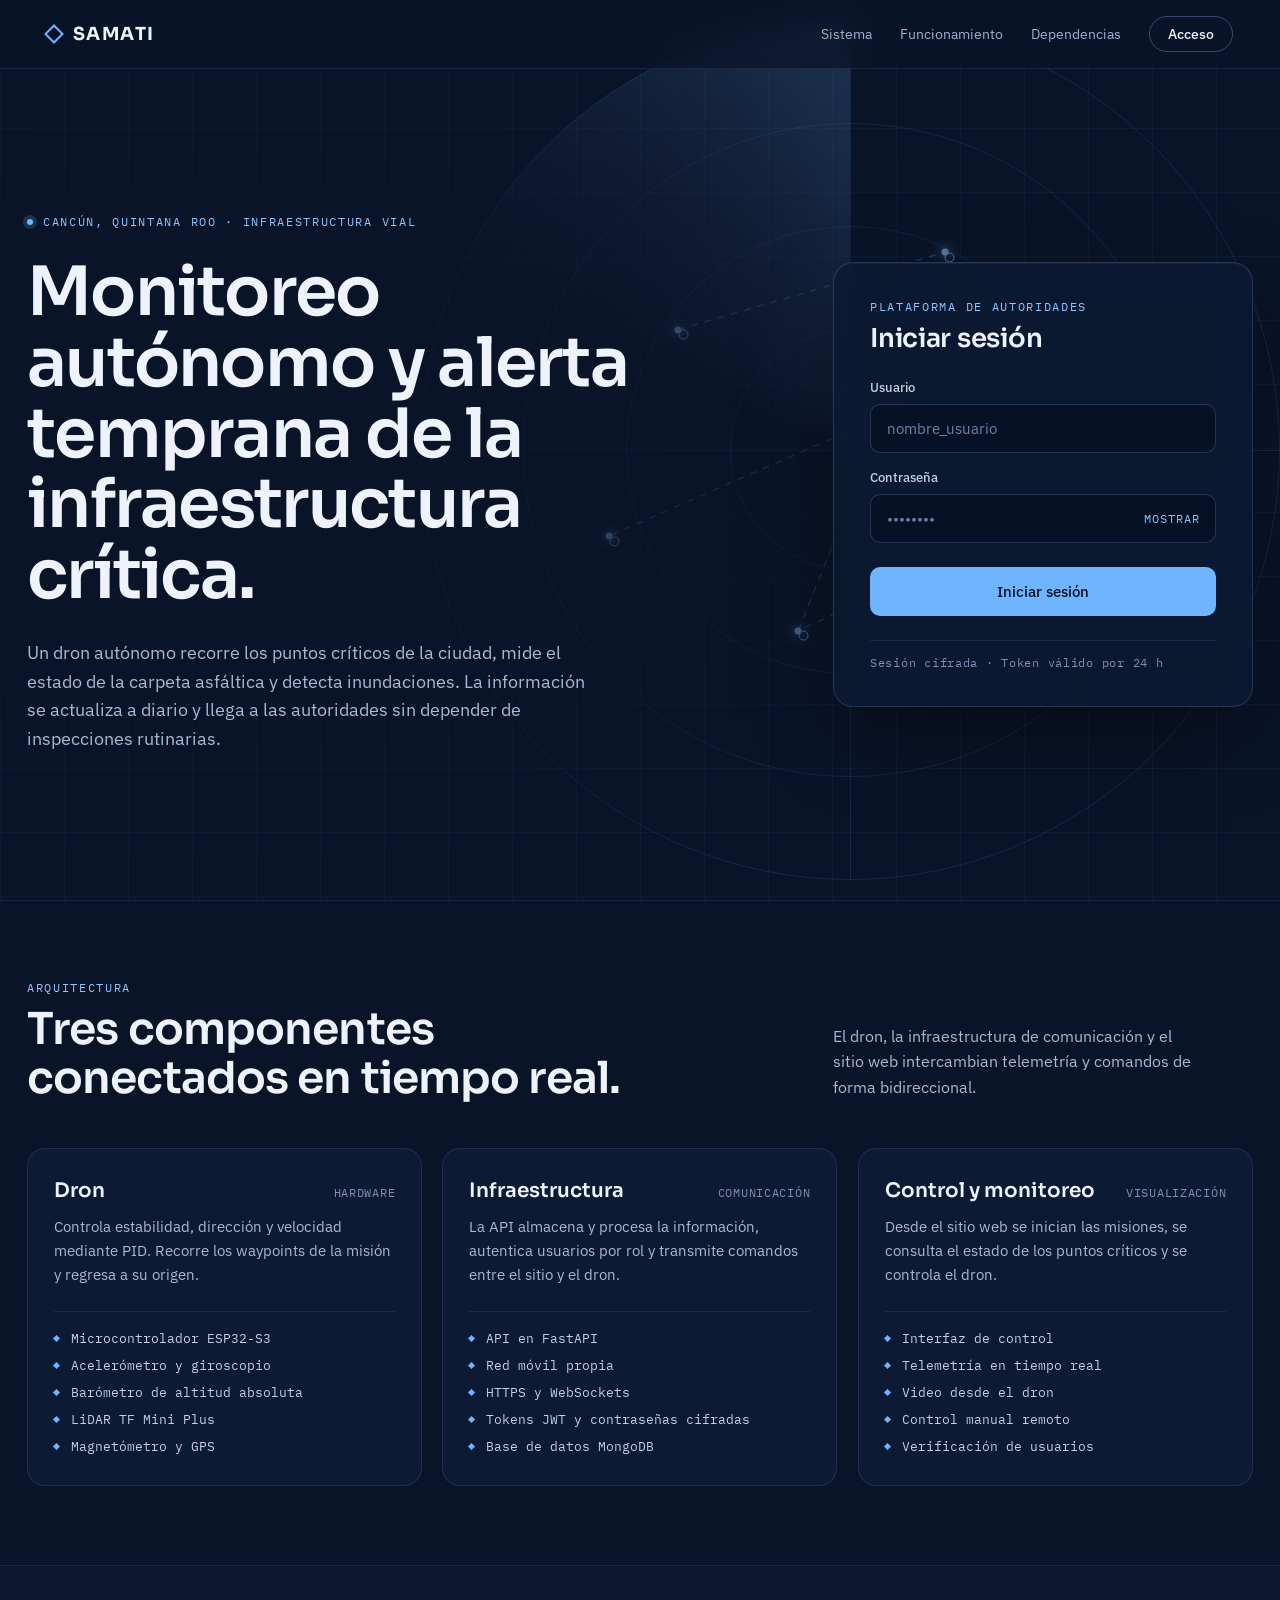
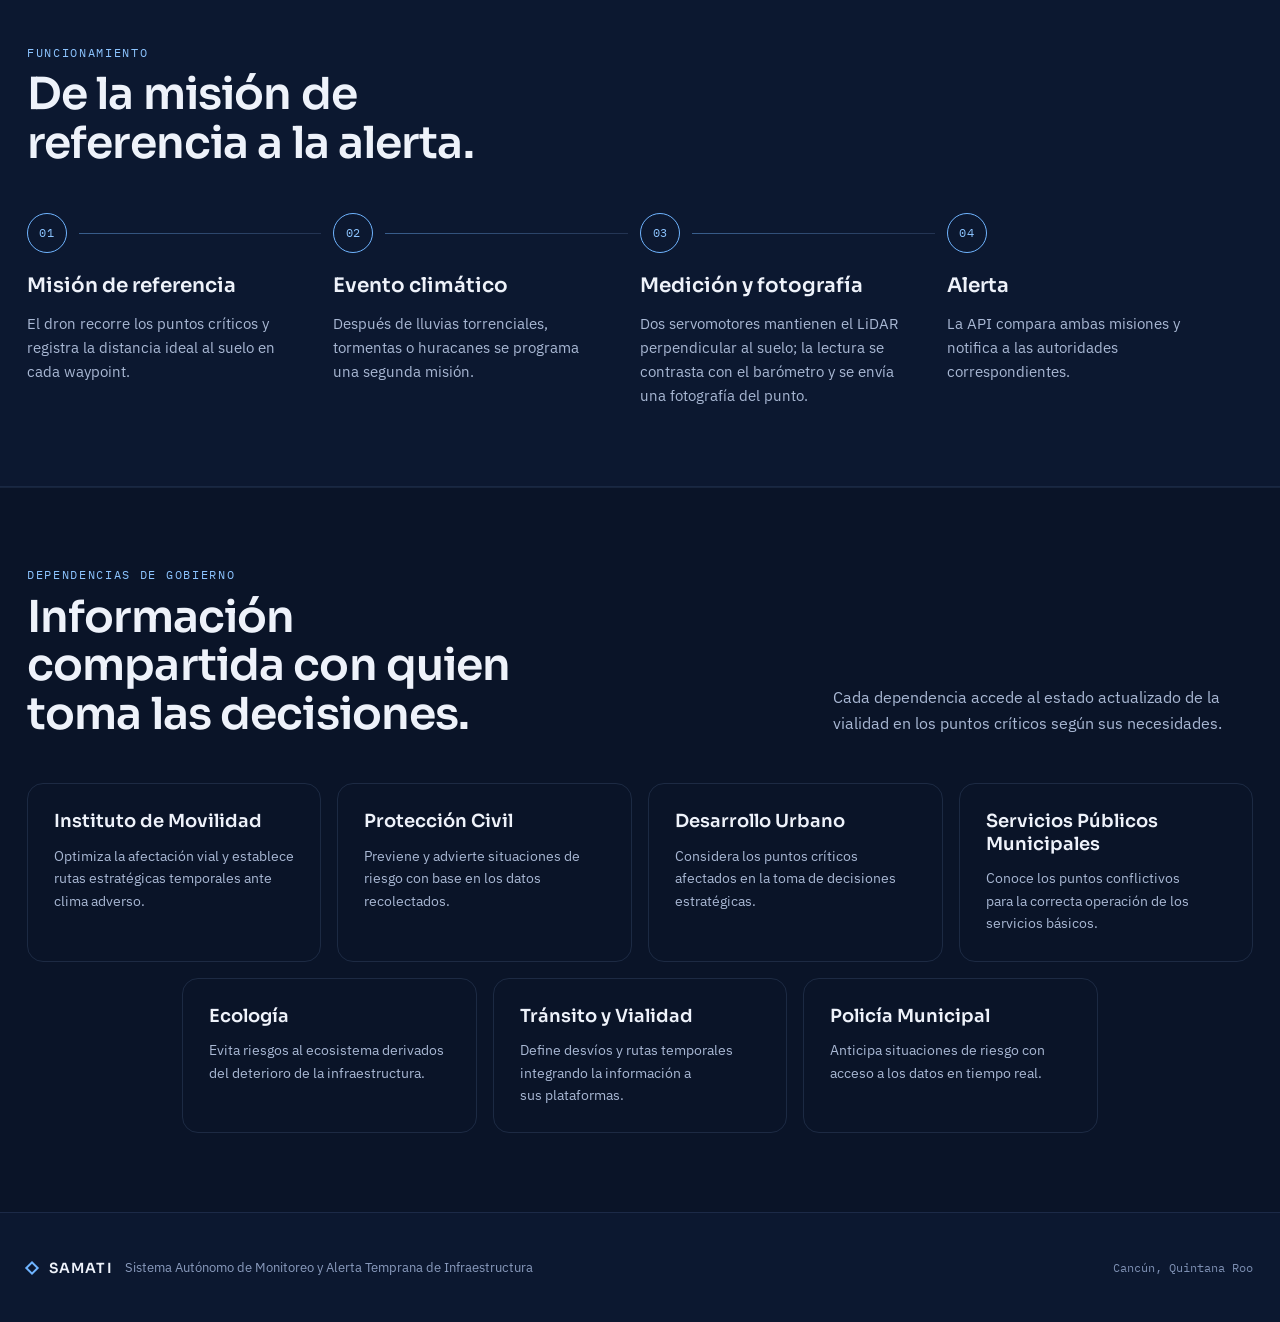
<file: sitio_web/index.html>
<!DOCTYPE html>
<html lang="es">
<head>
  <meta charset="UTF-8">
  <meta name="viewport" content="width=device-width, initial-scale=1.0">
  <title>SAMATI · Monitoreo y Alerta Temprana de Infraestructura</title>
  <link rel="preconnect" href="https://fonts.googleapis.com">
  <link href="https://fonts.googleapis.com/css2?family=Sora:wght@400;500;600;700&family=IBM+Plex+Sans:wght@400;500&family=IBM+Plex+Mono:wght@400;500&display=swap" rel="stylesheet">
  <link rel="stylesheet" href="styless.css?v=3">
</head>
<body>

  <header class="barra_navegacion">
    <div class="contenedor barra_navegacion_interior">
      <a href="#inicio" class="logo">
        <span class="logo_marca"></span>
        <span class="logo_texto">SAMATI</span>
      </a>
      <nav class="menu_navegacion">
        <a href="#sistema" class="enlace_menu">Sistema</a>
        <a href="#funcionamiento" class="enlace_menu">Funcionamiento</a>
        <a href="#dependencias" class="enlace_menu">Dependencias</a>
        <button type="button" class="boton_acceso" id="boton_acceso">Acceso</button>
      </nav>
    </div>
  </header>

  <main>
    <section id="inicio" class="seccion_inicio">
      <div class="radar" aria-hidden="true">
        <span class="radar_anillo radar_anillo_1"></span>
        <span class="radar_anillo radar_anillo_2"></span>
        <span class="radar_anillo radar_anillo_3"></span>
        <span class="radar_anillo radar_anillo_4"></span>
        <span class="radar_eje radar_eje_horizontal"></span>
        <span class="radar_eje radar_eje_vertical"></span>
        <span class="radar_barrido"></span>
        <svg class="radar_ruta" viewBox="0 0 100 100" preserveAspectRatio="none">
          <polyline points="30,36 61,27 72,58 44,71 54,46 22,60"></polyline>
        </svg>
        <span class="punto_ruta" style="--pos_x:30%;--pos_y:36%;--retraso:0s"></span>
        <span class="punto_ruta" style="--pos_x:61%;--pos_y:27%;--retraso:.45s"></span>
        <span class="punto_ruta" style="--pos_x:72%;--pos_y:58%;--retraso:.9s"></span>
        <span class="punto_ruta" style="--pos_x:44%;--pos_y:71%;--retraso:1.35s"></span>
        <span class="punto_ruta punto_ruta_alerta" style="--pos_x:54%;--pos_y:46%;--retraso:1.8s"></span>
        <span class="punto_ruta" style="--pos_x:22%;--pos_y:60%;--retraso:2.25s"></span>
      </div>
      <div class="inicio_degradado" aria-hidden="true"></div>

      <div class="contenedor inicio_contenido">
        <div class="inicio_texto">
          <div class="etiqueta_ubicacion revelar" style="--retraso:0ms">
            <span class="punto_estado"></span>
            <span class="etiqueta_ubicacion_texto"><span class="sin_corte">Cancún, Quintana Roo ·</span> <span class="sin_corte">Infraestructura vial</span></span>
          </div>
          <h1 class="titulo_principal revelar" style="--retraso:100ms">Monitoreo autónomo y alerta temprana de la infraestructura crítica.</h1>
          <p class="texto_principal revelar" style="--retraso:200ms">Un dron autónomo recorre los puntos críticos de la ciudad, mide el estado de la carpeta asfáltica y detecta inundaciones. La información se actualiza a diario y llega a las autoridades sin depender de inspecciones rutinarias.</p>
          <!-- TEMPORAL: recuadro de datos del dron oculto. Quitar este comentario para restaurarlo.
          <div class="cuadricula_datos revelar" style="--retraso:300ms">
            <div class="dato"><span class="dato_valor">55<span class="dato_unidad">min</span></span><span class="dato_nombre">Autonomía</span></div>
            <div class="dato"><span class="dato_valor">13<span class="dato_unidad">km</span></span><span class="dato_nombre">Radio de misión</span></div>
            <div class="dato"><span class="dato_valor">35<span class="dato_unidad">km/h</span></span><span class="dato_nombre">Crucero</span></div>
            <div class="dato"><span class="dato_valor">3.6<span class="dato_unidad">kg</span></span><span class="dato_nombre">Peso total</span></div>
          </div>
          -->
        </div>

        <div class="tarjeta_login revelar" style="--retraso:250ms">
          <form id="formulario_login" class="formulario_login" novalidate>
            <div class="encabezado_login">
              <span class="etiqueta_mono">Plataforma de autoridades</span>
              <h2 class="titulo_login">Iniciar sesión</h2>
            </div>
            <div class="grupo_campos">
              <label for="campo_usuario" class="campo">
                <span class="campo_etiqueta">Usuario</span>
                <input id="campo_usuario" name="username" type="text" class="campo_entrada" autocomplete="username" placeholder="nombre_usuario">
              </label>
              <label for="campo_contrasena" class="campo">
                <span class="campo_etiqueta">Contraseña</span>
                <span class="campo_contrasena_envoltura">
                  <input id="campo_contrasena" name="password" type="password" class="campo_entrada campo_entrada_contrasena" autocomplete="current-password" placeholder="••••••••">
                  <button type="button" id="boton_mostrar_contrasena" class="boton_mostrar_contrasena">Mostrar</button>
                </span>
              </label>
            </div>
            <div id="mensaje_error" class="mensaje_error" role="alert" hidden>
              <span class="mensaje_error_punto"></span>
              <span id="mensaje_error_texto"></span>
            </div>
            <button type="submit" id="boton_iniciar_sesion" class="boton_primario">
              <span class="indicador_carga"></span>
              <span id="texto_boton_login">Iniciar sesión</span>
            </button>
            <div class="nota_login">Sesión cifrada · Token válido por 24 h</div>
          </form>

          <div id="vista_acceso_exitoso" class="vista_acceso_exitoso" hidden>
            <div class="icono_exito"><span class="icono_exito_marca"></span></div>
            <div class="encabezado_login">
              <span class="etiqueta_mono">Acceso concedido</span>
              <h2 class="titulo_login">Bienvenido, <span id="nombre_usuario_exito"></span></h2>
              <p class="texto_secundario">Tu sesión está activa durante las próximas 24 horas.</p>
            </div>
            <a href="panel_control/index.html" class="boton_primario">Ir al panel de control</a>
            <button type="button" id="boton_cerrar_sesion" class="boton_texto">Cerrar sesión</button>
          </div>
        </div>
      </div>
    </section>

    <section id="sistema" class="seccion">
      <div class="contenedor seccion_interior">
        <div class="encabezado_seccion revelar">
          <div class="encabezado_seccion_titulos">
            <span class="etiqueta_mono">Arquitectura</span>
            <h2 class="titulo_seccion">Tres componentes conectados en tiempo real.</h2>
          </div>
          <p class="texto_secundario encabezado_seccion_texto">El dron, la infraestructura de comunicación y el sitio web intercambian telemetría y comandos de forma bidireccional.</p>
        </div>
        <div class="cuadricula_componentes">
          <article class="tarjeta_componente revelar" style="--retraso:0ms">
            <div class="tarjeta_componente_texto">
              <div class="tarjeta_componente_cabecera"><h3 class="titulo_tarjeta">Dron</h3><span class="etiqueta_pequena">Hardware</span></div>
              <p class="texto_secundario">Controla estabilidad, dirección y velocidad mediante PID. Recorre los waypoints de la misión y regresa a su origen.</p>
            </div>
            <ul class="lista_elementos">
              <li>Microcontrolador ESP32-S3</li>
              <li>Acelerómetro y giroscopio</li>
              <li>Barómetro de altitud absoluta</li>
              <li>LiDAR TF Mini Plus</li>
              <li>Magnetómetro y GPS</li>
            </ul>
          </article>
          <article class="tarjeta_componente revelar" style="--retraso:120ms">
            <div class="tarjeta_componente_texto">
              <div class="tarjeta_componente_cabecera"><h3 class="titulo_tarjeta">Infraestructura</h3><span class="etiqueta_pequena">Comunicación</span></div>
              <p class="texto_secundario">La API almacena y procesa la información, autentica usuarios por rol y transmite comandos entre el sitio y el dron.</p>
            </div>
            <ul class="lista_elementos">
              <li>API en FastAPI</li>
              <li>Red móvil propia</li>
              <li>HTTPS y WebSockets</li>
              <li>Tokens JWT y contraseñas cifradas</li>
              <li>Base de datos MongoDB</li>
            </ul>
          </article>
          <article class="tarjeta_componente revelar" style="--retraso:240ms">
            <div class="tarjeta_componente_texto">
              <div class="tarjeta_componente_cabecera"><h3 class="titulo_tarjeta">Control y monitoreo</h3><span class="etiqueta_pequena">Visualización</span></div>
              <p class="texto_secundario">Desde el sitio web se inician las misiones, se consulta el estado de los puntos críticos y se controla el dron.</p>
            </div>
            <ul class="lista_elementos">
              <li>Interfaz de control</li>
              <li>Telemetría en tiempo real</li>
              <li>Video desde el dron</li>
              <li>Control manual remoto</li>
              <li>Verificación de usuarios</li>
            </ul>
          </article>
        </div>
      </div>
    </section>

    <section id="funcionamiento" class="seccion seccion_alterna">
      <div class="contenedor seccion_interior">
        <div class="encabezado_seccion revelar">
          <div class="encabezado_seccion_titulos">
            <span class="etiqueta_mono">Funcionamiento</span>
            <h2 class="titulo_seccion">De la misión de referencia a la alerta.</h2>
          </div>
        </div>
        <ol class="linea_pasos">
          <li class="paso revelar" style="--retraso:0ms">
            <span class="numero_mono paso_nodo" aria-hidden="true">01</span>
            <h3 class="titulo_paso">Misión de referencia</h3>
            <p class="texto_secundario">El dron recorre los puntos críticos y registra la distancia ideal al suelo en cada waypoint.</p>
          </li>
          <li class="paso revelar" style="--retraso:120ms">
            <span class="numero_mono paso_nodo" aria-hidden="true">02</span>
            <h3 class="titulo_paso">Evento climático</h3>
            <p class="texto_secundario">Después de lluvias torrenciales, tormentas o huracanes se programa una segunda misión.</p>
          </li>
          <li class="paso revelar" style="--retraso:240ms">
            <span class="numero_mono paso_nodo" aria-hidden="true">03</span>
            <h3 class="titulo_paso">Medición y fotografía</h3>
            <p class="texto_secundario">Dos servomotores mantienen el LiDAR perpendicular al suelo; la lectura se contrasta con el barómetro y se envía una fotografía del punto.</p>
          </li>
          <li class="paso revelar" style="--retraso:360ms">
            <span class="numero_mono paso_nodo" aria-hidden="true">04</span>
            <h3 class="titulo_paso">Alerta</h3>
            <p class="texto_secundario">La API compara ambas misiones y notifica a las autoridades correspondientes.</p>
          </li>
        </ol>
      </div>
    </section>

    <section id="dependencias" class="seccion">
      <div class="contenedor seccion_interior">
        <div class="encabezado_seccion revelar">
          <div class="encabezado_seccion_titulos">
            <span class="etiqueta_mono">Dependencias de gobierno</span>
            <h2 class="titulo_seccion">Información compartida con quien toma las decisiones.</h2>
          </div>
          <p class="texto_secundario encabezado_seccion_texto">Cada dependencia accede al estado actualizado de la vialidad en los puntos críticos según sus necesidades.</p>
        </div>
        <div class="cuadricula_dependencias">
          <div class="tarjeta_dependencia revelar" style="--retraso:0ms"><h3 class="titulo_dependencia">Instituto de Movilidad</h3><p class="texto_secundario">Optimiza la afectación vial y establece rutas estratégicas temporales ante clima adverso.</p></div>
          <div class="tarjeta_dependencia revelar" style="--retraso:60ms"><h3 class="titulo_dependencia">Protección Civil</h3><p class="texto_secundario">Previene y advierte situaciones de riesgo con base en los datos recolectados.</p></div>
          <div class="tarjeta_dependencia revelar" style="--retraso:120ms"><h3 class="titulo_dependencia">Desarrollo Urbano</h3><p class="texto_secundario">Considera los puntos críticos afectados en la toma de decisiones estratégicas.</p></div>
          <div class="tarjeta_dependencia revelar" style="--retraso:180ms"><h3 class="titulo_dependencia">Servicios Públicos Municipales</h3><p class="texto_secundario">Conoce los puntos conflictivos para la correcta operación de los servicios básicos.</p></div>
          <div class="tarjeta_dependencia revelar" style="--retraso:0ms"><h3 class="titulo_dependencia">Ecología</h3><p class="texto_secundario">Evita riesgos al ecosistema derivados del deterioro de la infraestructura.</p></div>
          <div class="tarjeta_dependencia revelar" style="--retraso:60ms"><h3 class="titulo_dependencia">Tránsito y Vialidad</h3><p class="texto_secundario">Define desvíos y rutas temporales integrando la información a sus plataformas.</p></div>
          <div class="tarjeta_dependencia revelar" style="--retraso:120ms"><h3 class="titulo_dependencia">Policía Municipal</h3><p class="texto_secundario">Anticipa situaciones de riesgo con acceso a los datos en tiempo real.</p></div>
        </div>
      </div>
    </section>
  </main>

  <footer class="pie_pagina">
    <div class="contenedor pie_pagina_interior">
      <div class="pie_pagina_marca">
        <span class="logo_marca logo_marca_pequena"></span>
        <span class="logo_texto logo_texto_pequeno">SAMATI</span>
        <span class="pie_pagina_descripcion">Sistema Autónomo de Monitoreo y Alerta Temprana de Infraestructura</span>
      </div>
      <span class="numero_mono pie_pagina_ubicacion">Cancún, Quintana Roo</span>
    </div>
  </footer>

  <script src="main.js?v=7"></script>
</body>
</html>
</file>
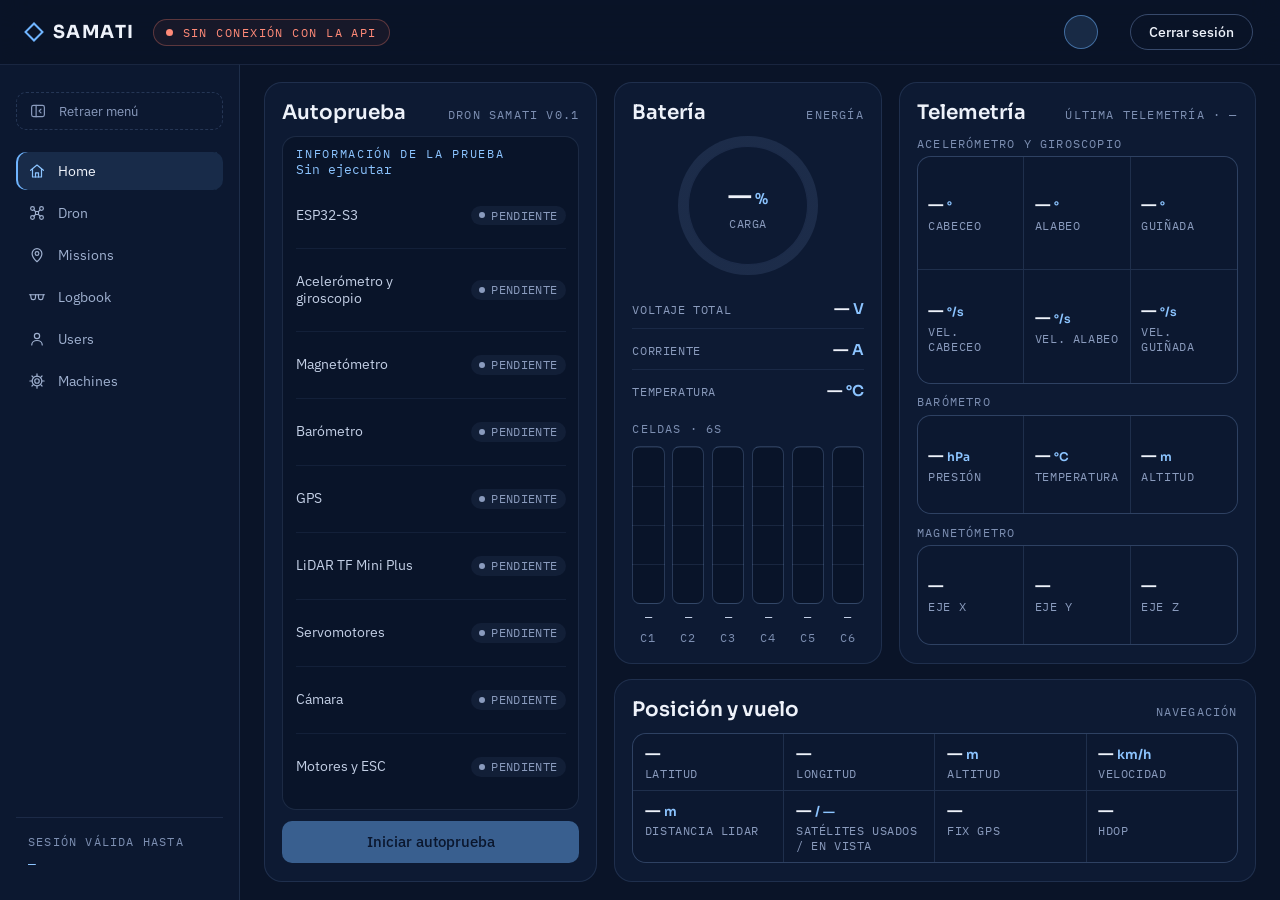
<file: sitio_web/panel_control/index.html>
<!DOCTYPE html>
<html lang="es">
<head>
  <meta charset="UTF-8">
  <meta name="viewport" content="width=device-width, initial-scale=1.0">
  <title>Panel de control · SAMATI</title>
  <link rel="preconnect" href="https://fonts.googleapis.com">
  <link href="https://fonts.googleapis.com/css2?family=Sora:wght@400;500;600;700&family=IBM+Plex+Sans:wght@400;500&family=IBM+Plex+Mono:wght@400;500&display=swap" rel="stylesheet">
  <link rel="stylesheet" href="../styless.css?v=3">
  <link rel="stylesheet" href="styless.css?v=8">
</head>
<body class="pagina_panel pagina_inicio">

  <header class="barra_navegacion barra_navegacion_panel">
    <div class="barra_navegacion_interior">
      <div class="marca_panel">
        <a href="index.html" class="logo">
          <span class="logo_marca"></span>
          <span class="logo_texto">SAMATI</span>
        </a>
        <div class="estado_enlace estado_enlace_desconectado" id="estado_enlace" role="status" aria-live="polite">
          <span class="estado_enlace_punto"></span>
          <span id="estado_enlace_texto">Sin conexión con la API</span>
        </div>
      </div>
      <div class="menu_navegacion">
        <div class="usuario_sesion">
          <span class="usuario_avatar" id="usuario_avatar" aria-hidden="true"></span>
          <span class="usuario_datos">
            <span class="usuario_nombre" id="usuario_nombre"></span>
            <span class="etiqueta_pequena" id="usuario_rol"></span>
          </span>
        </div>
        <button type="button" class="boton_acceso" id="boton_cerrar_sesion_panel">Cerrar sesión</button>
      </div>
    </div>
  </header>

  <div class="panel_estructura">
    <aside class="barra_lateral"><!-- El menú lo construye sesion_panel.js (construir_barra_lateral) --></aside>

    <main class="panel_contenido">
      <section id="vista_inicio" class="vista_panel vista_inicio" aria-label="Estado del dron">
        <div class="cuadricula_panel cuadricula_inicio">
          <article class="tarjeta_componente tarjeta_panel tarjeta_prueba revelar" style="--retraso:60ms">
            <!-- main.js reemplaza el nombre con la versión que reporta el dron -->
            <div class="tarjeta_componente_cabecera"><h2 class="titulo_tarjeta">Autoprueba</h2><span class="etiqueta_pequena" id="titulo_dron">Dron SAMATI V0.1</span></div>
            <div class="informacion_prueba">
              <div class="informacion_prueba_cabecera">
                <span class="etiqueta_mono">Información de la prueba</span>
                <span class="numero_mono" id="resumen_prueba">Sin ejecutar</span>
              </div>
              <ul class="lista_prueba" id="lista_prueba">
                <li class="lista_prueba_fila" data-componente="microcontroller"><span>ESP32-S3</span><span class="estado_prueba">Pendiente</span></li>
                <li class="lista_prueba_fila" data-componente="acelerometer_gyroscope"><span>Acelerómetro y giroscopio</span><span class="estado_prueba">Pendiente</span></li>
                <li class="lista_prueba_fila" data-componente="magnetometer"><span>Magnetómetro</span><span class="estado_prueba">Pendiente</span></li>
                <li class="lista_prueba_fila" data-componente="barometer"><span>Barómetro</span><span class="estado_prueba">Pendiente</span></li>
                <li class="lista_prueba_fila" data-componente="gps"><span>GPS</span><span class="estado_prueba">Pendiente</span></li>
                <li class="lista_prueba_fila" data-componente="lidar_distance"><span>LiDAR TF Mini Plus</span><span class="estado_prueba">Pendiente</span></li>
                <li class="lista_prueba_fila" data-componente="servo_motor"><span>Servomotores</span><span class="estado_prueba">Pendiente</span></li>
                <li class="lista_prueba_fila" data-componente="camera"><span>Cámara</span><span class="estado_prueba">Pendiente</span></li>
                <li class="lista_prueba_fila" data-componente="esc_motor"><span>Motores y ESC</span><span class="estado_prueba">Pendiente</span></li>
              </ul>
            </div>
            <button type="button" class="boton_primario" id="boton_autoprueba" disabled>
              <span class="indicador_carga"></span>
              <span id="texto_boton_autoprueba">Iniciar autoprueba</span>
            </button>
          </article>

          <article class="tarjeta_componente tarjeta_panel tarjeta_bateria revelar" style="--retraso:120ms">
            <div class="tarjeta_componente_cabecera"><h2 class="titulo_tarjeta">Batería</h2><span class="etiqueta_pequena">Energía</span></div>
            <div class="resumen_bateria">
              <!-- El anillo se llena con --carga (0 a 100), que pinta main.js junto con el porcentaje -->
              <div class="anillo_carga" id="anillo_carga" style="--carga: 0">
                <span class="anillo_carga_valor"><span id="bateria_porcentaje">—</span><span class="dato_unidad">%</span></span>
                <span class="dato_nombre">Carga</span>
              </div>
              <dl class="lista_bateria">
                <div class="fila_bateria"><dt class="dato_nombre">Voltaje total</dt><dd><span id="bateria_voltaje">—</span><span class="dato_unidad">V</span></dd></div>
                <div class="fila_bateria"><dt class="dato_nombre">Corriente</dt><dd><span id="bateria_corriente">—</span><span class="dato_unidad">A</span></dd></div>
                <div class="fila_bateria"><dt class="dato_nombre">Temperatura</dt><dd><span id="bateria_temperatura">—</span><span class="dato_unidad">°C</span></dd></div>
              </dl>
            </div>
            <span class="etiqueta_pequena etiqueta_celdas">Celdas · 6S</span>
            <div class="celdas_bateria" id="celdas_bateria">
              <div class="celda_bateria"><span class="celda_bateria_barra"><span class="celda_bateria_relleno"></span></span><span class="numero_mono celda_bateria_valor">—</span><span class="etiqueta_pequena">C1</span></div>
              <div class="celda_bateria"><span class="celda_bateria_barra"><span class="celda_bateria_relleno"></span></span><span class="numero_mono celda_bateria_valor">—</span><span class="etiqueta_pequena">C2</span></div>
              <div class="celda_bateria"><span class="celda_bateria_barra"><span class="celda_bateria_relleno"></span></span><span class="numero_mono celda_bateria_valor">—</span><span class="etiqueta_pequena">C3</span></div>
              <div class="celda_bateria"><span class="celda_bateria_barra"><span class="celda_bateria_relleno"></span></span><span class="numero_mono celda_bateria_valor">—</span><span class="etiqueta_pequena">C4</span></div>
              <div class="celda_bateria"><span class="celda_bateria_barra"><span class="celda_bateria_relleno"></span></span><span class="numero_mono celda_bateria_valor">—</span><span class="etiqueta_pequena">C5</span></div>
              <div class="celda_bateria"><span class="celda_bateria_barra"><span class="celda_bateria_relleno"></span></span><span class="numero_mono celda_bateria_valor">—</span><span class="etiqueta_pequena">C6</span></div>
            </div>
          </article>

          <article class="tarjeta_componente tarjeta_panel tarjeta_telemetria revelar" style="--retraso:150ms">
            <div class="tarjeta_componente_cabecera"><h2 class="titulo_tarjeta">Telemetría</h2><span class="etiqueta_pequena">Última telemetría · <span id="ultima_telemetria">—</span></span></div>
            <div class="bloque_telemetria">
              <div class="grupo_telemetria">
                <span class="etiqueta_pequena">Acelerómetro y giroscopio</span>
                <div class="cuadricula_datos cuadricula_datos_compacta cuadricula_datos_tres">
                  <div class="dato"><span class="dato_valor"><span id="imu_cabeceo">—</span><span class="dato_unidad">°</span></span><span class="dato_nombre">Cabeceo</span></div>
                  <div class="dato"><span class="dato_valor"><span id="imu_alabeo">—</span><span class="dato_unidad">°</span></span><span class="dato_nombre">Alabeo</span></div>
                  <div class="dato"><span class="dato_valor"><span id="imu_guinada">—</span><span class="dato_unidad">°</span></span><span class="dato_nombre">Guiñada</span></div>
                  <div class="dato"><span class="dato_valor"><span id="imu_vel_cabeceo">—</span><span class="dato_unidad">°/s</span></span><span class="dato_nombre">Vel. cabeceo</span></div>
                  <div class="dato"><span class="dato_valor"><span id="imu_vel_alabeo">—</span><span class="dato_unidad">°/s</span></span><span class="dato_nombre">Vel. alabeo</span></div>
                  <div class="dato"><span class="dato_valor"><span id="imu_vel_guinada">—</span><span class="dato_unidad">°/s</span></span><span class="dato_nombre">Vel. guiñada</span></div>
                </div>
              </div>
              <div class="grupo_telemetria">
                <span class="etiqueta_pequena">Barómetro</span>
                <div class="cuadricula_datos cuadricula_datos_compacta cuadricula_datos_tres">
                  <div class="dato"><span class="dato_valor"><span id="barometro_presion">—</span><span class="dato_unidad">hPa</span></span><span class="dato_nombre">Presión</span></div>
                  <div class="dato"><span class="dato_valor"><span id="barometro_temperatura">—</span><span class="dato_unidad">°C</span></span><span class="dato_nombre">Temperatura</span></div>
                  <div class="dato"><span class="dato_valor"><span id="barometro_altitud">—</span><span class="dato_unidad">m</span></span><span class="dato_nombre">Altitud</span></div>
                </div>
              </div>
              <div class="grupo_telemetria">
                <span class="etiqueta_pequena">Magnetómetro</span>
                <div class="cuadricula_datos cuadricula_datos_compacta cuadricula_datos_tres">
                  <div class="dato"><span class="dato_valor"><span id="magnetometro_x">—</span></span><span class="dato_nombre">Eje X</span></div>
                  <div class="dato"><span class="dato_valor"><span id="magnetometro_y">—</span></span><span class="dato_nombre">Eje Y</span></div>
                  <div class="dato"><span class="dato_valor"><span id="magnetometro_z">—</span></span><span class="dato_nombre">Eje Z</span></div>
                </div>
              </div>
            </div>
          </article>

          <article class="tarjeta_componente tarjeta_panel tarjeta_panel_ancha tarjeta_posicion revelar" style="--retraso:180ms">
            <div class="tarjeta_componente_cabecera"><h2 class="titulo_tarjeta">Posición y vuelo</h2><span class="etiqueta_pequena">Navegación</span></div>
            <div class="cuadricula_datos cuadricula_datos_compacta">
              <div class="dato"><span class="dato_valor" id="telemetria_latitud">—</span><span class="dato_nombre">Latitud</span></div>
              <div class="dato"><span class="dato_valor" id="telemetria_longitud">—</span><span class="dato_nombre">Longitud</span></div>
              <div class="dato"><span class="dato_valor"><span id="telemetria_altitud">—</span><span class="dato_unidad">m</span></span><span class="dato_nombre">Altitud</span></div>
              <div class="dato"><span class="dato_valor"><span id="telemetria_velocidad">—</span><span class="dato_unidad">km/h</span></span><span class="dato_nombre">Velocidad</span></div>
              <div class="dato"><span class="dato_valor"><span id="lidar_distancia">—</span><span class="dato_unidad">m</span></span><span class="dato_nombre">Distancia LiDAR</span></div>
              <div class="dato"><span class="dato_valor"><span id="gps_satelites">—</span><span class="dato_unidad">/ <span id="gps_satelites_vista">—</span></span></span><span class="dato_nombre">Satélites usados / en vista</span></div>
              <div class="dato"><span class="dato_valor" id="gps_fix">—</span><span class="dato_nombre">Fix GPS</span></div>
              <div class="dato"><span class="dato_valor" id="gps_hdop">—</span><span class="dato_nombre">HDOP</span></div>
            </div>
          </article>
        </div>
      </section>
    </main>
  </div>

  <script src="../main.js?v=7"></script>
  <script src="sesion_panel.js?v=9"></script>
  <script src="enlace_ws.js?v=1"></script>
  <script src="main.js?v=3"></script>
</body>
</html>
</file>
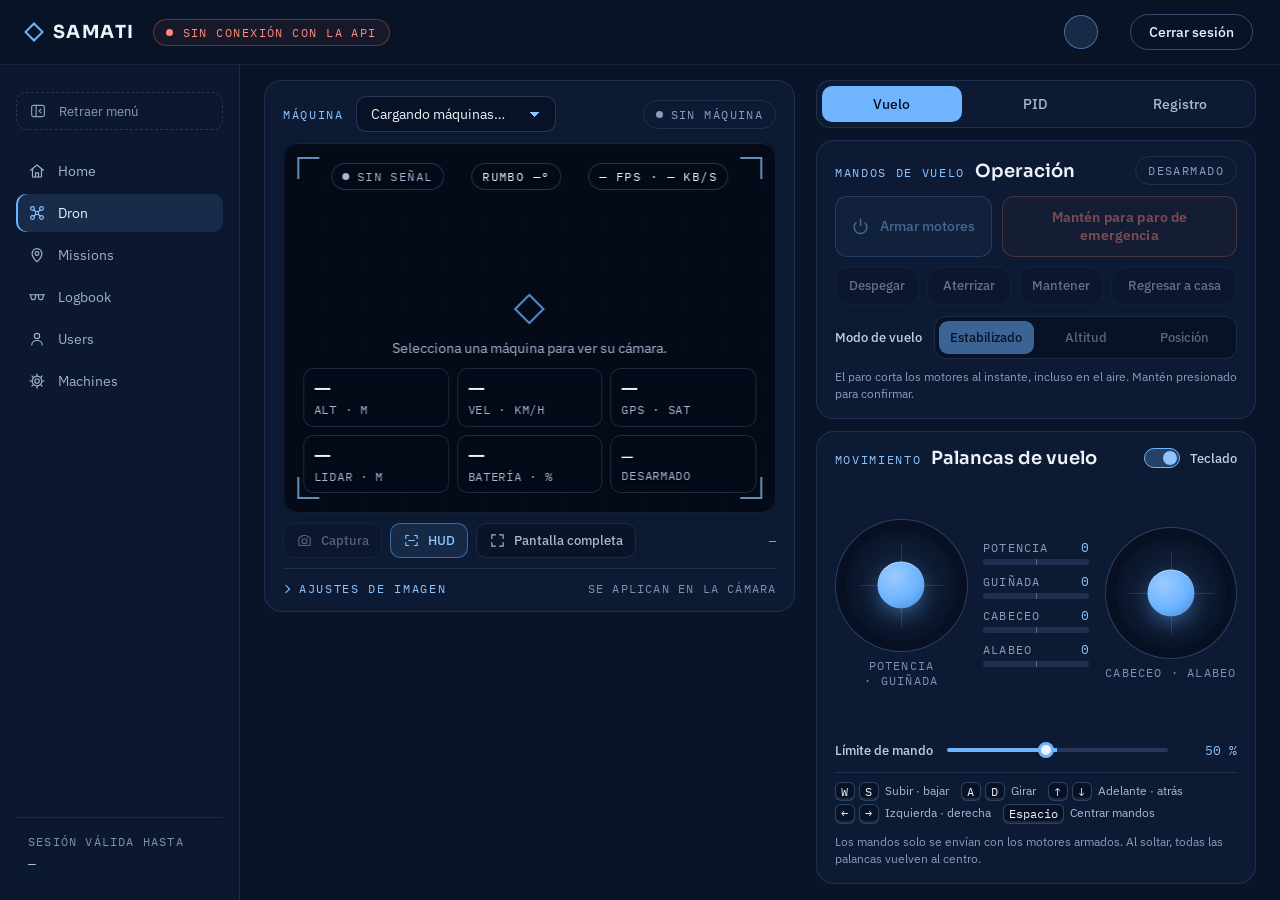
<file: sitio_web/panel_control/Control_dron/index.html>
<!DOCTYPE html>
<html lang="es">
<head>
  <meta charset="UTF-8">
  <meta name="viewport" content="width=device-width, initial-scale=1.0">
  <title>Control del dron · SAMATI</title>
  <link rel="preconnect" href="https://fonts.googleapis.com">
  <link href="https://fonts.googleapis.com/css2?family=Sora:wght@400;500;600;700&family=IBM+Plex+Sans:wght@400;500&family=IBM+Plex+Mono:wght@400;500&display=swap" rel="stylesheet">
  <link rel="stylesheet" href="../../styless.css?v=3">
  <link rel="stylesheet" href="../styless.css?v=8">
  <link rel="stylesheet" href="styless.css?v=7">
</head>
<body class="pagina_panel">

  <header class="barra_navegacion barra_navegacion_panel">
    <div class="barra_navegacion_interior">
      <div class="marca_panel">
        <a href="../index.html" class="logo">
          <span class="logo_marca"></span>
          <span class="logo_texto">SAMATI</span>
        </a>
        <div class="estado_enlace estado_enlace_desconectado" id="estado_enlace" role="status" aria-live="polite">
          <span class="estado_enlace_punto"></span>
          <span id="estado_enlace_texto">Sin conexión con la API</span>
        </div>
      </div>
      <div class="menu_navegacion">
        <div class="usuario_sesion">
          <span class="usuario_avatar" id="usuario_avatar" aria-hidden="true"></span>
          <span class="usuario_datos">
            <span class="usuario_nombre" id="usuario_nombre"></span>
            <span class="etiqueta_pequena" id="usuario_rol"></span>
          </span>
        </div>
        <button type="button" class="boton_acceso" id="boton_cerrar_sesion_panel">Cerrar sesión</button>
      </div>
    </div>
  </header>

  <div class="panel_estructura">
    <aside class="barra_lateral"><!-- El menú lo construye sesion_panel.js (construir_barra_lateral) --></aside>

    <main class="panel_contenido">
      <section class="vista_panel vista_control" aria-label="Control del dron">
        <!-- camera_rt.py y el /ws del panel solo aceptan roles 4 y O5-1 -->
        <article class="tarjeta_componente tarjeta_panel" id="aviso_permisos" hidden>
          <span class="etiqueta_mono">Acceso restringido</span>
          <h2 class="titulo_tarjeta">Tu rol no permite controlar el dron.</h2>
        </article>

        <div class="cuadricula_control" id="cuadricula_control">
          <div class="columna_control columna_video revelar" style="--retraso:60ms">
            <!-- ===== Vídeo ===== -->
            <article class="tarjeta_componente tarjeta_panel tarjeta_video">
              <div class="tarjeta_componente_cabecera">
                <label for="selector_maquina" class="selector_maquina">
                  <span class="etiqueta_mono">Máquina</span>
                  <select id="selector_maquina" class="campo_entrada campo_selector" autocomplete="off">
                    <option value="">Cargando máquinas…</option>
                  </select>
                </label>
                <span class="estado_camara estado_camara_sin_maquina" id="estado_camara" role="status" aria-live="polite">
                  <span class="estado_camara_punto"></span>
                  <span id="estado_camara_texto">Sin máquina</span>
                </span>
              </div>

              <div class="marco_video" id="marco_video">
                <img class="imagen_video" id="imagen_video" alt="Vídeo en vivo de la cámara del dron" hidden>
                <div class="video_espera" id="video_espera">
                  <span class="logo_marca video_espera_marca"></span>
                  <p id="video_espera_texto">Selecciona una máquina para ver su cámara.</p>
                </div>

                <div class="hud" id="hud" aria-hidden="true">
                  <span class="hud_esquina hud_esquina_superior_izquierda"></span>
                  <span class="hud_esquina hud_esquina_superior_derecha"></span>
                  <span class="hud_esquina hud_esquina_inferior_izquierda"></span>
                  <span class="hud_esquina hud_esquina_inferior_derecha"></span>

                  <div class="hud_superior">
                    <span class="hud_etiqueta hud_en_vivo" id="hud_en_vivo">Sin señal</span>
                    <span class="hud_etiqueta hud_rumbo">RUMBO <span id="hud_rumbo">—</span>°</span>
                    <span class="hud_etiqueta" id="hud_estadisticas">— fps · — kB/s</span>
                  </div>

                  <div class="hud_horizonte" id="hud_horizonte">
                    <span class="hud_horizonte_linea"></span>
                    <span class="hud_horizonte_marca hud_horizonte_marca_arriba"></span>
                    <span class="hud_horizonte_marca hud_horizonte_marca_abajo"></span>
                  </div>
                  <span class="hud_reticula"></span>

                  <div class="hud_inferior">
                    <div class="hud_dato"><span class="hud_dato_valor" id="hud_altitud">—</span><span class="hud_dato_nombre">Alt · m</span></div>
                    <div class="hud_dato"><span class="hud_dato_valor" id="hud_velocidad">—</span><span class="hud_dato_nombre">Vel · km/h</span></div>
                    <div class="hud_dato"><span class="hud_dato_valor" id="hud_satelites">—</span><span class="hud_dato_nombre" id="hud_fix">GPS · sat</span></div>
                    <div class="hud_dato"><span class="hud_dato_valor" id="hud_lidar">—</span><span class="hud_dato_nombre">LiDAR · m</span></div>
                    <div class="hud_dato"><span class="hud_dato_valor" id="hud_bateria">—</span><span class="hud_dato_nombre">Batería · %</span></div>
                    <div class="hud_dato hud_dato_modo"><span class="hud_dato_valor" id="hud_modo">—</span><span class="hud_dato_nombre" id="hud_armado">Desarmado</span></div>
                  </div>
                </div>

                <!-- Solo visible en pantalla completa: la barra de botones queda fuera del marco -->
                <button type="button" class="boton_salir_pantalla" id="boton_salir_pantalla">
                  <svg viewBox="0 0 24 24" aria-hidden="true"><path d="M4 9h5V4M20 9h-5V4M4 15h5v5M20 15h-5v5"></path></svg>
                  <span>Salir</span>
                  <kbd>Esc</kbd>
                </button>
              </div>

              <div class="barra_video">
                <div class="barra_video_botones">
                  <button type="button" class="boton_icono" id="boton_captura" disabled>
                    <svg viewBox="0 0 24 24" aria-hidden="true"><path d="M4 8.5A1.5 1.5 0 0 1 5.5 7h2l1.5-2h6l1.5 2h2A1.5 1.5 0 0 1 20 8.5v9a1.5 1.5 0 0 1-1.5 1.5h-13A1.5 1.5 0 0 1 4 17.5z"></path><circle cx="12" cy="13" r="3.5"></circle></svg>
                    <span>Captura</span>
                  </button>
                  <button type="button" class="boton_icono" id="boton_hud" aria-pressed="true">
                    <svg viewBox="0 0 24 24" aria-hidden="true"><path d="M4 9V5h4M20 9V5h-4M4 15v4h4M20 15v4h-4"></path><path d="M8 12h8"></path></svg>
                    <span>HUD</span>
                  </button>
                  <button type="button" class="boton_icono" id="boton_pantalla_completa" aria-pressed="false">
                    <svg viewBox="0 0 24 24" aria-hidden="true"><path d="M9 4H4v5M15 4h5v5M9 20H4v-5M15 20h5v-5"></path></svg>
                    <span id="texto_pantalla_completa">Pantalla completa</span>
                  </button>
                </div>
                <span class="numero_mono barra_video_resolucion" id="texto_resolucion">—</span>
              </div>

              <details class="ajustes_camara">
                <summary class="ajustes_camara_titulo">
                  <span class="etiqueta_mono">Ajustes de imagen</span>
                  <span class="etiqueta_pequena">Se aplican en la cámara</span>
                </summary>
                <div class="ajustes_camara_cuerpo">
                  <label for="control_flash" class="control_rango">
                    <span class="control_rango_cabecera"><span class="campo_etiqueta">Flash</span><output class="numero_mono" id="valor_flash" for="control_flash">0</output></span>
                    <input type="range" id="control_flash" class="deslizador" min="0" max="255" step="1" value="0">
                  </label>
                  <label for="control_brillo" class="control_rango">
                    <span class="control_rango_cabecera"><span class="campo_etiqueta">Brillo</span><output class="numero_mono" id="valor_brillo" for="control_brillo">0</output></span>
                    <input type="range" id="control_brillo" class="deslizador" min="-2" max="2" step="1" value="0" data-ajuste="brightness">
                  </label>
                  <label for="control_contraste" class="control_rango">
                    <span class="control_rango_cabecera"><span class="campo_etiqueta">Contraste</span><output class="numero_mono" id="valor_contraste" for="control_contraste">0</output></span>
                    <input type="range" id="control_contraste" class="deslizador" min="-2" max="2" step="1" value="0" data-ajuste="contrast">
                  </label>
                  <label for="control_calidad" class="campo">
                    <span class="campo_etiqueta">Calidad JPEG</span>
                    <!-- OV3660: un número menor es mejor calidad y frames más pesados. 25 es CONFIG_CAM_JPEG_QUALITY del firmware;
                         por debajo de 12 un frame UXGA puede pasar de max_frame_bytes (256 KB) y la API lo descarta -->
                    <select id="control_calidad" class="campo_entrada campo_selector" data-ajuste="quality">
                      <option value="12">Alta (12)</option>
                      <option value="18">Media (18)</option>
                      <option value="25" selected>Normal (25)</option>
                      <option value="35">Ligera (35)</option>
                    </select>
                  </label>
                  <label for="control_resolucion" class="campo">
                    <span class="campo_etiqueta">Resolución</span>
                    <!-- value = índice de framesize_t en la versión de esp32-camera del firmware (incluye 128X128 y 320X320);
                         data-nombre = el que manda esp32cam_status_json() para sincronizar el selector -->
                    <select id="control_resolucion" class="campo_entrada campo_selector" data-ajuste="framesize">
                      <option value="6" data-nombre="QVGA">QVGA · 320×240</option>
                      <option value="10" data-nombre="VGA">VGA · 640×480</option>
                      <option value="11" data-nombre="SVGA">SVGA · 800×600</option>
                      <option value="12" data-nombre="XGA">XGA · 1024×768</option>
                      <option value="13" data-nombre="HD">HD · 1280×720</option>
                      <option value="14" data-nombre="SXGA">SXGA · 1280×1024</option>
                      <option value="15" data-nombre="UXGA" selected>UXGA · 1600×1200</option>
                    </select>
                  </label>
                  <div class="ajustes_camara_interruptores">
                    <label for="control_espejo" class="interruptor">
                      <input type="checkbox" id="control_espejo" data-ajuste="hmirror">
                      <span class="interruptor_pista" aria-hidden="true"></span>
                      <span class="campo_etiqueta">Espejo</span>
                    </label>
                    <label for="control_invertir" class="interruptor">
                      <input type="checkbox" id="control_invertir" data-ajuste="vflip">
                      <span class="interruptor_pista" aria-hidden="true"></span>
                      <span class="campo_etiqueta">Invertir</span>
                    </label>
                  </div>
                </div>
              </details>
            </article>
          </div>

          <div class="columna_control columna_panel revelar" style="--retraso:120ms">
            <!-- Pestañas: Vuelo (mandos y palancas), PID y Registro. Las maneja iniciar_pestanas_control() en main.js -->
            <div class="pestanas_control" role="tablist" aria-label="Secciones del control">
              <button type="button" class="pestana_control" role="tab" id="pestana_vuelo" aria-selected="true" aria-controls="panel_vuelo">Vuelo</button>
              <button type="button" class="pestana_control" role="tab" id="pestana_ajuste_pid" aria-selected="false" aria-controls="panel_ajuste_pid" tabindex="-1">PID</button>
              <button type="button" class="pestana_control" role="tab" id="pestana_registro" aria-selected="false" aria-controls="panel_registro" tabindex="-1">
                Registro<span class="pestana_control_aviso" id="aviso_registro" hidden></span>
              </button>
            </div>

            <div class="panel_pestana" id="panel_vuelo" role="tabpanel" aria-labelledby="pestana_vuelo">
              <!-- ===== Mandos ===== -->
              <article class="tarjeta_componente tarjeta_panel tarjeta_operacion">
                <div class="tarjeta_componente_cabecera">
                  <div class="cabecera_titulo">
                    <span class="etiqueta_mono">Mandos de vuelo</span>
                    <h2 class="titulo_tarjeta">Operación</h2>
                  </div>
                  <span class="insignia_armado" id="insignia_armado">Desarmado</span>
                </div>

                <button type="button" class="boton_armar" id="boton_armar" aria-pressed="false" disabled>
                  <svg viewBox="0 0 24 24" aria-hidden="true"><path d="M12 3v8"></path><path d="M6.3 7.2a8 8 0 1 0 11.4 0"></path></svg>
                  <span id="texto_boton_armar">Armar motores</span>
                </button>

                <div class="cuadricula_mandos">
                  <button type="button" class="boton_mando" data-accion="despegar" data-requiere_armado disabled>
                    <svg viewBox="0 0 24 24" aria-hidden="true"><path d="M12 19V6M6.5 11.5 12 6l5.5 5.5"></path><path d="M5 21h14"></path></svg>
                    <span>Despegar</span>
                  </button>
                  <button type="button" class="boton_mando" data-accion="aterrizar" data-requiere_armado disabled>
                    <svg viewBox="0 0 24 24" aria-hidden="true"><path d="M12 4v13M6.5 11.5 12 17l5.5-5.5"></path><path d="M5 21h14"></path></svg>
                    <span>Aterrizar</span>
                  </button>
                  <button type="button" class="boton_mando" data-accion="mantener_posicion" data-requiere_armado disabled>
                    <svg viewBox="0 0 24 24" aria-hidden="true"><circle cx="12" cy="12" r="7.5"></circle><circle cx="12" cy="12" r="2"></circle></svg>
                    <span>Mantener</span>
                  </button>
                  <button type="button" class="boton_mando" data-accion="regresar_casa" data-requiere_armado disabled>
                    <svg viewBox="0 0 24 24" aria-hidden="true"><path d="M4 11.5 12 5l8 6.5"></path><path d="M6.5 10v9h11v-9"></path></svg>
                    <span>Regresar a casa</span>
                  </button>
                </div>

                <fieldset class="selector_segmentos" id="selector_modo" disabled>
                  <legend class="campo_etiqueta">Modo de vuelo</legend>
                  <div class="selector_segmentos_opciones">
                    <label class="segmento"><input type="radio" name="modo_vuelo" value="estabilizado" checked><span>Estabilizado</span></label>
                    <label class="segmento"><input type="radio" name="modo_vuelo" value="altitud"><span>Altitud</span></label>
                    <label class="segmento"><input type="radio" name="modo_vuelo" value="posicion"><span>Posición</span></label>
                  </div>
                </fieldset>

                <button type="button" class="boton_paro" id="boton_paro" title="El paro corta los motores al instante, incluso en el aire. Mantén presionado para confirmar." disabled>
                  <span class="boton_paro_progreso" aria-hidden="true"></span>
                  <span class="boton_paro_texto">Mantén para paro de emergencia</span>
                </button>
                <p class="nota_control">El paro corta los motores al instante, incluso en el aire. Mantén presionado para confirmar.</p>
              </article>

              <!-- ===== Movimiento ===== -->
              <article class="tarjeta_componente tarjeta_panel tarjeta_movimiento">
                <div class="tarjeta_componente_cabecera">
                  <div class="cabecera_titulo">
                    <span class="etiqueta_mono">Movimiento</span>
                    <h2 class="titulo_tarjeta">Palancas de vuelo</h2>
                  </div>
                  <label for="control_teclado" class="interruptor">
                    <input type="checkbox" id="control_teclado" checked>
                    <span class="interruptor_pista" aria-hidden="true"></span>
                    <span class="campo_etiqueta">Teclado</span>
                  </label>
                </div>

                <div class="zona_palancas">
                  <div class="palanca_envoltura">
                    <div class="palanca" id="palanca_izquierda" data-eje_x="guinada" data-eje_y="potencia" role="application" aria-label="Palanca izquierda: potencia y guiñada">
                      <span class="palanca_cruz"></span>
                      <span class="palanca_perilla"></span>
                    </div>
                    <span class="etiqueta_pequena">Potencia · Guiñada</span>
                  </div>

                  <dl class="lecturas_ejes">
                    <div class="lectura_eje"><dt>Potencia</dt><dd><span class="barra_eje"><span class="barra_eje_relleno" id="barra_potencia"></span></span><span class="numero_mono" id="valor_potencia">0</span></dd></div>
                    <div class="lectura_eje"><dt>Guiñada</dt><dd><span class="barra_eje"><span class="barra_eje_relleno" id="barra_guinada"></span></span><span class="numero_mono" id="valor_guinada">0</span></dd></div>
                    <div class="lectura_eje"><dt>Cabeceo</dt><dd><span class="barra_eje"><span class="barra_eje_relleno" id="barra_cabeceo"></span></span><span class="numero_mono" id="valor_cabeceo">0</span></dd></div>
                    <div class="lectura_eje"><dt>Alabeo</dt><dd><span class="barra_eje"><span class="barra_eje_relleno" id="barra_alabeo"></span></span><span class="numero_mono" id="valor_alabeo">0</span></dd></div>
                  </dl>

                  <div class="palanca_envoltura">
                    <div class="palanca" id="palanca_derecha" data-eje_x="alabeo" data-eje_y="cabeceo" role="application" aria-label="Palanca derecha: cabeceo y alabeo">
                      <span class="palanca_cruz"></span>
                      <span class="palanca_perilla"></span>
                    </div>
                    <span class="etiqueta_pequena">Cabeceo · Alabeo</span>
                  </div>
                </div>

                <label for="control_limite" class="control_rango">
                  <span class="control_rango_cabecera"><span class="campo_etiqueta">Límite de mando</span><output class="numero_mono" id="valor_limite" for="control_limite">50 %</output></span>
                  <input type="range" id="control_limite" class="deslizador" min="10" max="100" step="5" value="50">
                </label>

                <ul class="guia_teclas" aria-label="Atajos de teclado">
                  <li><kbd>W</kbd><kbd>S</kbd><span>Subir · bajar</span></li>
                  <li><kbd>A</kbd><kbd>D</kbd><span>Girar</span></li>
                  <li><kbd>↑</kbd><kbd>↓</kbd><span>Adelante · atrás</span></li>
                  <li><kbd>←</kbd><kbd>→</kbd><span>Izquierda · derecha</span></li>
                  <li><kbd>Espacio</kbd><span>Centrar mandos</span></li>
                </ul>
                <p class="nota_control" id="nota_movimiento">Los mandos solo se envían con los motores armados. Al soltar, todas las palancas vuelven al centro.</p>
              </article>
            </div>

            <div class="panel_pestana" id="panel_ajuste_pid" role="tabpanel" aria-labelledby="pestana_ajuste_pid" hidden>
              <!-- ===== PID ===== -->
              <article class="tarjeta_componente tarjeta_panel tarjeta_pid">
                <div class="tarjeta_componente_cabecera">
                  <div class="cabecera_titulo">
                    <span class="etiqueta_mono">Controlador</span>
                    <h2 class="titulo_tarjeta">Ajuste PID</h2>
                  </div>
                  <span class="estado_pid" id="estado_pid">Sin enviar</span>
                </div>

                <div class="pestanas_pid" role="tablist" aria-label="Eje del controlador">
                  <button type="button" class="pestana_pid pestana_pid_activa" role="tab" aria-selected="true" aria-controls="panel_pid" data-eje="alabeo">Alabeo</button>
                  <button type="button" class="pestana_pid" role="tab" aria-selected="false" aria-controls="panel_pid" data-eje="cabeceo">Cabeceo</button>
                  <button type="button" class="pestana_pid" role="tab" aria-selected="false" aria-controls="panel_pid" data-eje="guinada">Guiñada</button>
                  <button type="button" class="pestana_pid" role="tab" aria-selected="false" aria-controls="panel_pid" data-eje="altitud">Altitud</button>
                </div>

                <div class="cuerpo_pid">
                  <div class="panel_pid" id="panel_pid" role="tabpanel">
                    <div class="fila_pid" data-ganancia="kp">
                      <div class="fila_pid_textos">
                        <label for="rango_kp" class="campo_etiqueta" title="Fuerza de la corrección ante el error actual.">Kp · Proporcional</label>
                        <span class="texto_ayuda">Fuerza de la corrección ante el error actual.</span>
                      </div>
                      <input type="range" id="rango_kp" class="deslizador" min="0" max="5" step="0.01">
                      <input type="number" id="numero_kp" class="campo_entrada campo_numero" min="0" max="5" step="0.01" aria-label="Valor de Kp" autocomplete="off">
                    </div>
                    <div class="fila_pid" data-ganancia="ki">
                      <div class="fila_pid_textos">
                        <label for="rango_ki" class="campo_etiqueta" title="Elimina el error que se acumula con el tiempo.">Ki · Integral</label>
                        <span class="texto_ayuda">Elimina el error que se acumula con el tiempo.</span>
                      </div>
                      <input type="range" id="rango_ki" class="deslizador" min="0" max="2" step="0.005">
                      <input type="number" id="numero_ki" class="campo_entrada campo_numero" min="0" max="2" step="0.005" aria-label="Valor de Ki" autocomplete="off">
                    </div>
                    <div class="fila_pid" data-ganancia="kd">
                      <div class="fila_pid_textos">
                        <label for="rango_kd" class="campo_etiqueta" title="Amortigua la oscilación y el sobrepaso.">Kd · Derivativo</label>
                        <span class="texto_ayuda">Amortigua la oscilación y el sobrepaso.</span>
                      </div>
                      <input type="range" id="rango_kd" class="deslizador" min="0" max="2" step="0.01">
                      <input type="number" id="numero_kd" class="campo_entrada campo_numero" min="0" max="2" step="0.01" aria-label="Valor de Kd" autocomplete="off">
                    </div>

                    <div class="acciones_pid">
                      <button type="button" class="boton_primario" id="boton_enviar_pid" disabled>
                        <span class="indicador_carga"></span>
                        <span>Enviar al dron</span>
                      </button>
                      <button type="button" class="boton_acceso" id="boton_leer_pid" disabled>Leer del dron</button>
                      <button type="button" class="boton_texto" id="boton_restablecer_pid">Restablecer eje</button>
                    </div>
                  </div>

                  <div class="resumen_pid">
                    <span class="etiqueta_pequena">Resumen de ganancias</span>
                    <table class="tabla_pid">
                      <thead>
                        <tr><th scope="col">Eje</th><th scope="col">Kp</th><th scope="col">Ki</th><th scope="col">Kd</th></tr>
                      </thead>
                      <tbody id="tabla_pid_cuerpo"></tbody>
                    </table>
                    <p class="nota_control">Los valores iniciales son de referencia. Ajusta un eje a la vez, en pasos pequeños y con el dron sujeto.</p>
                  </div>
                </div>
              </article>
            </div>

            <div class="panel_pestana" id="panel_registro" role="tabpanel" aria-labelledby="pestana_registro" hidden>
              <!-- ===== Registro ===== -->
              <article class="tarjeta_componente tarjeta_panel tarjeta_registro">
                <div class="tarjeta_componente_cabecera">
                  <span class="etiqueta_mono">Registro de enlace</span>
                  <button type="button" class="boton_texto" id="boton_limpiar_registro">Limpiar</button>
                </div>
                <ol class="lista_registro" id="lista_registro" aria-live="polite"></ol>
              </article>
            </div>
          </div>
        </div>
      </section>
    </main>
  </div>

  <script src="../../main.js?v=7"></script>
  <script src="../sesion_panel.js?v=8"></script>
  <script src="../enlace_ws.js?v=1"></script>
  <script src="main.js?v=4"></script>
</body>
</html>
</file>
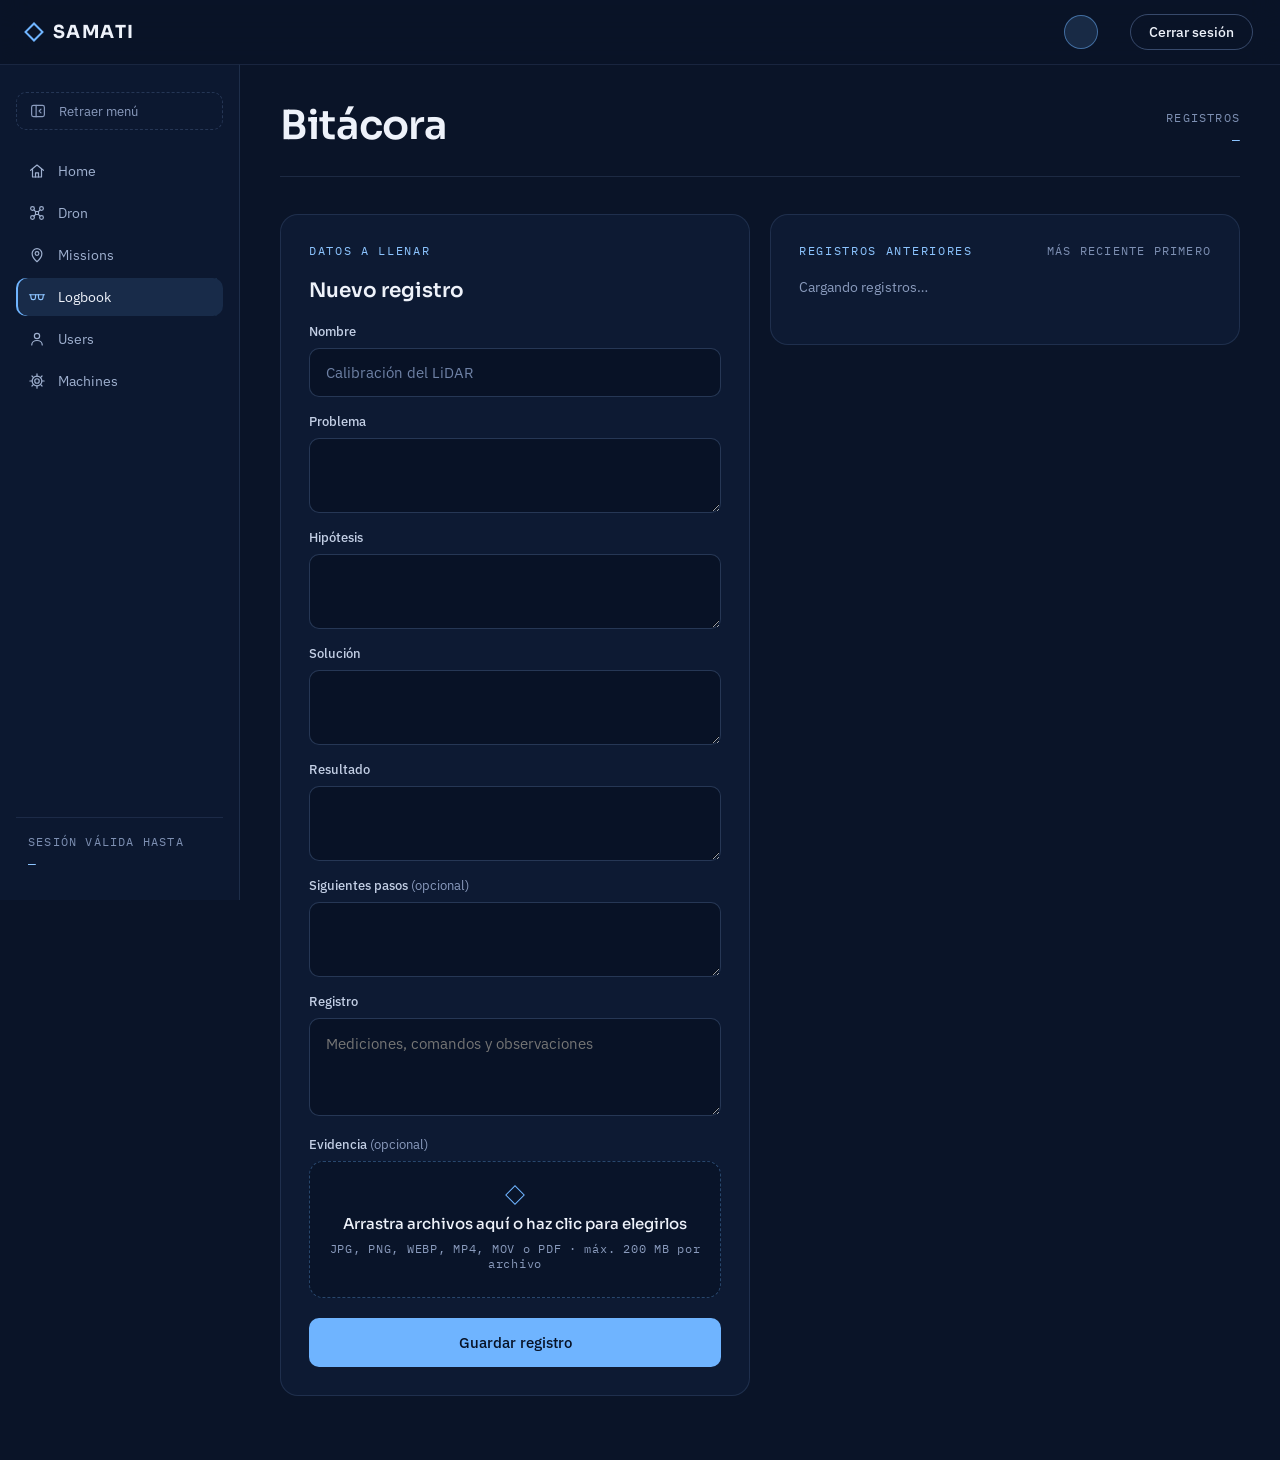
<file: sitio_web/panel_control/ingineer_log/index.html>
<!DOCTYPE html>
<html lang="es">
<head>
  <meta charset="UTF-8">
  <meta name="viewport" content="width=device-width, initial-scale=1.0">
  <title>Bitácora de ingeniería · SAMATI</title>
  <link rel="preconnect" href="https://fonts.googleapis.com">
  <link href="https://fonts.googleapis.com/css2?family=Sora:wght@400;500;600;700&family=IBM+Plex+Sans:wght@400;500&family=IBM+Plex+Mono:wght@400;500&display=swap" rel="stylesheet">
  <link rel="stylesheet" href="../../styless.css?v=3">
  <link rel="stylesheet" href="../styless.css?v=8">
  <link rel="stylesheet" href="styless.css?v=3">
</head>
<body class="pagina_panel">

  <header class="barra_navegacion barra_navegacion_panel">
    <div class="barra_navegacion_interior">
      <a href="../index.html" class="logo">
        <span class="logo_marca"></span>
        <span class="logo_texto">SAMATI</span>
      </a>
      <div class="menu_navegacion">
        <div class="usuario_sesion">
          <span class="usuario_avatar" id="usuario_avatar" aria-hidden="true"></span>
          <span class="usuario_datos">
            <span class="usuario_nombre" id="usuario_nombre"></span>
            <span class="etiqueta_pequena" id="usuario_rol"></span>
          </span>
        </div>
        <button type="button" class="boton_acceso" id="boton_cerrar_sesion_panel">Cerrar sesión</button>
      </div>
    </div>
  </header>

  <div class="panel_estructura">
    <aside class="barra_lateral"><!-- El menú lo construye sesion_panel.js (construir_barra_lateral) --></aside>

    <main class="panel_contenido">
      <section class="vista_panel">
        <div class="encabezado_panel revelar" style="--retraso:0ms">
          <div class="encabezado_panel_titulos">
            <h1 class="titulo_panel">Bitácora</h1>
          </div>
          <div class="encabezado_panel_meta">
            <span class="etiqueta_pequena">Registros</span>
            <span class="numero_mono" id="total_registros">—</span>
          </div>
        </div>

        <div class="cuadricula_gestion">
          <article class="tarjeta_componente tarjeta_panel revelar" style="--retraso:60ms">
            <!-- Modo formulario: nuevo registro -->
            <form id="formulario_registro" class="formulario_registro" novalidate>
              <div class="tarjeta_componente_cabecera"><span class="etiqueta_mono">Datos a llenar</span></div>
              <h2 class="titulo_tarjeta">Nuevo registro</h2>
              <div class="grupo_campos">
                <label for="campo_nombre" class="campo">
                  <span class="campo_etiqueta">Nombre</span>
                  <input id="campo_nombre" name="name" type="text" class="campo_entrada" autocomplete="off" placeholder="Calibración del LiDAR" required>
                </label>
                <label for="campo_problema" class="campo">
                  <span class="campo_etiqueta">Problema</span>
                  <textarea id="campo_problema" name="problem" class="campo_entrada campo_area" rows="2" required></textarea>
                </label>
                <label for="campo_hipotesis" class="campo">
                  <span class="campo_etiqueta">Hipótesis</span>
                  <textarea id="campo_hipotesis" name="hipothesis" class="campo_entrada campo_area" rows="2" required></textarea>
                </label>
                <label for="campo_solucion" class="campo">
                  <span class="campo_etiqueta">Solución</span>
                  <textarea id="campo_solucion" name="solution" class="campo_entrada campo_area" rows="2" required></textarea>
                </label>
                <label for="campo_resultado" class="campo">
                  <span class="campo_etiqueta">Resultado</span>
                  <textarea id="campo_resultado" name="result" class="campo_entrada campo_area" rows="2" required></textarea>
                </label>
                <label for="campo_siguientes_pasos" class="campo">
                  <span class="campo_etiqueta">Siguientes pasos <span class="campo_opcional">(opcional)</span></span>
                  <textarea id="campo_siguientes_pasos" name="next_steps" class="campo_entrada campo_area" rows="2"></textarea>
                </label>
                <label for="campo_registro" class="campo">
                  <span class="campo_etiqueta">Registro</span>
                  <textarea id="campo_registro" name="log" class="campo_entrada campo_area" rows="3" placeholder="Mediciones, comandos y observaciones" required></textarea>
                </label>
              </div>
              <!-- Evidencia: en el teléfono abre la galería (image/*, video/*); en PC además se pueden arrastrar archivos.
                   Sin name: no viaja en el JSON del registro, se sube aparte a POST /engineer_log/evidence -->
              <div class="campo">
                <span class="campo_etiqueta">Evidencia <span class="campo_opcional">(opcional)</span></span>
                <label for="campo_evidencia" class="zona_evidencia" id="zona_evidencia">
                  <input id="campo_evidencia" type="file" class="entrada_oculta" accept="image/*,video/*" multiple>
                  <span class="zona_evidencia_marca" aria-hidden="true"></span>
                  <span class="zona_evidencia_titulo">
                    <span class="texto_puntero">Arrastra archivos aquí o haz clic para elegirlos</span>
                    <span class="texto_tactil">Toca para elegir fotos o videos de la galería</span>
                  </span>
                  <span class="zona_evidencia_texto">JPG, PNG, WEBP, MP4, MOV o PDF · máx. 200 MB por archivo</span>
                </label>
                <ul class="lista_adjuntos" id="lista_adjuntos"></ul>
              </div>
              <div id="mensaje_error_registro" class="mensaje_error" role="alert" hidden>
                <span class="mensaje_error_punto"></span>
                <span id="mensaje_error_registro_texto"></span>
              </div>
              <button type="submit" id="boton_guardar_registro" class="boton_primario">
                <span class="indicador_carga"></span>
                <span id="texto_boton_guardar">Guardar registro</span>
              </button>
            </form>

            <!-- Modo detalle: registro seleccionado en la lista -->
            <div id="vista_registro" class="vista_registro" hidden>
              <div class="tarjeta_componente_cabecera">
                <span class="numero_mono" id="detalle_numero"></span>
                <button type="button" class="boton_acceso" id="boton_volver">Volver</button>
              </div>
              <div class="vista_registro_titulos">
                <h2 class="titulo_tarjeta" id="detalle_nombre"></h2>
                <span class="etiqueta_pequena" id="detalle_meta"></span>
              </div>
              <dl class="detalle_registro" id="detalle_campos"></dl>
              <div id="detalle_evidencia"></div>
              <button type="button" class="boton_texto boton_eliminar" id="boton_eliminar_registro" hidden>Eliminar registro</button>
            </div>
          </article>

          <article class="tarjeta_componente tarjeta_panel revelar" style="--retraso:120ms">
            <div class="tarjeta_componente_cabecera">
              <span class="etiqueta_mono">Registros anteriores</span>
              <span class="etiqueta_pequena">Más reciente primero</span>
            </div>
            <p class="estado_lista" id="estado_lista">Cargando registros…</p>
            <ul class="lista_registros" id="lista_registros"></ul>
          </article>
        </div>
      </section>
    </main>
  </div>

  <!-- Visor de evidencia: la imagen o el video a pantalla completa. Esc o clic fuera lo cierran -->
  <dialog class="visor_evidencia" id="visor_evidencia" aria-labelledby="visor_nombre">
    <div class="visor_evidencia_barra">
      <span class="numero_mono" id="visor_contador"></span>
      <span class="visor_evidencia_nombre" id="visor_nombre"></span>
      <button type="button" class="boton_acceso" id="visor_cerrar">Cerrar</button>
    </div>
    <div class="visor_evidencia_marco" id="visor_marco"></div>
    <button type="button" class="visor_evidencia_flecha visor_evidencia_flecha_anterior" id="visor_anterior" aria-label="Archivo anterior"></button>
    <button type="button" class="visor_evidencia_flecha visor_evidencia_flecha_siguiente" id="visor_siguiente" aria-label="Archivo siguiente"></button>
  </dialog>

  <template id="plantilla_registro">
    <li class="tarjeta_registro">
      <div class="tarjeta_registro_cabecera">
        <div class="tarjeta_registro_titulo">
          <span class="numero_mono tarjeta_registro_numero"></span>
          <h3 class="titulo_registro"></h3>
        </div>
        <button type="button" class="boton_acceso tarjeta_registro_boton">Ver</button>
      </div>
      <p class="tarjeta_registro_resumen"></p>
      <span class="etiqueta_pequena tarjeta_registro_meta"></span>
    </li>
  </template>

  <template id="plantilla_adjunto">
    <li class="adjunto">
      <span class="adjunto_vista"></span>
      <span class="adjunto_datos">
        <span class="adjunto_nombre"></span>
        <span class="adjunto_meta"></span>
      </span>
      <button type="button" class="boton_texto adjunto_quitar">Quitar</button>
    </li>
  </template>

  <script src="../../main.js?v=7"></script>
  <script src="../sesion_panel.js?v=8"></script>
  <script src="main.js?v=7"></script>
</body>
</html>
</file>
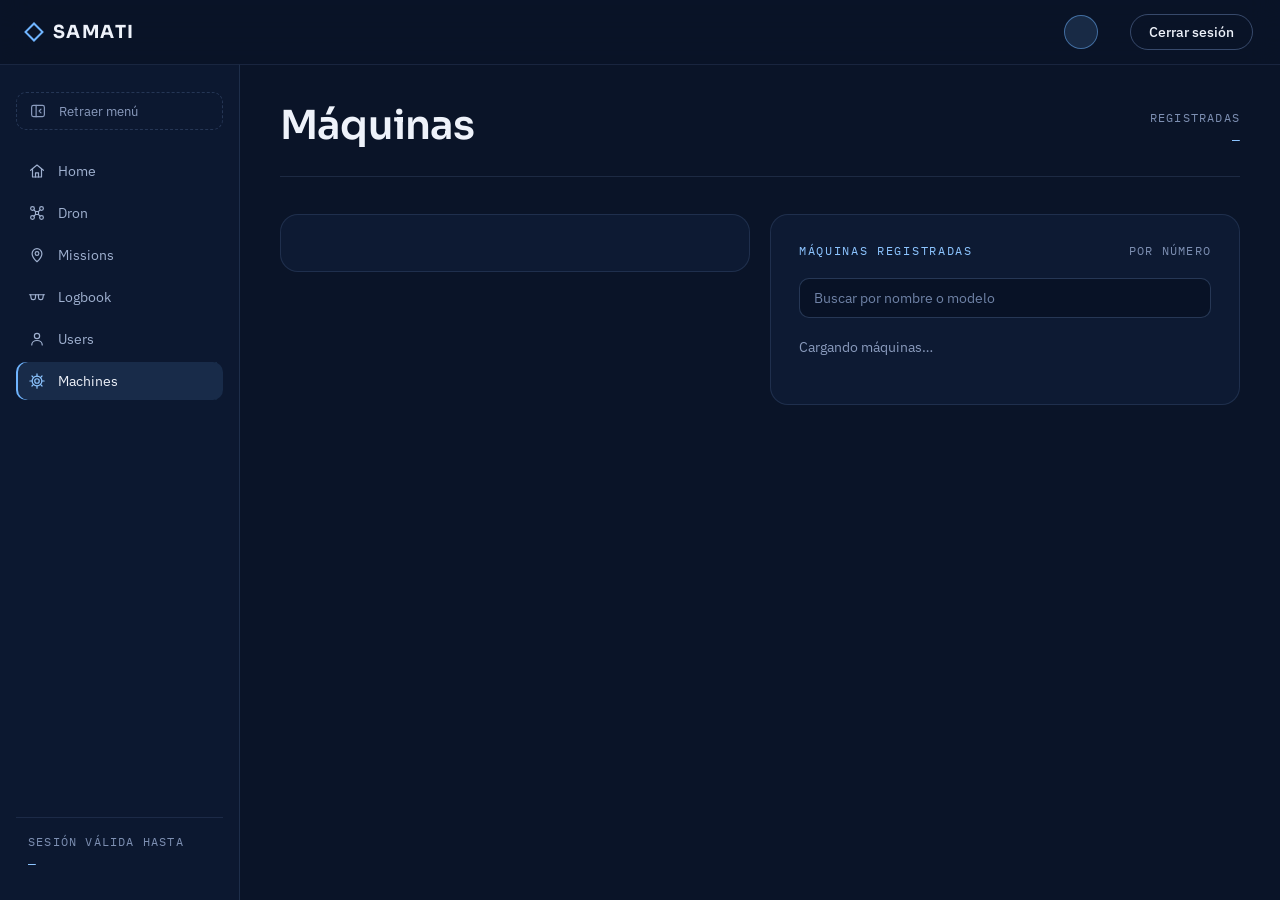
<file: sitio_web/panel_control/machine_shetings/index.html>
<!DOCTYPE html>
<html lang="es">
<head>
  <meta charset="UTF-8">
  <meta name="viewport" content="width=device-width, initial-scale=1.0">
  <title>Máquinas · SAMATI</title>
  <link rel="preconnect" href="https://fonts.googleapis.com">
  <link href="https://fonts.googleapis.com/css2?family=Sora:wght@400;500;600;700&family=IBM+Plex+Sans:wght@400;500&family=IBM+Plex+Mono:wght@400;500&display=swap" rel="stylesheet">
  <link rel="stylesheet" href="../../styless.css?v=3">
  <link rel="stylesheet" href="../styless.css?v=8">
  <link rel="stylesheet" href="styless.css?v=3">
</head>
<body class="pagina_panel">

  <header class="barra_navegacion barra_navegacion_panel">
    <div class="barra_navegacion_interior">
      <a href="../index.html" class="logo">
        <span class="logo_marca"></span>
        <span class="logo_texto">SAMATI</span>
      </a>
      <div class="menu_navegacion">
        <div class="usuario_sesion">
          <span class="usuario_avatar" id="usuario_avatar" aria-hidden="true"></span>
          <span class="usuario_datos">
            <span class="usuario_nombre" id="usuario_nombre"></span>
            <span class="etiqueta_pequena" id="usuario_rol"></span>
          </span>
        </div>
        <button type="button" class="boton_acceso" id="boton_cerrar_sesion_panel">Cerrar sesión</button>
      </div>
    </div>
  </header>

  <div class="panel_estructura">
    <aside class="barra_lateral"><!-- El menú lo construye sesion_panel.js (construir_barra_lateral) --></aside>

    <main class="panel_contenido">
      <section class="vista_panel">
        <div class="encabezado_panel revelar" style="--retraso:0ms">
          <div class="encabezado_panel_titulos">
            <h1 class="titulo_panel">Máquinas</h1>
          </div>
          <div class="encabezado_panel_meta">
            <span class="etiqueta_pequena">Registradas</span>
            <span class="numero_mono" id="total_maquinas">—</span>
          </div>
        </div>

        <!-- La API exige nivel 4 o superior para cualquier ruta de máquinas -->
        <article class="tarjeta_componente tarjeta_panel" id="aviso_permisos" hidden>
          <span class="etiqueta_mono">Acceso restringido</span>
          <h2 class="titulo_tarjeta">Tu rol no permite administrar máquinas.</h2>
        </article>

        <div class="cuadricula_gestion" id="gestion_maquinas">
          <article class="tarjeta_componente tarjeta_panel revelar" style="--retraso:60ms">
            <!-- Modo alta: solo O5-1 -->
            <form id="formulario_nueva_maquina" class="vista_maquina" novalidate hidden>
              <div class="tarjeta_componente_cabecera"><span class="etiqueta_mono">Alta de máquina</span></div>
              <h2 class="titulo_tarjeta">Nueva máquina</h2>
              <div class="grupo_campos">
                <div class="fila_campos">
                  <label for="campo_nombre_nueva" class="campo">
                    <span class="campo_etiqueta">Nombre</span>
                    <input id="campo_nombre_nueva" name="name" type="text" class="campo_entrada" autocomplete="off" spellcheck="false" placeholder="dron_v01">
                  </label>
                  <label for="campo_modelo_nueva" class="campo">
                    <span class="campo_etiqueta">Modelo</span>
                    <input id="campo_modelo_nueva" name="model" type="text" class="campo_entrada" autocomplete="off" list="modelos_conocidos" placeholder="ESP32-S3">
                  </label>
                </div>
                <label for="campo_contrasena_nueva" class="campo">
                  <span class="campo_etiqueta">Contraseña del dispositivo</span>
                  <span class="campo_contrasena_envoltura">
                    <!-- type="text" + máscara CSS: con type="password" el navegador guardaba "Modelo" como usuario y lo autocompletaba en el login -->
                    <input id="campo_contrasena_nueva" name="device_password" type="text" class="campo_entrada campo_entrada_contrasena campo_enmascarado" autocomplete="off" spellcheck="false" autocapitalize="off" placeholder="Mínimo 8 caracteres">
                    <button type="button" class="boton_mostrar_contrasena" data-mostrar="campo_contrasena_nueva">Mostrar</button>
                  </span>
                </label>
                <label for="campo_descripcion_nueva" class="campo">
                  <span class="campo_etiqueta">Descripción <span class="campo_opcional">(opcional)</span></span>
                  <textarea id="campo_descripcion_nueva" name="description" class="campo_entrada campo_area" rows="3"></textarea>
                </label>
              </div>
              <div id="mensaje_error_maquina" class="mensaje_error" role="alert" hidden>
                <span class="mensaje_error_punto"></span>
                <span id="mensaje_error_maquina_texto"></span>
              </div>
              <button type="submit" id="boton_crear_maquina" class="boton_primario">
                <span class="indicador_carga"></span>
                <span>Registrar máquina</span>
              </button>
            </form>

            <!-- Nivel 4 sin máquina seleccionada: no puede dar de alta -->
            <div id="vista_sin_seleccion" class="vista_maquina" hidden>
              <span class="etiqueta_mono">Ficha de máquina</span>
              <p class="estado_lista">Selecciona una máquina de la lista para ver y editar sus datos.</p>
            </div>

            <!-- Modo edición: máquina seleccionada en la lista -->
            <div id="vista_editar_maquina" class="vista_maquina" hidden>
              <div class="tarjeta_componente_cabecera">
                <span class="etiqueta_mono">Ficha de máquina</span>
                <button type="button" class="boton_acceso" id="boton_volver">Volver</button>
              </div>
              <div class="maquina_ficha">
                <span class="numero_maquina numero_maquina_grande" id="ficha_numero" aria-hidden="true"></span>
                <div class="maquina_ficha_textos">
                  <h2 class="titulo_tarjeta" id="ficha_nombre"></h2>
                  <span class="etiqueta_pequena" id="ficha_meta"></span>
                </div>
              </div>

              <dl class="datos_maquina">
                <div class="dato_maquina">
                  <dt>Alta</dt>
                  <dd class="numero_mono" id="dato_alta">—</dd>
                </div>
                <div class="dato_maquina">
                  <dt>Actualizada</dt>
                  <dd class="numero_mono" id="dato_actualizada">—</dd>
                </div>
                <div class="dato_maquina">
                  <dt>Último uso</dt>
                  <dd class="numero_mono" id="dato_ultimo_uso">—</dd>
                </div>
                <div class="dato_maquina">
                  <dt>Último usuario</dt>
                  <dd class="numero_mono" id="dato_ultimo_usuario">—</dd>
                </div>
              </dl>

              <form id="formulario_maquina" class="bloque_maquina" novalidate>
                <span class="etiqueta_pequena">Datos</span>
                <div class="fila_campos">
                  <label for="campo_nombre_editar" class="campo">
                    <span class="campo_etiqueta">Nombre</span>
                    <input id="campo_nombre_editar" type="text" class="campo_entrada" autocomplete="off" spellcheck="false">
                  </label>
                  <label for="campo_modelo_editar" class="campo">
                    <span class="campo_etiqueta">Modelo</span>
                    <input id="campo_modelo_editar" type="text" class="campo_entrada" autocomplete="off" list="modelos_conocidos">
                  </label>
                </div>
                <label for="campo_descripcion_editar" class="campo">
                  <span class="campo_etiqueta">Descripción</span>
                  <textarea id="campo_descripcion_editar" class="campo_entrada campo_area" rows="3"></textarea>
                </label>
                <button type="submit" id="boton_guardar_maquina" class="boton_primario">
                  <span class="indicador_carga"></span>
                  <span>Guardar cambios</span>
                </button>
                <p class="nota_resultado" id="nota_maquina" role="status"></p>
              </form>

              <div class="bloque_maquina" id="bloque_eliminar_maquina">
                <button type="button" class="boton_texto boton_eliminar" id="boton_eliminar_maquina">Eliminar máquina</button>
                <p class="nota_resultado" id="nota_eliminar" role="status"></p>
              </div>
            </div>
          </article>

          <article class="tarjeta_componente tarjeta_panel revelar" style="--retraso:120ms">
            <div class="tarjeta_componente_cabecera">
              <span class="etiqueta_mono">Máquinas registradas</span>
              <span class="etiqueta_pequena">Por número</span>
            </div>
            <input type="search" id="campo_busqueda" class="campo_entrada campo_busqueda" placeholder="Buscar por nombre o modelo" aria-label="Buscar máquinas" autocomplete="off">
            <p class="estado_lista" id="estado_lista">Cargando máquinas…</p>
            <ul class="lista_maquinas" id="lista_maquinas"></ul>
          </article>
        </div>
      </section>
    </main>
  </div>

  <datalist id="modelos_conocidos">
    <option value="ESP32-S3"></option>
    <option value="ESP32-S2"></option>
    <option value="ESP32"></option>
  </datalist>

  <template id="plantilla_maquina">
    <li class="tarjeta_maquina">
      <span class="numero_maquina tarjeta_maquina_numero" aria-hidden="true"></span>
      <div class="tarjeta_maquina_datos">
        <span class="tarjeta_maquina_nombre"></span>
        <span class="tarjeta_maquina_detalle"></span>
      </div>
      <span class="insignia_modelo"></span>
      <button type="button" class="boton_acceso tarjeta_maquina_boton">Editar</button>
    </li>
  </template>

  <script src="../../main.js?v=7"></script>
  <script src="../sesion_panel.js?v=9"></script>
  <script src="main.js?v=2"></script>
</body>
</html>
</file>
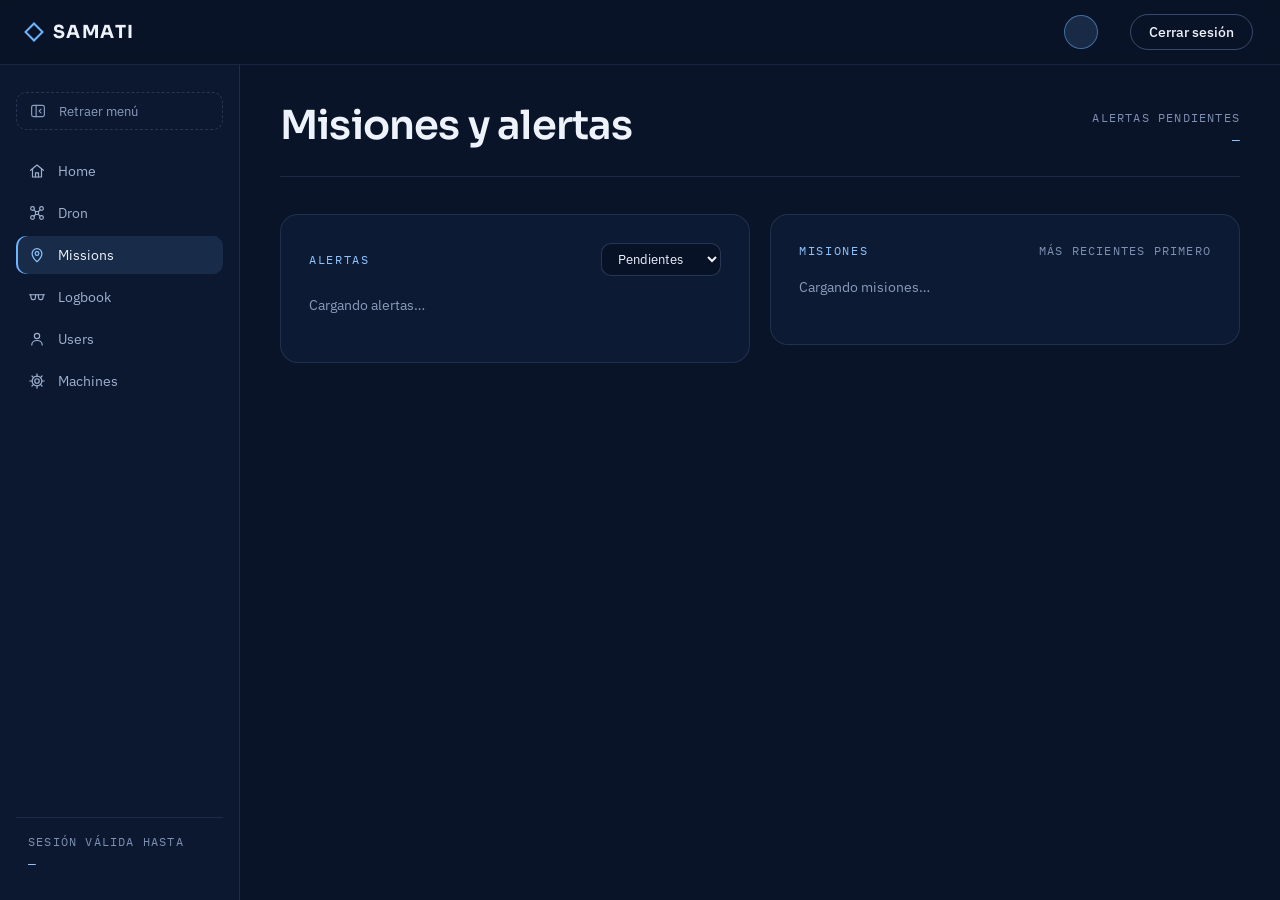
<file: sitio_web/panel_control/misiones/index.html>
<!DOCTYPE html>
<html lang="es">
<head>
  <meta charset="UTF-8">
  <meta name="viewport" content="width=device-width, initial-scale=1.0">
  <title>Misiones · SAMATI</title>
  <link rel="preconnect" href="https://fonts.googleapis.com">
  <link href="https://fonts.googleapis.com/css2?family=Sora:wght@400;500;600;700&family=IBM+Plex+Sans:wght@400;500&family=IBM+Plex+Mono:wght@400;500&display=swap" rel="stylesheet">
  <link rel="stylesheet" href="../../styless.css?v=3">
  <link rel="stylesheet" href="../styless.css?v=8">
  <link rel="stylesheet" href="styless.css?v=1">
</head>
<body class="pagina_panel">

  <header class="barra_navegacion barra_navegacion_panel">
    <div class="barra_navegacion_interior">
      <a href="../index.html" class="logo">
        <span class="logo_marca"></span>
        <span class="logo_texto">SAMATI</span>
      </a>
      <div class="menu_navegacion">
        <div class="usuario_sesion">
          <span class="usuario_avatar" id="usuario_avatar" aria-hidden="true"></span>
          <span class="usuario_datos">
            <span class="usuario_nombre" id="usuario_nombre"></span>
            <span class="etiqueta_pequena" id="usuario_rol"></span>
          </span>
        </div>
        <button type="button" class="boton_acceso" id="boton_cerrar_sesion_panel">Cerrar sesión</button>
      </div>
    </div>
  </header>

  <div class="panel_estructura">
    <aside class="barra_lateral"><!-- El menú lo construye sesion_panel.js (construir_barra_lateral) --></aside>

    <main class="panel_contenido">
      <section class="vista_panel">
        <div class="encabezado_panel revelar" style="--retraso:0ms">
          <div class="encabezado_panel_titulos">
            <h1 class="titulo_panel">Misiones y alertas</h1>
          </div>
          <div class="encabezado_panel_meta">
            <span class="etiqueta_pequena">Alertas pendientes</span>
            <span class="numero_mono" id="total_pendientes">—</span>
          </div>
        </div>

        <!-- La API (mission_rt.py) pide nivel 3 para consultar y nivel 4 para atender alertas -->
        <article class="tarjeta_componente tarjeta_panel" id="aviso_permisos" hidden>
          <span class="etiqueta_mono">Acceso restringido</span>
          <h2 class="titulo_tarjeta">Tu rol no permite ver misiones ni alertas.</h2>
        </article>

        <div class="cuadricula_gestion" id="contenido_misiones">
          <article class="tarjeta_componente tarjeta_panel revelar" style="--retraso:60ms">
            <div class="tarjeta_componente_cabecera">
              <span class="etiqueta_mono">Alertas</span>
              <select id="filtro_alertas" class="campo_entrada filtro_compacto" aria-label="Filtrar alertas">
                <option value="pendiente">Pendientes</option>
                <option value="">Todas</option>
                <option value="atendida">Atendidas</option>
                <option value="descartada">Descartadas</option>
              </select>
            </div>
            <p class="estado_lista" id="estado_alertas">Cargando alertas…</p>
            <ul class="lista_misiones" id="lista_alertas"></ul>
          </article>

          <article class="tarjeta_componente tarjeta_panel revelar" style="--retraso:120ms">
            <div class="tarjeta_componente_cabecera">
              <span class="etiqueta_mono">Misiones</span>
              <span class="etiqueta_pequena">Más recientes primero</span>
            </div>
            <p class="estado_lista" id="estado_misiones">Cargando misiones…</p>
            <ul class="lista_misiones" id="lista_misiones"></ul>
          </article>
        </div>

        <article class="tarjeta_componente tarjeta_panel" id="detalle_mision" hidden>
          <div class="tarjeta_componente_cabecera">
            <span class="etiqueta_mono" id="detalle_titulo">Misión</span>
            <button type="button" class="boton_acceso" id="boton_cerrar_detalle">Cerrar</button>
          </div>
          <p class="tarjeta_mision_detalle" id="detalle_meta"></p>
          <div class="tabla_envoltura">
            <table class="tabla_lecturas">
              <thead id="detalle_cabecera"></thead>
              <tbody id="detalle_cuerpo"></tbody>
            </table>
          </div>
          <p class="nota_resultado" id="detalle_nota"></p>
        </article>
      </section>
    </main>
  </div>

  <dialog id="dialogo_foto" class="dialogo_foto">
    <img id="imagen_alerta" alt="Foto de la ESP32-CAM al registrarse la alerta">
    <button type="button" class="boton_acceso" id="boton_cerrar_foto">Cerrar</button>
  </dialog>

  <script src="../../main.js?v=7"></script>
  <script src="../sesion_panel.js?v=9"></script>
  <script src="main.js?v=1"></script>
</body>
</html>
</file>
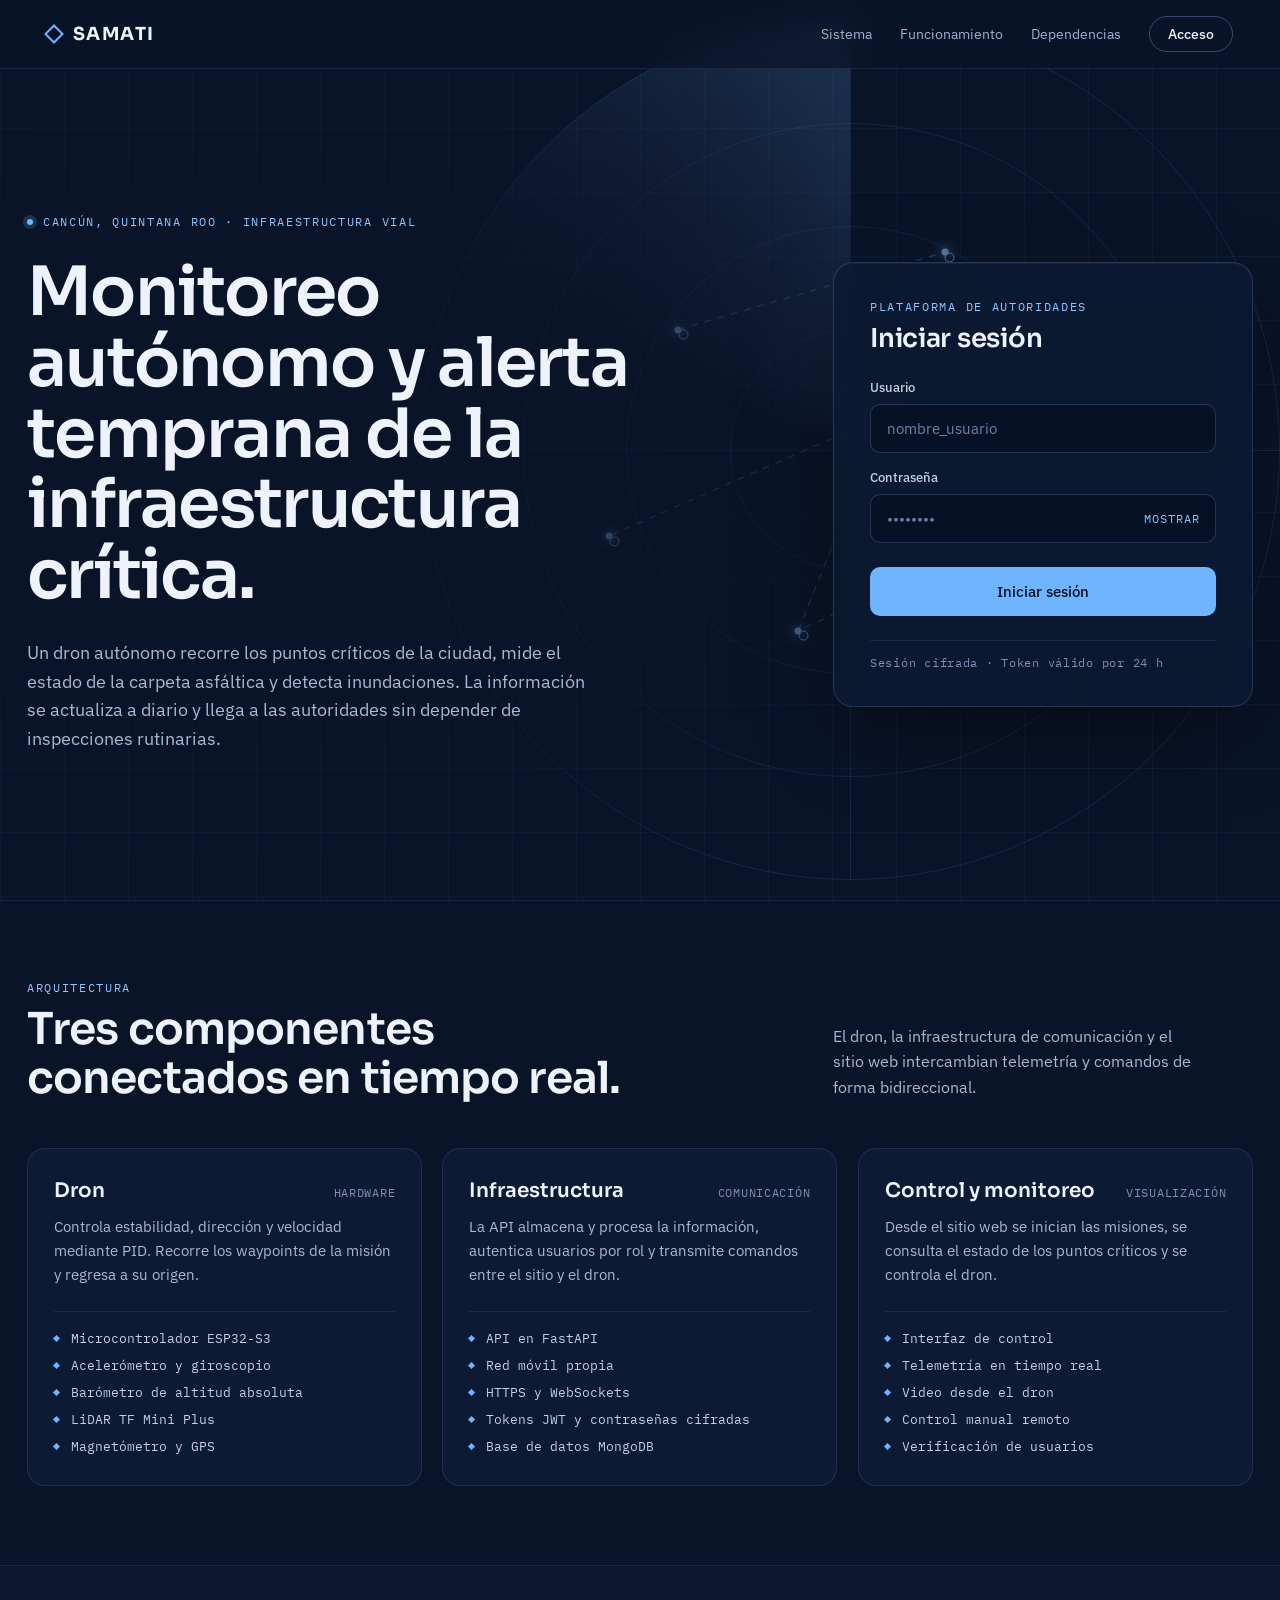
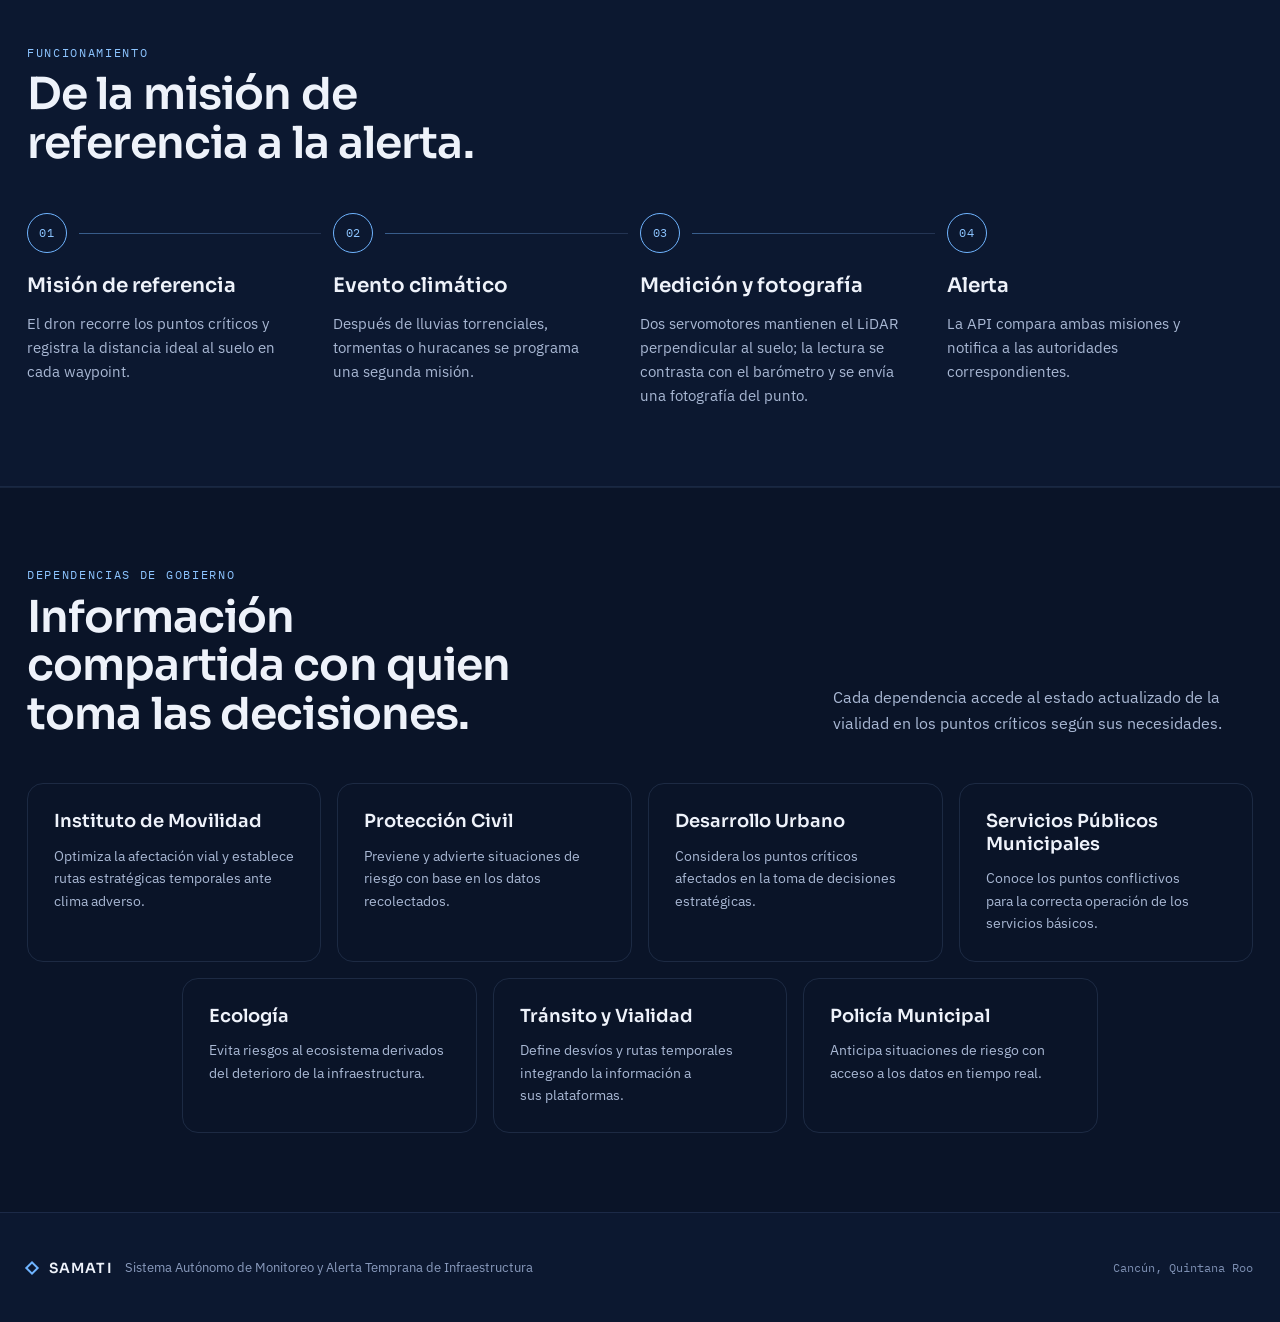
<file: sitio_web/panel_control/ota/index.html>
<!DOCTYPE html>
<html lang="es">
<head>
  <meta charset="UTF-8">
  <meta name="viewport" content="width=device-width, initial-scale=1.0">
  <title>Firmware OTA · SAMATI</title>
  <link rel="preconnect" href="https://fonts.googleapis.com">
  <link href="https://fonts.googleapis.com/css2?family=Sora:wght@400;500;600;700&family=IBM+Plex+Sans:wght@400;500&family=IBM+Plex+Mono:wght@400;500&display=swap" rel="stylesheet">
  <link rel="stylesheet" href="../../styless.css?v=3">
  <link rel="stylesheet" href="../styless.css?v=8">
  <link rel="stylesheet" href="styless.css?v=1">
</head>
<body class="pagina_panel">

  <header class="barra_navegacion barra_navegacion_panel">
    <div class="barra_navegacion_interior">
      <a href="../index.html" class="logo">
        <span class="logo_marca"></span>
        <span class="logo_texto">SAMATI</span>
      </a>
      <div class="menu_navegacion">
        <div class="usuario_sesion">
          <span class="usuario_avatar" id="usuario_avatar" aria-hidden="true"></span>
          <span class="usuario_datos">
            <span class="usuario_nombre" id="usuario_nombre"></span>
            <span class="etiqueta_pequena" id="usuario_rol"></span>
          </span>
        </div>
        <button type="button" class="boton_acceso" id="boton_cerrar_sesion_panel">Cerrar sesión</button>
      </div>
    </div>
  </header>

  <div class="panel_estructura">
    <aside class="barra_lateral"><!-- El menú lo construye sesion_panel.js (construir_barra_lateral) --></aside>

    <main class="panel_contenido">
      <section class="vista_panel">
        <div class="encabezado_panel revelar" style="--retraso:0ms">
          <div class="encabezado_panel_titulos">
            <h1 class="titulo_panel">Firmware OTA</h1>
          </div>
          <div class="encabezado_panel_meta">
            <span class="etiqueta_pequena">Drones con OTA</span>
            <span class="numero_mono" id="total_drones">—</span>
          </div>
        </div>

        <!-- Toda la API de OTA (ota_rt.py) es solo para O5-1 -->
        <article class="tarjeta_componente tarjeta_panel" id="aviso_permisos" hidden>
          <span class="etiqueta_mono">Acceso restringido</span>
          <h2 class="titulo_tarjeta">Solo el rol O5-1 puede actualizar el firmware.</h2>
        </article>

        <div class="cuadricula_gestion" id="gestion_ota" hidden>
          <div class="columna_ota">
            <!-- Subir un .bin nuevo -->
            <article class="tarjeta_componente tarjeta_panel revelar" style="--retraso:60ms">
              <form id="formulario_subir" class="bloque_ota" novalidate>
                <div class="tarjeta_componente_cabecera"><span class="etiqueta_mono">Subir firmware</span></div>
                <h2 class="titulo_tarjeta">Nuevo binario</h2>
                <div class="campo">
                  <span class="campo_etiqueta">Archivo .bin</span>
                  <label for="campo_archivo" class="zona_archivo" id="zona_archivo">
                    <input id="campo_archivo" type="file" class="entrada_oculta" accept=".bin,application/octet-stream">
                    <span class="zona_archivo_marca" aria-hidden="true"></span>
                    <span class="zona_archivo_titulo" id="zona_archivo_titulo">Arrastra el .bin aquí o haz clic para elegirlo</span>
                    <span class="zona_archivo_texto">build/Dron_telemetria_ws.bin · máx. 4 MB · la versión se lee del archivo</span>
                  </label>
                </div>
                <label for="campo_notas" class="campo">
                  <span class="campo_etiqueta">Notas <span class="campo_opcional">(opcional)</span></span>
                  <textarea id="campo_notas" class="campo_entrada campo_area" rows="2" maxlength="500" placeholder="Qué cambia en esta versión"></textarea>
                </label>
                <div id="mensaje_error_subir" class="mensaje_error" role="alert" hidden>
                  <span class="mensaje_error_punto"></span>
                  <span id="mensaje_error_subir_texto"></span>
                </div>
                <button type="submit" id="boton_subir" class="boton_primario">
                  <span class="indicador_carga"></span>
                  <span>Subir firmware</span>
                </button>
                <p class="nota_resultado" id="nota_subir" role="status"></p>
              </form>
            </article>

            <!-- Mandar un firmware a un dron conectado -->
            <article class="tarjeta_componente tarjeta_panel revelar" style="--retraso:120ms">
              <form id="formulario_desplegar" class="bloque_ota" novalidate>
                <div class="tarjeta_componente_cabecera"><span class="etiqueta_mono">Actualizar dron</span></div>
                <div class="fila_campos">
                  <label for="campo_firmware" class="campo">
                    <span class="campo_etiqueta">Firmware</span>
                    <select id="campo_firmware" class="campo_entrada campo_selector"></select>
                  </label>
                  <label for="campo_dron" class="campo">
                    <span class="campo_etiqueta">Dron conectado</span>
                    <select id="campo_dron" class="campo_entrada campo_selector"></select>
                  </label>
                </div>
                <p class="aviso_ota">El dron debe estar en tierra y con batería. Si la versión nueva no logra conectarse a la API en 2 minutos, vuelve sola a la anterior.</p>
                <button type="submit" id="boton_desplegar" class="boton_primario">
                  <span class="indicador_carga"></span>
                  <span>Enviar actualización</span>
                </button>
                <p class="nota_resultado" id="nota_desplegar" role="status"></p>

                <div class="progreso_ota" id="progreso_ota" hidden>
                  <div class="progreso_ota_cabecera">
                    <span class="etiqueta_pequena" id="progreso_ota_estado">—</span>
                    <span class="numero_mono" id="progreso_ota_porcentaje">0 %</span>
                  </div>
                  <div class="progreso_ota_barra" role="progressbar" aria-valuemin="0" aria-valuemax="100" aria-valuenow="0" id="progreso_ota_barra">
                    <span class="progreso_ota_relleno" id="progreso_ota_relleno"></span>
                  </div>
                </div>
                <ul class="registro_ota" id="registro_ota" aria-live="polite"></ul>
              </form>
            </article>
          </div>

          <article class="tarjeta_componente tarjeta_panel revelar" style="--retraso:180ms">
            <div class="tarjeta_componente_cabecera">
              <span class="etiqueta_mono">Firmwares subidos</span>
              <span class="etiqueta_pequena">Más reciente primero</span>
            </div>
            <p class="estado_lista" id="estado_lista">Cargando firmwares…</p>
            <ul class="lista_firmware" id="lista_firmware"></ul>
          </article>
        </div>
      </section>
    </main>
  </div>

  <template id="plantilla_firmware">
    <li class="tarjeta_firmware">
      <span class="insignia_version"></span>
      <div class="tarjeta_firmware_datos">
        <span class="tarjeta_firmware_nombre"></span>
        <span class="tarjeta_firmware_detalle"></span>
        <span class="tarjeta_firmware_notas"></span>
      </div>
      <button type="button" class="boton_texto boton_eliminar tarjeta_firmware_borrar">Eliminar</button>
    </li>
  </template>

  <script src="../../main.js?v=7"></script>
  <script src="../sesion_panel.js?v=8"></script>
  <script src="../enlace_ws.js?v=2"></script>
  <script src="main.js?v=2"></script>
</body>
</html>
</file>
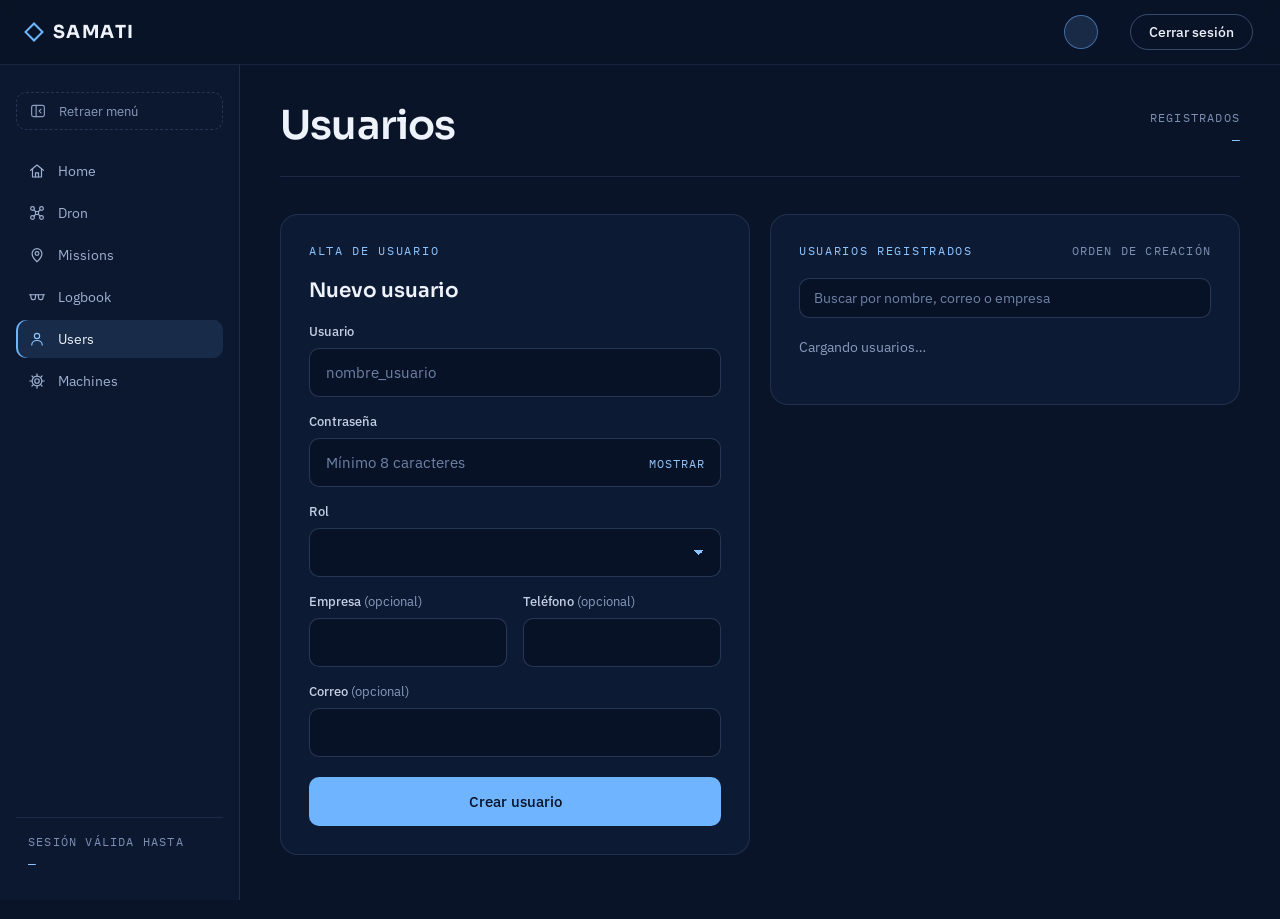
<file: sitio_web/panel_control/user_shetings/index.html>
<!DOCTYPE html>
<html lang="es">
<head>
  <meta charset="UTF-8">
  <meta name="viewport" content="width=device-width, initial-scale=1.0">
  <title>Usuarios · SAMATI</title>
  <link rel="preconnect" href="https://fonts.googleapis.com">
  <link href="https://fonts.googleapis.com/css2?family=Sora:wght@400;500;600;700&family=IBM+Plex+Sans:wght@400;500&family=IBM+Plex+Mono:wght@400;500&display=swap" rel="stylesheet">
  <link rel="stylesheet" href="../../styless.css?v=3">
  <link rel="stylesheet" href="../styless.css?v=8">
  <link rel="stylesheet" href="styless.css?v=3">
</head>
<body class="pagina_panel">

  <header class="barra_navegacion barra_navegacion_panel">
    <div class="barra_navegacion_interior">
      <a href="../index.html" class="logo">
        <span class="logo_marca"></span>
        <span class="logo_texto">SAMATI</span>
      </a>
      <div class="menu_navegacion">
        <div class="usuario_sesion">
          <span class="usuario_avatar" id="usuario_avatar" aria-hidden="true"></span>
          <span class="usuario_datos">
            <span class="usuario_nombre" id="usuario_nombre"></span>
            <span class="etiqueta_pequena" id="usuario_rol"></span>
          </span>
        </div>
        <button type="button" class="boton_acceso" id="boton_cerrar_sesion_panel">Cerrar sesión</button>
      </div>
    </div>
  </header>

  <div class="panel_estructura">
    <aside class="barra_lateral"><!-- El menú lo construye sesion_panel.js (construir_barra_lateral) --></aside>

    <main class="panel_contenido">
      <section class="vista_panel">
        <div class="encabezado_panel revelar" style="--retraso:0ms">
          <div class="encabezado_panel_titulos">
            <h1 class="titulo_panel">Usuarios</h1>
          </div>
          <div class="encabezado_panel_meta">
            <span class="etiqueta_pequena">Registrados</span>
            <span class="numero_mono" id="total_usuarios">—</span>
          </div>
        </div>

        <!-- Un rol sin roles inferiores que asignar (nivel 1) solo ve este aviso -->
        <article class="tarjeta_componente tarjeta_panel aviso_permisos" id="aviso_permisos" hidden>
          <span class="etiqueta_mono">Acceso restringido</span>
          <h2 class="titulo_tarjeta">Tu rol no permite administrar usuarios.</h2>
        </article>

        <div class="cuadricula_gestion" id="gestion_usuarios">
          <article class="tarjeta_componente tarjeta_panel revelar" style="--retraso:60ms">
            <!-- Modo alta: nuevo usuario -->
            <form id="formulario_nuevo_usuario" class="vista_usuario" novalidate>
              <div class="tarjeta_componente_cabecera"><span class="etiqueta_mono">Alta de usuario</span></div>
              <h2 class="titulo_tarjeta">Nuevo usuario</h2>
              <div class="grupo_campos">
                <label for="campo_usuario_nuevo" class="campo">
                  <span class="campo_etiqueta">Usuario</span>
                  <input id="campo_usuario_nuevo" name="name" type="text" class="campo_entrada" autocomplete="off" spellcheck="false" placeholder="nombre_usuario">
                </label>
                <label for="campo_contrasena_nuevo" class="campo">
                  <span class="campo_etiqueta">Contraseña</span>
                  <span class="campo_contrasena_envoltura">
                    <input id="campo_contrasena_nuevo" name="password" type="password" class="campo_entrada campo_entrada_contrasena" autocomplete="new-password" placeholder="Mínimo 8 caracteres">
                    <button type="button" class="boton_mostrar_contrasena" data-mostrar="campo_contrasena_nuevo">Mostrar</button>
                  </span>
                </label>
                <label for="campo_rol_nuevo" class="campo">
                  <span class="campo_etiqueta">Rol</span>
                  <select id="campo_rol_nuevo" name="role" class="campo_entrada campo_selector"></select>
                </label>
                <div class="fila_campos">
                  <label for="campo_empresa_nuevo" class="campo">
                    <span class="campo_etiqueta">Empresa <span class="campo_opcional">(opcional)</span></span>
                    <input id="campo_empresa_nuevo" name="company" type="text" class="campo_entrada" autocomplete="organization">
                  </label>
                  <label for="campo_telefono_nuevo" class="campo">
                    <span class="campo_etiqueta">Teléfono <span class="campo_opcional">(opcional)</span></span>
                    <input id="campo_telefono_nuevo" name="phone_number" type="tel" class="campo_entrada" autocomplete="tel" inputmode="numeric">
                  </label>
                </div>
                <label for="campo_correo_nuevo" class="campo">
                  <span class="campo_etiqueta">Correo <span class="campo_opcional">(opcional)</span></span>
                  <input id="campo_correo_nuevo" name="email" type="email" class="campo_entrada" autocomplete="email">
                </label>
              </div>
              <div id="mensaje_error_usuario" class="mensaje_error" role="alert" hidden>
                <span class="mensaje_error_punto"></span>
                <span id="mensaje_error_usuario_texto"></span>
              </div>
              <button type="submit" id="boton_crear_usuario" class="boton_primario">
                <span class="indicador_carga"></span>
                <span>Crear usuario</span>
              </button>
            </form>

            <!-- Modo edición: usuario seleccionado en la lista -->
            <div id="vista_editar_usuario" class="vista_usuario" hidden>
              <div class="tarjeta_componente_cabecera">
                <span class="etiqueta_mono">Editar usuario</span>
                <button type="button" class="boton_acceso" id="boton_volver">Volver</button>
              </div>
              <div class="usuario_ficha">
                <span class="usuario_avatar usuario_avatar_grande" id="ficha_avatar" aria-hidden="true"></span>
                <div class="usuario_ficha_textos">
                  <h2 class="titulo_tarjeta" id="ficha_nombre"></h2>
                  <span class="etiqueta_pequena" id="ficha_meta"></span>
                </div>
              </div>
              <p class="nota_cuenta_propia" id="nota_cuenta_propia" hidden>Es tu cuenta: puedes editar tu perfil y contraseña, pero no tu rol ni eliminarla.</p>
              <p class="nota_cuenta_propia" id="nota_solo_lectura" hidden>Tiene tu mismo nivel: solo puedes consultar sus datos.</p>

              <form id="formulario_perfil" class="bloque_usuario" novalidate>
                <span class="etiqueta_pequena">Perfil</span>
                <div class="fila_campos">
                  <label for="campo_empresa_editar" class="campo">
                    <span class="campo_etiqueta">Empresa</span>
                    <input id="campo_empresa_editar" type="text" class="campo_entrada" autocomplete="off">
                  </label>
                  <label for="campo_telefono_editar" class="campo">
                    <span class="campo_etiqueta">Teléfono</span>
                    <input id="campo_telefono_editar" type="tel" class="campo_entrada" autocomplete="off" inputmode="numeric">
                  </label>
                </div>
                <label for="campo_correo_editar" class="campo">
                  <span class="campo_etiqueta">Correo</span>
                  <input id="campo_correo_editar" type="email" class="campo_entrada" autocomplete="off">
                </label>
                <button type="submit" id="boton_guardar_perfil" class="boton_primario">
                  <span class="indicador_carga"></span>
                  <span>Guardar perfil</span>
                </button>
                <p class="nota_resultado" id="nota_perfil" role="status"></p>
              </form>

              <form id="formulario_rol" class="bloque_usuario" novalidate>
                <label for="campo_rol_editar" class="etiqueta_pequena">Rol</label>
                <div class="fila_accion">
                  <select id="campo_rol_editar" class="campo_entrada campo_selector"></select>
                  <button type="submit" id="boton_cambiar_rol" class="boton_acceso">Cambiar rol</button>
                </div>
                <p class="nota_resultado" id="nota_rol" role="status"></p>
              </form>

              <form id="formulario_contrasena" class="bloque_usuario" novalidate>
                <label for="campo_contrasena_editar" class="etiqueta_pequena">Nueva contraseña</label>
                <div class="fila_accion">
                  <span class="campo_contrasena_envoltura">
                    <input id="campo_contrasena_editar" type="password" class="campo_entrada campo_entrada_contrasena" autocomplete="new-password" placeholder="Mínimo 8 caracteres">
                    <button type="button" class="boton_mostrar_contrasena" data-mostrar="campo_contrasena_editar">Mostrar</button>
                  </span>
                  <button type="submit" id="boton_cambiar_contrasena" class="boton_acceso">Cambiar</button>
                </div>
                <p class="nota_resultado" id="nota_contrasena" role="status"></p>
              </form>

              <div class="bloque_usuario" id="bloque_eliminar_usuario">
                <button type="button" class="boton_texto boton_eliminar" id="boton_eliminar_usuario">Eliminar usuario</button>
                <p class="nota_resultado" id="nota_eliminar" role="status"></p>
              </div>
            </div>
          </article>

          <article class="tarjeta_componente tarjeta_panel revelar" style="--retraso:120ms">
            <div class="tarjeta_componente_cabecera">
              <span class="etiqueta_mono">Usuarios registrados</span>
              <span class="etiqueta_pequena">Orden de creación</span>
            </div>
            <input type="search" id="campo_busqueda" class="campo_entrada campo_busqueda" placeholder="Buscar por nombre, correo o empresa" aria-label="Buscar usuarios" autocomplete="off">
            <p class="estado_lista" id="estado_lista">Cargando usuarios…</p>
            <ul class="lista_usuarios" id="lista_usuarios"></ul>
          </article>
        </div>
      </section>
    </main>
  </div>

  <template id="plantilla_usuario">
    <li class="tarjeta_usuario">
      <span class="usuario_avatar tarjeta_usuario_avatar" aria-hidden="true"></span>
      <div class="tarjeta_usuario_datos">
        <div class="tarjeta_usuario_nombre">
          <span class="tarjeta_usuario_texto_nombre"></span>
          <span class="etiqueta_tu" hidden>Tú</span>
        </div>
        <span class="tarjeta_usuario_contacto"></span>
      </div>
      <span class="insignia_rol"></span>
      <button type="button" class="boton_acceso tarjeta_usuario_boton">Editar</button>
    </li>
  </template>

  <script src="../../main.js?v=7"></script>
  <script src="../sesion_panel.js?v=8"></script>
  <script src="main.js?v=2"></script>
</body>
</html>
</file>
<file: sitio_web/styless.css>
/* =====================================================================
   SAMATI · Hoja global (la cargan TODAS las páginas antes de la suya)

   Cortes estándar (usar estos números exactos en todos los archivos;
   las variables CSS no funcionan dentro de @media):
     480px  → teléfono grande   @media (max-width: 480px)
     768px  → tablet            @media (max-width: 768px)
     1024px → laptop chica      @media (max-width: 1024px)
     1440px → escritorio        @media (min-width: 1440px)
     1920px → monitor grande    @media (min-width: 1920px)
   Táctil: @media (pointer: coarse) → alto mínimo var(--tam_toque).

   Tokens fluidos (definidos en :root):
     · Texto (--texto_*, --titulo_*): igual que antes hasta 1600px y
       crecen con vw hasta 2560px. En teléfono nunca bajan de 12px.
     · Espacios (--espacio_1..6): crecen de forma lineal de 360 a 2560px.
     · --gutter_lateral: 16px en 360px → 28px en 1366px → 32px tope.
     · --ancho_max_contenido: tope del contenido en monitores grandes.
   ===================================================================== */

/* ===== Variables ===== */
:root {
  --color_fondo: #0a1428;
  --color_fondo_alterno: #0c1830;
  --color_superficie: #0d1a33;
  --color_superficie_hover: #102042;
  --color_texto: #eef2fa;
  --color_texto_secundario: #a9b8d4;
  --color_texto_tenue: #8a9bbd;
  --color_acento: #6fb4ff;
  --color_acento_claro: #8cc4ff;
  --color_acento_hover: #9bcbff;
  --color_alerta: #f2c46b;
  --color_error: #ff8a78;
  --color_linea: rgba(140, 175, 235, 0.14);
  --fuente_titulos: 'Sora', sans-serif;
  --fuente_texto: 'IBM Plex Sans', system-ui, sans-serif;
  --fuente_mono: 'IBM Plex Mono', monospace;
  --curva_suave: cubic-bezier(.2, .7, .2, 1);

  /* Escala tipográfica fluida: valor actual hasta 1600px, crece hasta 2560px */
  --texto_xs: clamp(12px, 8.667px + .2083vw, 14px);     /* 12 → 14 (antes 11-12) */
  --texto_sm: clamp(13px, 8.833px + .2604vw, 15.5px);   /* 13 → 15.5 */
  --texto_md: clamp(14px, 9.833px + .2604vw, 16.5px);   /* 14 → 16.5 */
  --texto_base: clamp(15px, 10px + .3125vw, 18px);      /* 15 → 18 */
  --texto_lg: clamp(16px, 11px + .3125vw, 19px);        /* 16 → 19 */
  --texto_xl: clamp(18px, 11.333px + .4167vw, 22px);    /* 18 → 22 */
  --titulo_xs: clamp(20px, 13.333px + .4167vw, 24px);   /* 20 → 24 */
  --titulo_sm: clamp(22px, 13.667px + .5208vw, 27px);   /* 22 → 27 */
  --titulo_md: clamp(26px, 16px + .625vw, 32px);        /* 26 → 32 */
  --titulo_lg: clamp(30px, 3.6vw, max(44px, 24px + 1.25vw));        /* 30 → 44 → 56 */
  --titulo_xl: clamp(38px, 5.4vw, max(68px, 41.333px + 1.6667vw));  /* 38 → 68 → 84 */

  /* Espaciados fluidos (360 → 2560px) */
  --espacio_1: clamp(4px, 3.345px + .1818vw, 8px);
  --espacio_2: clamp(8px, 7.018px + .2727vw, 14px);
  --espacio_3: clamp(12px, 10.036px + .5455vw, 24px);
  --espacio_4: clamp(16px, 12.727px + .9091vw, 36px);
  --espacio_5: clamp(24px, 18.764px + 1.4545vw, 56px);
  --espacio_6: clamp(40px, 30.836px + 2.5455vw, 96px);
  --gutter_lateral: clamp(16px, 11.706px + 1.1928vw, 32px);
  --ancho_max_contenido: 1760px;
  --tam_toque: 44px;
}

/* ===== Base ===== */
*, *::before, *::after { box-sizing: border-box; }
html { scroll-behavior: smooth; }
body {
  margin: 0;
  background: var(--color_fondo);
  color: var(--color_texto);
  font-family: var(--fuente_texto);
  -webkit-font-smoothing: antialiased;
  overflow-x: hidden;
}
a { color: var(--color_acento_claro); text-decoration: none; }
a:hover { color: #c7e2ff; }
::selection { background: var(--color_acento); color: #071226; }
input::placeholder { color: #6f82a6; }
[hidden] { display: none !important; }

.contenedor { max-width: clamp(1240px, 64vw, var(--ancho_max_contenido)); margin: 0 auto; width: 100%; }  /* 1240px hasta 1920px; crece en monitores grandes */

/* ===== Tipografía compartida ===== */
.etiqueta_mono {
  font-family: var(--fuente_mono);
  font-size: var(--texto_xs);
  letter-spacing: .14em;
  text-transform: uppercase;
  color: var(--color_acento_claro);
}
.etiqueta_pequena {
  font-family: var(--fuente_mono);
  font-size: var(--texto_xs);
  letter-spacing: .1em;
  text-transform: uppercase;
  color: #7d8fb2;
}
.numero_mono { font-family: var(--fuente_mono); font-size: var(--texto_sm); color: var(--color_acento_claro); }
.texto_secundario { margin: 0; font-size: var(--texto_base); line-height: 1.6; color: var(--color_texto_secundario); text-wrap: pretty; }

/* ===== Navegación ===== */
.barra_navegacion {
  position: fixed; top: 0; left: 0; right: 0; z-index: 20;
  background: rgba(10, 20, 40, .72);
  backdrop-filter: blur(14px);
  -webkit-backdrop-filter: blur(14px);
  border-bottom: 1px solid rgba(140, 175, 235, .12);
}
.barra_navegacion_interior {
  padding: 16px var(--gutter_lateral);
  display: flex; align-items: center; justify-content: space-between; gap: 24px;
}
.logo { display: flex; align-items: center; gap: 12px; color: var(--color_texto); }
.logo:hover { color: var(--color_texto); }
.logo_marca { width: 14px; height: 14px; border: 2px solid var(--color_acento); transform: rotate(45deg); display: block; }
.logo_marca_pequena { width: 10px; height: 10px; }
.logo_texto { font-family: var(--fuente_titulos); font-weight: 700; font-size: var(--texto_xl); letter-spacing: .08em; }
.logo_texto_pequeno { font-size: var(--texto_md); font-weight: 600; }
.menu_navegacion { display: flex; align-items: center; gap: 28px; flex-wrap: wrap; }
.enlace_menu { position: relative; color: #9fb0cf; font-size: var(--texto_md); padding-block: 8px; transition: color .2s; }
.enlace_menu::after {
  content: ''; position: absolute; left: 0; right: 0; bottom: 2px; height: 1px;
  background: var(--color_acento); transform: scaleX(0); transform-origin: left; transition: transform .25s var(--curva_suave);
}
.enlace_menu:hover, .enlace_menu:focus-visible { color: var(--color_texto); }
.enlace_menu:hover::after, .enlace_menu:focus-visible::after { transform: scaleX(1); }
.enlace_menu:focus-visible { outline: none; }
.boton_acceso {
  font-family: var(--fuente_texto); font-size: var(--texto_md); font-weight: 500;
  color: var(--color_texto); background: transparent;
  border: 1px solid rgba(140, 175, 235, .35); border-radius: 999px;
  padding: 8px 18px; cursor: pointer; transition: all .25s;
}
.boton_acceso:hover { background: var(--color_acento); color: #071226; border-color: var(--color_acento); }

/* ===== Inicio ===== */
.seccion_inicio {
  /* --alto_barra: alto de la barra fija; el relleno superior la compensa para centrar en el área visible */
  --alto_barra: 68px;
  position: relative; min-height: 100vh; min-height: 100svh;
  display: flex; align-items: center;
  padding: calc(var(--alto_barra) + var(--espacio_5)) var(--gutter_lateral) var(--espacio_5); overflow: hidden;
  background-image:
    linear-gradient(rgba(140, 175, 235, .05) 1px, transparent 1px),
    linear-gradient(90deg, rgba(140, 175, 235, .05) 1px, transparent 1px);
  background-size: 64px 64px;
}
.inicio_degradado {
  position: absolute; inset: 0; pointer-events: none;
  background: radial-gradient(ellipse at 20% 50%, rgba(10, 20, 40, .92) 0%, rgba(10, 20, 40, .55) 45%, rgba(10, 20, 40, 0) 75%);
}
.inicio_contenido {
  position: relative;
  display: flex; flex-wrap: wrap; align-items: center; justify-content: space-between; gap: 56px;
}
.inicio_texto { flex: 1 1 520px; max-width: clamp(640px, 32vw, 860px); display: flex; flex-direction: column; gap: 28px; }
.etiqueta_ubicacion {
  display: flex; align-items: center; gap: 10px;
  font-family: var(--fuente_mono); font-size: var(--texto_xs); letter-spacing: .14em;
  text-transform: uppercase; color: var(--color_acento_claro);
}
.etiqueta_ubicacion_texto { min-width: 0; }
.sin_corte { white-space: nowrap; }
.punto_estado { flex: none; width: 6px; height: 6px; border-radius: 50%; background: var(--color_acento); box-shadow: 0 0 0 4px rgba(111, 180, 255, .18); }
.titulo_principal {
  margin: 0; font-family: var(--fuente_titulos); font-weight: 600;
  font-size: var(--titulo_xl); line-height: 1.04; letter-spacing: -.025em; text-wrap: balance;
}
.texto_principal { margin: 0; font-size: var(--texto_xl); line-height: 1.6; color: var(--color_texto_secundario); max-width: clamp(560px, 28vw, 720px); text-wrap: pretty; }
.cuadricula_datos {
  display: grid; grid-template-columns: repeat(auto-fit, minmax(120px, 1fr)); gap: 1px;
  background: var(--color_linea); border: 1px solid var(--color_linea);
  border-radius: 14px; overflow: hidden; margin-top: 8px;
}
.dato { background: var(--color_fondo_alterno); padding: 18px 20px; display: flex; flex-direction: column; gap: 6px; }
.dato_valor { font-family: var(--fuente_titulos); font-size: var(--titulo_md); font-weight: 600; }
.dato_unidad { font-size: var(--texto_base); color: var(--color_acento_claro); margin-left: 3px; }
.dato_nombre { font-family: var(--fuente_mono); font-size: var(--texto_xs); letter-spacing: .08em; text-transform: uppercase; color: var(--color_texto_tenue); }

/* ===== Radar ===== */
.radar {
  /* Decorativo: siempre dentro del ancho visible (no genera scroll ni queda cortado).
     En monitores grandes se acerca al bloque de contenido en vez de pegarse al borde. */
  position: absolute; right: max(0px, calc(50% - 1100px)); top: 50%; transform: translateY(-50%);
  width: min(clamp(860px, 40vw, 1080px), 100%); aspect-ratio: 1; pointer-events: none; opacity: .85;
}
.radar_anillo { position: absolute; border-radius: 50%; border: 1px solid rgba(125, 165, 235, .16); }
.radar_anillo_1 { inset: 0; }
.radar_anillo_2 { inset: 12%; }
.radar_anillo_3 { inset: 24%; }
.radar_anillo_4 { inset: 36%; }
.radar_eje { position: absolute; background: rgba(125, 165, 235, .16); }
.radar_eje_horizontal { left: 0; right: 0; top: 50%; height: 1px; }
.radar_eje_vertical { top: 0; bottom: 0; left: 50%; width: 1px; }
.radar_barrido {
  position: absolute; inset: 0; border-radius: 50%;
  /* El giro anima el ángulo del degradado (no transform) para que la caja no se salga del radar al rotar */
  background: conic-gradient(from var(--angulo_barrido), rgba(111, 180, 255, 0) 0deg, rgba(111, 180, 255, 0) 290deg, rgba(111, 180, 255, .22) 360deg);
  animation: animacion_barrido 8s linear infinite;
}
.radar_ruta { position: absolute; inset: 0; width: 100%; height: 100%; }
.radar_ruta polyline { fill: none; stroke: rgba(140, 196, 255, .35); stroke-width: .18; stroke-dasharray: .8 .8; }
.punto_ruta {
  --color_punto: var(--color_acento_claro);
  position: absolute; left: var(--pos_x); top: var(--pos_y);
  width: 7px; height: 7px; border-radius: 50%;
  background: var(--color_punto); box-shadow: 0 0 12px var(--color_punto);
  transform: translate(-50%, -50%);
}
.punto_ruta::after {
  content: ''; position: absolute; left: 50%; top: 50%;
  width: 10px; height: 10px; border-radius: 50%;
  border: 1px solid var(--color_punto);
  animation: animacion_pulso 2.8s ease-out var(--retraso) infinite;
}
.punto_ruta_alerta { --color_punto: var(--color_alerta); width: 9px; height: 9px; }

/* ===== Login ===== */
.tarjeta_login {
  flex: 0 1 clamp(420px, 21vw, 540px); width: 100%; max-width: clamp(440px, 22vw, 560px);
  background: rgba(12, 26, 52, .74);
  backdrop-filter: blur(16px); -webkit-backdrop-filter: blur(16px);
  border: 1px solid rgba(140, 175, 235, .2); border-radius: 20px; padding: 36px;
  box-shadow: 0 30px 80px -20px rgba(0, 0, 0, .6), inset 0 1px 0 rgba(255, 255, 255, .05);
}
.formulario_login, .vista_acceso_exitoso { display: flex; flex-direction: column; gap: 24px; animation: animacion_entrada .5s ease both; }
.encabezado_login { display: flex; flex-direction: column; gap: 8px; }
.titulo_login { margin: 0; font-family: var(--fuente_titulos); font-weight: 600; font-size: var(--titulo_md); letter-spacing: -.01em; }
.grupo_campos { display: flex; flex-direction: column; gap: 16px; }
.campo { display: flex; flex-direction: column; gap: 8px; }
.campo_etiqueta { font-size: var(--texto_sm); font-weight: 500; color: #c3cfe5; }
.campo_entrada {
  width: 100%; font-family: var(--fuente_texto); font-size: var(--texto_base); color: var(--color_texto);
  background: rgba(6, 14, 30, .6); border: 1px solid rgba(140, 175, 235, .24);
  border-radius: 10px; padding: 14px 16px; outline: none;
  transition: border-color .2s, box-shadow .2s;
}
.campo_entrada:focus { border-color: var(--color_acento); box-shadow: 0 0 0 4px rgba(111, 180, 255, .18); }
.campo_entrada_invalido { border-color: rgba(255, 138, 120, .6); }
.campo_contrasena_envoltura { position: relative; display: block; }
.campo_entrada_contrasena { padding-right: 84px; }
.boton_mostrar_contrasena {
  position: absolute; right: 6px; top: 50%; transform: translateY(-50%);
  font-family: var(--fuente_mono); font-size: var(--texto_xs); letter-spacing: .08em; text-transform: uppercase;
  color: var(--color_acento_claro); background: transparent; border: none; border-radius: 6px;
  padding: 10px 10px; cursor: pointer; transition: background .2s;
}
.boton_mostrar_contrasena:hover { background: rgba(111, 180, 255, .12); }
.mensaje_error {
  display: flex; gap: 10px; align-items: flex-start;
  font-size: var(--texto_md); line-height: 1.45; color: #ffc9c2;
  background: rgba(255, 110, 90, .1); border: 1px solid rgba(255, 130, 110, .3);
  border-radius: 10px; padding: 12px 14px;
  animation: animacion_sacudida .4s ease both;
}
.mensaje_error_punto { width: 6px; height: 6px; border-radius: 50%; background: var(--color_error); margin-top: 7px; flex: none; }
.boton_primario {
  display: flex; align-items: center; justify-content: center; gap: 10px;
  font-family: var(--fuente_texto); font-size: var(--texto_base); font-weight: 500;
  color: #071226; background: var(--color_acento);
  border: none; border-radius: 10px; padding: 15px 18px; cursor: pointer;
  transition: background .25s, transform .25s, box-shadow .25s;
}
.boton_primario:hover { color: #071226; background: var(--color_acento_hover); transform: translateY(-1px); box-shadow: 0 10px 30px -10px rgba(111, 180, 255, .6); }
.boton_primario:disabled { cursor: progress; opacity: .85; transform: none; box-shadow: none; }
.indicador_carga {
  display: none; width: 16px; height: 16px; border-radius: 50%;
  border: 2px solid rgba(7, 18, 38, .25); border-top-color: #071226;
  animation: animacion_giro .7s linear infinite;
}
.boton_primario.esta_cargando .indicador_carga { display: block; }
.nota_login {
  font-family: var(--fuente_mono); font-size: var(--texto_xs); letter-spacing: .06em; color: #7d8fb2;
  padding-top: 14px; border-top: 1px solid rgba(140, 175, 235, .12);
}
.icono_exito {
  width: 48px; height: 48px; border-radius: 50%;
  background: rgba(111, 180, 255, .14); border: 1px solid rgba(111, 180, 255, .5);
  display: flex; align-items: center; justify-content: center;
}
.icono_exito_marca {
  width: 14px; height: 8px; display: block;
  border-left: 2px solid var(--color_acento_claro); border-bottom: 2px solid var(--color_acento_claro);
  transform: rotate(-45deg) translate(1px, -2px);
}
.boton_texto {
  font-family: var(--fuente_texto); font-size: var(--texto_md); color: #9fb0cf;
  background: transparent; border: none; padding: 0; cursor: pointer;
  align-self: flex-start; transition: color .2s;
}
.boton_texto:hover { color: var(--color_texto); }

/* ===== Secciones ===== */
.seccion {
  /* Ritmo: 64px en teléfono, ~82px en 1366, 112px tope; el interior usa --espacio_5 */
  --ritmo_seccion: clamp(64px, 38px + 3.2vw, 112px);
  padding: var(--ritmo_seccion) var(--gutter_lateral); border-top: 1px solid rgba(140, 175, 235, .1);
}
.seccion_alterna { background: var(--color_fondo_alterno); border-bottom: 1px solid rgba(140, 175, 235, .1); }
.seccion_interior { display: flex; flex-direction: column; gap: calc(var(--espacio_5) + 8px); }
.encabezado_seccion { display: flex; flex-wrap: wrap; justify-content: space-between; align-items: flex-end; gap: var(--espacio_3) var(--espacio_5); }
.encabezado_seccion_titulos { display: flex; flex-direction: column; gap: var(--espacio_2); max-width: clamp(620px, 36vw, 860px); }
/* El margen inferior compensa el interlineado (1.6 contra 1.1) para que la última línea quede a la base del título */
.encabezado_seccion_texto { max-width: clamp(420px, 22vw, 560px); font-size: var(--texto_lg); margin-bottom: .1em; }
.titulo_seccion {
  margin: 0; font-family: var(--fuente_titulos); font-weight: 600;
  font-size: var(--titulo_lg); line-height: 1.1; letter-spacing: -.02em; text-wrap: balance;
}

/* Sistema */
.cuadricula_componentes { display: grid; grid-template-columns: repeat(auto-fit, minmax(min(100%, 300px), 1fr)); gap: 20px; }
.tarjeta_componente {
  background: var(--color_superficie); border: 1px solid var(--color_linea); border-radius: 18px;
  padding: 32px; display: flex; flex-direction: column; gap: 22px;
  transition: border-color .3s, background .3s;
}
.tarjeta_componente:hover { border-color: rgba(111, 180, 255, .45); background: var(--color_superficie_hover); }
.tarjeta_componente_cabecera { display: flex; justify-content: space-between; align-items: center; }
.tarjeta_componente_texto { display: flex; flex-direction: column; gap: 10px; }
.titulo_tarjeta { margin: 0; font-family: var(--fuente_titulos); font-weight: 600; font-size: var(--titulo_sm); }
/* Acotado a #sistema: el panel también usa .tarjeta_componente */
#sistema .tarjeta_componente { padding: 30px 26px; gap: var(--espacio_4); transition: border-color .3s, background .3s, translate .3s; }
#sistema .tarjeta_componente:hover { translate: 0 -3px; }
#sistema .tarjeta_componente_cabecera { flex-wrap: wrap; align-items: baseline; gap: 4px 12px; }
#sistema .tarjeta_componente_cabecera .etiqueta_pequena { letter-spacing: .06em; white-space: nowrap; }
#sistema .tarjeta_componente_cabecera .titulo_tarjeta { font-size: var(--titulo_xs); line-height: 1.2; }
#sistema .tarjeta_componente_texto { gap: 12px; }
/* En 3 columnas angostas (1025 a ~1150px) "Control y monitoreo" no cabe junto a su etiqueta:
   las tres tarjetas (mismo ancho) pasan la etiqueta debajo del título, para que se vean iguales. */
@media (min-width: 1025px) {
  #sistema .tarjeta_componente { container-type: inline-size; }
  @container (max-width: 335px) {
    #sistema .tarjeta_componente_cabecera { flex-direction: column; align-items: flex-start; }
  }
}
.lista_elementos {
  margin: 0; padding: 18px 0 0; list-style: none;
  display: flex; flex-direction: column; gap: 10px;
  border-top: 1px solid rgba(140, 175, 235, .12);
}
.lista_elementos li { display: flex; gap: 12px; align-items: baseline; font-family: var(--fuente_mono); font-size: var(--texto_sm); color: #c3cfe5; }
.lista_elementos li::before {
  content: ''; width: 5px; height: 5px; background: var(--color_acento);
  transform: rotate(45deg); flex: none; position: relative; top: -2px;
}

/* Funcionamiento: cada paso tiene un nodo con su número; el segmento une un nodo con el siguiente
   y el último no tiene segmento (la línea termina en el nodo 04). */
.linea_pasos {
  --tam_nodo: 40px;
  margin: 0; padding: 0; list-style: none;
  display: grid; grid-template-columns: repeat(4, minmax(0, 1fr));
}
.paso { position: relative; padding-right: var(--espacio_5); display: flex; flex-direction: column; gap: 14px; }
.paso:not(:last-child)::after {
  content: ''; position: absolute; top: calc(var(--tam_nodo) / 2); height: 1px;
  left: calc(var(--tam_nodo) + 12px); right: 12px;
  background: linear-gradient(90deg, rgba(111, 180, 255, .45), rgba(140, 175, 235, .18));
}
.paso_nodo {
  width: var(--tam_nodo); height: var(--tam_nodo); flex: none; margin-bottom: 6px;
  display: grid; place-items: center; border-radius: 50%;
  font-size: var(--texto_xs); letter-spacing: .04em; line-height: 1;
  background: var(--color_fondo_alterno); border: 1.5px solid var(--color_acento);
  transition: background .3s, color .3s, box-shadow .3s;
}
.paso:hover .paso_nodo { background: var(--color_acento); color: #071226; box-shadow: 0 0 0 6px rgba(111, 180, 255, .15); }
.titulo_paso { margin: 0; font-family: var(--fuente_titulos); font-weight: 600; font-size: var(--titulo_xs); line-height: 1.25; }

/* Dependencias */
/* Flex centrado: 4 + 3 en escritorio, sin hueco en la última fila; alturas iguales por fila */
.cuadricula_dependencias {
  --por_fila: 4; --separacion: 16px;
  display: flex; flex-wrap: wrap; justify-content: center; align-items: stretch; gap: var(--separacion);
}
.tarjeta_dependencia {
  flex: 0 0 calc((100% - (var(--por_fila) - 1) * var(--separacion)) / var(--por_fila));
  border: 1px solid var(--color_linea); border-radius: 16px; padding: 26px;
  display: flex; flex-direction: column; gap: 12px;
  transition: background .3s, border-color .3s, translate .3s;
}
.tarjeta_dependencia:hover { background: #0f1e3c; border-color: rgba(111, 180, 255, .45); translate: 0 -3px; }
.tarjeta_dependencia .texto_secundario { font-size: var(--texto_md); }
.titulo_dependencia { margin: 0; font-family: var(--fuente_titulos); font-weight: 600; font-size: var(--texto_xl); line-height: 1.25; text-wrap: balance; }

/* ===== Pie de página ===== */
.pie_pagina { border-top: 1px solid rgba(140, 175, 235, .12); padding: calc(var(--espacio_5) + 8px) var(--gutter_lateral); background: var(--color_fondo_alterno); }
.pie_pagina_interior { display: flex; flex-wrap: wrap; justify-content: space-between; align-items: center; gap: 12px 24px; }
.pie_pagina_marca { display: flex; align-items: center; gap: 12px; flex-wrap: wrap; }
.pie_pagina_descripcion { font-size: var(--texto_sm); color: var(--color_texto_tenue); }
.pie_pagina_ubicacion { font-size: var(--texto_xs); color: #7d8fb2; }

/* ===== Animación de aparición ===== */
.revelar {
  opacity: 0; transform: translateY(22px);
  transition: opacity .9s var(--curva_suave) var(--retraso, 0ms), transform .9s var(--curva_suave) var(--retraso, 0ms);
}
.revelar.esta_visible { opacity: 1; transform: none; }

/* ===== Keyframes ===== */
@property --angulo_barrido { syntax: '<angle>'; inherits: false; initial-value: 0deg; }
@keyframes animacion_barrido { to { --angulo_barrido: 360deg; } }
@keyframes animacion_giro { to { transform: rotate(360deg); } }
@keyframes animacion_pulso {
  0% { transform: translate(-50%, -50%) scale(1); opacity: .75; }
  100% { transform: translate(-50%, -50%) scale(4.2); opacity: 0; }
}
@keyframes animacion_entrada { from { opacity: 0; transform: translateY(10px); } to { opacity: 1; transform: none; } }
@keyframes animacion_sacudida {
  0%, 100% { transform: translateX(0); }
  25% { transform: translateX(-5px); }
  50% { transform: translateX(4px); }
  75% { transform: translateX(-2px); }
}

/* ===== Responsivo ===== */
@media (max-width: 1024px) {
  .radar { opacity: .6; }
  .cuadricula_dependencias { --por_fila: 3; }
  /* Línea de pasos vertical: nodo a la izquierda, segmento hacia el siguiente nodo */
  .linea_pasos { grid-template-columns: minmax(0, 1fr); max-width: 680px; }
  .paso {
    display: grid; grid-template-columns: var(--tam_nodo) minmax(0, 1fr);
    column-gap: var(--espacio_4); row-gap: 8px; padding: 0 0 var(--espacio_5);
  }
  .paso:last-child { padding-bottom: 0; }
  .paso_nodo { grid-row: 1 / span 2; margin-bottom: 0; }
  .paso:not(:last-child)::after {
    top: calc(var(--tam_nodo) + 8px); bottom: 8px; left: calc(var(--tam_nodo) / 2); right: auto;
    width: 1px; height: auto;
    background: linear-gradient(180deg, rgba(111, 180, 255, .45), rgba(140, 175, 235, .18));
  }
  .titulo_paso { align-self: center; }
  /* Sistema en 2 columnas: la tercera tarjeta ocupa el ancho, con texto y lista lado a lado */
  #sistema .cuadricula_componentes { grid-template-columns: repeat(2, minmax(0, 1fr)); }
  #sistema .tarjeta_componente:last-child {
    grid-column: 1 / -1; display: grid; grid-template-columns: repeat(2, minmax(0, 1fr));
    column-gap: var(--espacio_5); align-items: start;
  }
  #sistema .tarjeta_componente:last-child .lista_elementos {
    border-top: none; padding-top: 0; border-left: 1px solid rgba(140, 175, 235, .12); padding-left: var(--espacio_5);
  }
}

@media (max-width: 768px) {
  .menu_navegacion .enlace_menu { display: none; }
  .radar { opacity: .4; }
  .inicio_contenido { gap: 40px; }
  .tarjeta_login { padding: 28px; }
  .cuadricula_dependencias { --por_fila: 2; }
}

@media (max-width: 480px) {
  .seccion_inicio { padding: calc(var(--alto_barra) + 28px) var(--gutter_lateral) 48px; align-items: flex-start; }
  .etiqueta_ubicacion { letter-spacing: .06em; align-items: flex-start; }
  .etiqueta_ubicacion .punto_estado { margin-top: 5px; }
  .radar { opacity: .3; top: 34%; }
  .inicio_texto { gap: 20px; }
  .titulo_principal { font-size: clamp(30px, 8.6vw, 38px); }
  .texto_principal { font-size: var(--texto_base); }
  .tarjeta_login { padding: 24px 20px; border-radius: 16px; }
  .tarjeta_componente { padding: 24px; }
  .cuadricula_dependencias { --por_fila: 1; }
  #sistema .cuadricula_componentes { grid-template-columns: minmax(0, 1fr); }
  #sistema .tarjeta_componente, #sistema .tarjeta_componente:last-child { display: flex; padding: 24px; }
  #sistema .tarjeta_componente:last-child .lista_elementos { border-left: none; padding-left: 0; padding-top: 18px; border-top: 1px solid rgba(140, 175, 235, .12); }
  .tarjeta_dependencia { padding: 22px; }
  .linea_pasos { --tam_nodo: 36px; }
  .pie_pagina_interior { flex-direction: column; align-items: flex-start; }
}

/* Táctil: objetivos de al menos --tam_toque (44px) */
@media (pointer: coarse) {
  .barra_navegacion .logo { min-height: var(--tam_toque); }
  .enlace_menu, .boton_texto { min-height: var(--tam_toque); display: inline-flex; align-items: center; }
  .boton_acceso { min-height: var(--tam_toque); padding-inline: 20px; }
  .boton_primario, .campo_entrada { min-height: var(--tam_toque); }
  .boton_mostrar_contrasena { min-height: var(--tam_toque); min-width: var(--tam_toque); }
}

@media (prefers-reduced-motion: reduce) {
  html { scroll-behavior: auto; }
  .radar_barrido, .punto_ruta::after { animation: none; }
  .revelar { opacity: 1; transform: none; transition: none; }
  #sistema .tarjeta_componente:hover, .tarjeta_dependencia:hover { translate: none; }
  .enlace_menu::after { transition: none; }
}
</file>
<file: sitio_web/panel_control/styless.css>
/* ===== Estructura del panel =====
   Cortes: los estándar del proyecto (480 / 768 / 1024 y 1440 / 1920, ver sitio_web/styless.css).
   Los bloques "solo escritorio" usan el complemento exacto del corte: min-width 769px (= no max-width 768)
   y min-width 1025px (= no max-width 1024). Los px que quedan son los de hasta 1600px;
   con max(px, token) el valor no cambia en laptop y crece en monitores grandes. */
.pagina_panel {
  --alto_barra_panel: max(64px, 2.9vw);              /* 64px hasta ~2200px; 74px en 2560 */
  --ancho_lateral: clamp(240px, 12.5vw, 300px);      /* 240px hasta 1920px; 300px en 2560 */
  min-height: 100vh;
}
.barra_navegacion_panel .barra_navegacion_interior { min-height: var(--alto_barra_panel); padding-top: 0; padding-bottom: 0; }
.barra_navegacion_panel .menu_navegacion { gap: 20px; flex-wrap: nowrap; }

.usuario_sesion { display: flex; align-items: center; gap: 12px; }
.usuario_avatar {
  width: 34px; height: 34px; border-radius: 50%; flex: none;
  display: flex; align-items: center; justify-content: center;
  font-family: var(--fuente_titulos); font-weight: 600; font-size: var(--texto_md); text-transform: uppercase;
  color: var(--color_acento_claro); background: rgba(111, 180, 255, .14); border: 1px solid rgba(111, 180, 255, .5);
}
.usuario_datos { display: flex; flex-direction: column; gap: 3px; line-height: 1.2; }
.usuario_nombre { font-size: var(--texto_md); font-weight: 500; color: var(--color_texto); }

.panel_estructura {
  display: grid; grid-template-columns: var(--ancho_lateral) minmax(0, 1fr);
  min-height: 100vh; padding-top: var(--alto_barra_panel);
}

/* "Cerrar sesión" nunca se parte en dos líneas */
.barra_navegacion_panel .boton_acceso { white-space: nowrap; flex: none; }
.barra_navegacion_panel .logo { flex: none; }

/* ===== Barra lateral ===== */
.barra_lateral {
  position: sticky; top: var(--alto_barra_panel); align-self: start;
  height: calc(100vh - var(--alto_barra_panel));
  display: flex; flex-direction: column; gap: 14px;
  padding: 28px 16px; background: var(--color_fondo_alterno);
  border-right: 1px solid var(--color_linea);
}
.menu_lateral { display: flex; flex-direction: column; gap: 4px; }
.enlace_lateral {
  display: flex; align-items: center; gap: 12px;
  padding: 10px 12px; border-radius: 10px;
  font-size: var(--texto_md); color: #9fb0cf; white-space: nowrap;
  transition: background .2s, color .2s;
}
.enlace_lateral:hover { color: var(--color_texto); background: rgba(111, 180, 255, .08); }
.enlace_lateral_activo { color: var(--color_texto); background: rgba(111, 180, 255, .12); box-shadow: inset 2px 0 0 var(--color_acento); }
.icono_lateral {
  width: max(18px, 1.15em); height: max(18px, 1.15em); flex: none;
  fill: none; stroke: currentColor; stroke-width: 1.6; stroke-linecap: round; stroke-linejoin: round;
}
.enlace_lateral_activo .icono_lateral { color: var(--color_acento_claro); }
.barra_lateral_pie {
  margin-top: auto; padding: 16px 12px 0;
  display: flex; flex-direction: column; gap: 6px;
  border-top: 1px solid rgba(140, 175, 235, .12);
}

/* ===== Barra lateral retraíble ===== */
.boton_retraer_lateral {
  position: relative; display: flex; align-items: center; gap: 12px; width: 100%;
  margin-bottom: 8px; padding: 9px 12px; border-radius: 10px;
  font-family: var(--fuente_texto); font-size: var(--texto_sm); color: var(--color_texto_tenue); white-space: nowrap;
  background: transparent; border: 1px dashed rgba(140, 175, 235, .2); cursor: pointer;
  transition: color .2s, background .2s, border-color .2s;
}
.boton_retraer_lateral:hover { color: var(--color_texto); background: rgba(111, 180, 255, .08); border-color: rgba(111, 180, 255, .35); }
.boton_retraer_lateral:focus-visible, .enlace_lateral:focus-visible { outline: none; box-shadow: 0 0 0 3px rgba(111, 180, 255, .4); }
.flecha_retraer { transform-origin: 14.75px 12px; transition: transform .3s var(--curva_suave); }

@media (min-width: 769px) {
  .panel_estructura { transition: grid-template-columns .3s var(--curva_suave); }
  .barra_lateral { z-index: 10; transition: padding .3s var(--curva_suave); }
  .enlace_lateral { position: relative; }
  /* Al expandir, los textos aparecen cuando la barra ya ganó ancho */
  .enlace_lateral > span, .boton_retraer_lateral > span { transition: opacity .2s .15s; }

  .lateral_retraida .panel_estructura { grid-template-columns: 76px minmax(0, 1fr); }
  .lateral_retraida .barra_lateral { padding-left: 12px; padding-right: 12px; }
  .lateral_retraida .enlace_lateral,
  .lateral_retraida .boton_retraer_lateral { justify-content: center; gap: 0; padding: 10px; }
  .lateral_retraida .flecha_retraer { transform: scaleX(-1); }
  .lateral_retraida .barra_lateral_pie { display: none; }

  /* Retraída, el texto se vuelve una etiqueta flotante que aparece al pasar el ratón o al enfocar */
  .lateral_retraida .enlace_lateral > span,
  .lateral_retraida .boton_retraer_lateral > span {
    position: absolute; left: calc(100% + 14px); top: 50%; z-index: 30;
    padding: 6px 11px; border-radius: 8px; white-space: nowrap; pointer-events: none;
    font-size: var(--texto_sm); color: var(--color_texto);
    background: var(--color_superficie); border: 1px solid rgba(111, 180, 255, .35);
    box-shadow: 0 10px 30px -12px rgba(0, 0, 0, .7);
    opacity: 0; transform: translate(-4px, -50%);
    transition: opacity .15s, transform .15s;
  }
  .lateral_retraida .enlace_lateral:hover > span, .lateral_retraida .enlace_lateral:focus-visible > span,
  .lateral_retraida .boton_retraer_lateral:hover > span, .lateral_retraida .boton_retraer_lateral:focus-visible > span {
    opacity: 1; transform: translate(0, -50%);
  }

  /* El estado guardado se aplica al cargar sin animar */
  .sin_transicion_lateral .panel_estructura, .sin_transicion_lateral .barra_lateral,
  .sin_transicion_lateral .enlace_lateral > span, .sin_transicion_lateral .boton_retraer_lateral > span,
  .sin_transicion_lateral .flecha_retraer { transition: none !important; }
}

/* ===== Contenido ===== */
.panel_contenido { padding: max(40px, var(--espacio_5)) max(40px, var(--espacio_5)) max(64px, var(--espacio_6)); min-width: 0; }
/* Centrado: con la barra retraída o en pantallas anchas no queda un hueco a la derecha.
   1320px hasta 1920px; en monitores más grandes crece hasta --ancho_max_contenido */
.vista_panel {
  display: flex; flex-direction: column; gap: max(32px, var(--espacio_5));
  max-width: clamp(1320px, 68.75vw, var(--ancho_max_contenido)); margin-inline: auto;
}
.encabezado_panel {
  display: flex; flex-wrap: wrap; justify-content: space-between; align-items: flex-end; gap: 20px;
  padding-bottom: 28px; border-bottom: 1px solid var(--color_linea);
}
.encabezado_panel_titulos { display: flex; flex-direction: column; align-items: flex-start; gap: 16px; }
.titulo_panel {
  margin: 0; font-family: var(--fuente_titulos); font-weight: 600;
  font-size: clamp(28px, 3.2vw, max(40px, calc(var(--titulo_lg) - 4px))); line-height: 1.1; letter-spacing: -.02em;
}
.encabezado_panel_meta { display: flex; flex-direction: column; align-items: flex-end; gap: 6px; }

/* Logo y estado del enlace juntos en la barra superior */
.marca_panel { display: flex; align-items: center; gap: 18px; min-width: 0; }
.marca_panel .estado_enlace { padding: 5px 12px; white-space: nowrap; }

/* Estado del enlace (verificado por WebSocket) */
.estado_enlace {
  display: inline-flex; align-items: center; gap: 10px;
  font-family: var(--fuente_mono); font-size: var(--texto_xs); letter-spacing: .12em; text-transform: uppercase;
  padding: 7px 14px; border-radius: 999px; border: 1px solid var(--color_linea);
  color: var(--color_texto_tenue);
  transition: color .3s, border-color .3s, background .3s;
}
.estado_enlace_punto { position: relative; width: 7px; height: 7px; border-radius: 50%; background: currentColor; flex: none; }
.estado_enlace_punto::after {
  content: ''; position: absolute; left: 50%; top: 50%;
  width: 7px; height: 7px; border-radius: 50%; border: 1px solid currentColor;
  opacity: 0;
}
.estado_enlace_desconectado { color: var(--color_error); border-color: rgba(255, 130, 110, .3); background: rgba(255, 110, 90, .06); }
.estado_enlace_conectando { color: var(--color_acento); border-color: rgba(111, 180, 255, .3); }
.estado_enlace_conectando .estado_enlace_punto::after { animation: animacion_pulso 1.4s ease-out infinite; }
.estado_enlace_sin_senal { color: var(--color_texto_secundario); border-color: rgba(140, 175, 235, .3); }
.estado_enlace_en_linea { color: var(--color_acento_claro); border-color: rgba(111, 180, 255, .45); background: rgba(111, 180, 255, .08); }
.estado_enlace_en_linea .estado_enlace_punto::after { animation: animacion_pulso 2.8s ease-out infinite; }

/* ===== Tarjetas del panel ===== */
.cuadricula_panel { display: grid; grid-template-columns: repeat(auto-fit, minmax(min(100%, 420px), 1fr)); gap: 20px; }
.tarjeta_panel { padding: max(28px, var(--espacio_4)); gap: max(20px, var(--espacio_3)); }
.tarjeta_panel .titulo_tarjeta { font-size: var(--titulo_xs); }
.tarjeta_panel .boton_primario:disabled:not(.esta_cargando) { cursor: not-allowed; opacity: .45; }
.tarjeta_panel .boton_primario { margin-top: auto; }
.tarjeta_panel_ancha { grid-column: 1 / -1; }

.cuadricula_datos_compacta { margin-top: 0; }
.cuadricula_datos_compacta .dato { padding: 16px 18px; }
.cuadricula_datos_compacta .dato_valor { font-size: var(--titulo_xs); overflow-wrap: anywhere; }
.cuadricula_datos_compacta .dato_unidad { font-size: var(--texto_sm); }

/* Telemetría: comparte tarjeta con la batería, así que va más compacta */
.bloque_telemetria {
  display: flex; flex-direction: column; gap: 14px;
  padding-top: 20px; border-top: 1px solid var(--color_linea);
}
.grupo_telemetria { display: flex; flex-direction: column; gap: 8px; }
.cuadricula_datos_tres { grid-template-columns: repeat(3, minmax(0, 1fr)); }
.cuadricula_datos_tres .dato { padding: 10px 14px; gap: 4px; }
.cuadricula_datos_tres .dato_valor { font-size: calc(var(--texto_xl) - 1px); }   /* 17px hasta 1600 */
.cuadricula_datos_tres .dato_unidad { font-size: var(--texto_xs); }

/* Autoprueba */
.informacion_prueba {
  display: flex; flex-direction: column; gap: 10px;
  padding: 18px 20px; border-radius: 14px;
  background: rgba(6, 14, 30, .45); border: 1px solid var(--color_linea);
}
.informacion_prueba_cabecera { display: flex; flex-wrap: wrap; justify-content: space-between; align-items: center; gap: 8px; }
.lista_prueba { margin: 0; padding: 0; list-style: none; display: flex; flex-direction: column; }
.lista_prueba_fila {
  display: flex; justify-content: space-between; align-items: center; gap: 12px;
  padding: 9px 0; font-size: var(--texto_md); color: #c3cfe5;
  border-top: 1px solid rgba(140, 175, 235, .08);
}
.lista_prueba_fila:first-child { border-top: none; }
/* En tarjetas angostas la píldora de estado baja bajo el nombre en vez de salirse de la tarjeta */
.lista_prueba_fila { flex-wrap: wrap; row-gap: 6px; }
.lista_prueba_fila > span:first-child { flex: 1 1 0; }
.estado_prueba {
  display: inline-flex; align-items: center; gap: 8px; flex: none;
  font-family: var(--fuente_mono); font-size: var(--texto_xs); letter-spacing: .08em; text-transform: uppercase;
  color: var(--color_texto_tenue); transition: color .3s;
}
.estado_prueba::before { content: ''; width: 6px; height: 6px; border-radius: 50%; background: currentColor; }
.estado_prueba_en_curso { color: var(--color_acento); }
.estado_prueba_correcto { color: var(--color_acento_claro); }
.estado_prueba_falla { color: var(--color_error); }
.estado_prueba_sin_respuesta { color: var(--color_texto_secundario); }

/* Batería */
.celdas_bateria { display: grid; grid-template-columns: repeat(6, minmax(0, 1fr)); gap: 10px; }
.celda_bateria { display: flex; flex-direction: column; align-items: center; gap: 8px; }
.celda_bateria_barra {
  position: relative; display: block; width: 100%; height: 56px; overflow: hidden;
  border-radius: 8px; background: rgba(6, 14, 30, .45); border: 1px solid rgba(140, 175, 235, .24);
}
.celda_bateria_relleno {
  position: absolute; left: 0; right: 0; bottom: 0;
  height: calc(var(--nivel, 0) * 100%);
  background: linear-gradient(to top, rgba(111, 180, 255, .6), rgba(140, 196, 255, .25));
  transition: height .6s var(--curva_suave), background .3s;
}
.celda_bateria_valor { font-size: var(--texto_xs); color: #c3cfe5; }
.celda_bateria_baja .celda_bateria_relleno { background: linear-gradient(to top, rgba(255, 138, 120, .65), rgba(255, 138, 120, .25)); }
.celda_bateria_baja .celda_bateria_valor { color: var(--color_error); }

/* Celdas como medidores: marcas al 25, 50 y 75 % para que vacías no parezcan cajas en blanco */
.celda_bateria_barra {
  background-image: repeating-linear-gradient(to top, transparent 0 calc(25% - 1px), rgba(140, 175, 235, .12) calc(25% - 1px) 25%);
}
.etiqueta_celdas { margin-bottom: -6px; }

/* Resumen de batería: anillo de carga + lista de datos.
   @property hace que --carga sea un número animable: el aro se llena con transición */
@property --carga { syntax: '<number>'; inherits: false; initial-value: 0; }
.resumen_bateria { display: grid; grid-template-columns: auto minmax(0, 1fr); gap: 26px; align-items: center; }
.anillo_carga {
  --tam_anillo: max(148px, 7.4vw);   /* 148px hasta 2000px; 189px en 2560 */
  position: relative; width: var(--tam_anillo); aspect-ratio: 1; border-radius: 50%; flex: none;
  display: flex; flex-direction: column; align-items: center; justify-content: center; gap: 4px;
  background: conic-gradient(from -90deg, var(--color_acento) calc(var(--carga, 0) * 1%), rgba(140, 175, 235, .12) 0);
  transition: --carga .6s;
}
/* El centro tapa el disco y deja solo el aro */
.anillo_carga::before {
  content: ''; position: absolute; inset: 11px; border-radius: 50%;
  background: var(--color_superficie); box-shadow: inset 0 0 0 1px rgba(140, 175, 235, .12);
}
.anillo_carga > * { position: relative; }
.anillo_carga_valor { font-family: var(--fuente_titulos); font-size: calc(var(--titulo_md) + 8px); font-weight: 600; line-height: 1; }
.anillo_carga.esta_baja { background: conic-gradient(from -90deg, var(--color_error) calc(var(--carga, 0) * 1%), rgba(255, 138, 120, .14) 0); }
.anillo_carga.esta_baja .anillo_carga_valor { color: var(--color_error); }
.lista_bateria { margin: 0; display: flex; flex-direction: column; }
.fila_bateria {
  display: flex; justify-content: space-between; align-items: baseline; gap: 12px;
  padding: 13px 0; border-bottom: 1px solid rgba(140, 175, 235, .1);
}
.fila_bateria:last-child { border-bottom: none; }
.fila_bateria dd { margin: 0; font-family: var(--fuente_titulos); font-size: var(--titulo_xs); font-weight: 600; white-space: nowrap; }

/* Estados de la autoprueba como píldoras */
.estado_prueba { padding: 4px 10px; border-radius: 999px; background: rgba(140, 175, 235, .07); }
.estado_prueba_en_curso { background: rgba(111, 180, 255, .1); }
.estado_prueba_correcto { background: rgba(111, 180, 255, .14); }
.estado_prueba_falla { background: rgba(255, 110, 90, .12); }

/* ===== Home: áreas de la cuadrícula ===== */
.tarjeta_prueba { grid-area: prueba; }
.tarjeta_bateria { grid-area: bateria; }
.tarjeta_telemetria { grid-area: telemetria; }
.tarjeta_posicion { grid-area: posicion; }

/* ===== Cabecera de las tarjetas de Home: título a la izquierda, etiqueta a la derecha en el mismo renglón =====
   Si no cabe (teléfono), la etiqueta baja debajo del título */
.cuadricula_inicio .tarjeta_componente_cabecera { flex-wrap: wrap; align-items: baseline; gap: 4px 16px; }
.cuadricula_inicio .tarjeta_componente_cabecera .titulo_tarjeta { line-height: 1.2; }

/* ===== Home en pantalla única (escritorio) =====
   autoprueba | batería | telemetría
   posición y vuelo (a todo el ancho, una fila de 8 datos)
   Nada se desplaza desde 1280x650: tamaños y espacios crecen con el alto de la ventana (vh)
   y el alto sobrante se reparte con flex. overflow:auto queda solo como red para ventanas más bajas */
@media (min-width: 1025px) {
  .pagina_inicio .panel_contenido {
    height: calc(100vh - var(--alto_barra_panel)); overflow: hidden;
    padding: clamp(10px, 2vh, 32px) max(24px, var(--espacio_4));
  }
  /* En monitores grandes el tablero se queda en --ancho_max_contenido, centrado */
  .vista_inicio { height: 100%; max-width: var(--ancho_max_contenido); }
  .cuadricula_inicio {
    flex: 1; min-height: 0;
    column-gap: max(16px, var(--espacio_3)); row-gap: clamp(10px, 1.7vh, 28px);
    /* Telemetría más ancha: sus mosaicos llevan números de 4-6 cifras con unidad */
    grid-template-columns: minmax(0, 1.12fr) minmax(0, .9fr) minmax(0, 1.2fr);
    grid-template-rows: minmax(0, 1fr) auto;
    /* Autoprueba ocupa todo el alto (9 filas); posición queda bajo batería y telemetría en 4x2, menos alargada */
    grid-template-areas: "prueba bateria telemetria" "prueba posicion posicion";
  }
  .cuadricula_inicio .tarjeta_panel {
    min-height: 0; overflow-y: auto;
    padding: clamp(10px, 2vh, 36px) max(16px, var(--espacio_3)); gap: clamp(6px, 1.2vh, 24px);
    scrollbar-width: thin; scrollbar-color: rgba(140, 175, 235, .3) transparent;
  }
  /* La etiqueta no empuja al título: si es larga se parte en dos renglones alineada a la derecha */
  .cuadricula_inicio .tarjeta_componente_cabecera { flex-wrap: nowrap; }
  .cuadricula_inicio .tarjeta_componente_cabecera .titulo_tarjeta { flex: none; font-size: var(--titulo_xs); }
  .cuadricula_inicio .tarjeta_componente_cabecera .etiqueta_pequena { min-width: 0; text-align: right; }
  .cuadricula_inicio .cuadricula_datos { margin-top: 0; }
  .cuadricula_inicio .dato_nombre { letter-spacing: .05em; line-height: 1.25; }

  /* Autoprueba: las filas se reparten el alto, el botón queda al pie */
  /* Sin min-height: 0 en el interior: si algo no cabe, la tarjeta lo muestra (red de seguridad) en vez de encimarlo */
  .tarjeta_prueba .informacion_prueba {
    flex: 1 1 0;
    padding: clamp(4px, 1vh, 20px) clamp(12px, 1vw, 20px); gap: clamp(2px, .5vh, 10px);
  }
  .tarjeta_prueba .informacion_prueba_cabecera { row-gap: 0; }
  .tarjeta_prueba .lista_prueba { flex: 1 1 0; }
  .tarjeta_prueba .lista_prueba_fila { flex: 1 1 auto; padding: clamp(1px, .3vh, 10px) 0; line-height: 1.25; row-gap: 2px; }
  .tarjeta_prueba .estado_prueba { gap: 6px; padding: 2px 8px; letter-spacing: .03em; line-height: 1.3; }
  .tarjeta_prueba .boton_primario { padding-block: clamp(6px, 1.3vh, 16px); }

  /* Batería: anillo y lista lado a lado; si la tarjeta es angosta la lista baja debajo del anillo */
  .tarjeta_bateria .resumen_bateria {
    display: flex; flex-wrap: wrap; justify-content: center; align-items: center;
    gap: clamp(8px, 1.4vh, 26px) clamp(14px, 1.3vw, 26px);
  }
  .tarjeta_bateria .lista_bateria { flex: 1 1 110px; min-width: 0; }
  .anillo_carga { --tam_anillo: clamp(92px, 15.5vh, 210px); }
  .anillo_carga::before { inset: clamp(8px, 1.1vh, 12px); }
  .anillo_carga_valor { font-size: clamp(20px, 3vh, var(--titulo_md)); line-height: 1.25; }
  .anillo_carga .dato_nombre { font-size: var(--texto_xs); }
  /* Si el valor no cabe junto a su nombre, baja al renglón siguiente alineado a la derecha */
  .fila_bateria { padding: clamp(3px, 1vh, 14px) 0; flex-wrap: wrap; row-gap: 0; }
  .fila_bateria dd { margin-left: auto; }
  .fila_bateria dd { font-size: clamp(15px, 1.9vh, var(--titulo_xs)); }
  /* Las celdas toman el alto que sobra */
  .etiqueta_celdas { margin-bottom: 0; }
  .tarjeta_bateria .celdas_bateria { flex: 1 1 0; gap: clamp(6px, .6vw, 12px); }
  .tarjeta_bateria .celda_bateria { gap: clamp(3px, .6vh, 8px); }
  .tarjeta_bateria .celda_bateria_barra { flex: 1 1 0; height: auto; min-height: 22px; }

  /* Telemetría: los grupos se reparten el alto (IMU tiene dos filas) y los mosaicos se estiran */
  .tarjeta_telemetria .bloque_telemetria { flex: 1 1 0; gap: clamp(6px, 1.2vh, 20px); }
  .tarjeta_telemetria .grupo_telemetria { flex: 1 1 auto; gap: clamp(3px, .6vh, 10px); }
  .tarjeta_telemetria .grupo_telemetria:first-child { flex-grow: 2; }
  .tarjeta_telemetria .cuadricula_datos_tres { flex: 1 1 auto; grid-auto-rows: 1fr; }
  .tarjeta_telemetria .cuadricula_datos_tres .dato {
    justify-content: center; gap: clamp(2px, .4vh, 8px);
    padding: clamp(4px, .9vh, 18px) clamp(8px, .8vw, 16px);
  }
  /* Valores medianos: legibles sin dominar la tarjeta */
  .tarjeta_telemetria .cuadricula_datos_tres .dato_valor { font-size: clamp(15px, 1.9vh, var(--titulo_xs)); line-height: 1.2; }

  /* Posición: 4x2 bajo batería y telemetría */
  .tarjeta_posicion { gap: clamp(6px, 1vh, 18px); }
  .tarjeta_posicion .cuadricula_datos { grid-template-columns: repeat(4, minmax(0, 1fr)); }
  .tarjeta_posicion .dato { padding: clamp(5px, 1vh, 18px) clamp(10px, .9vw, 18px); gap: clamp(2px, .3vh, 6px); }
  .tarjeta_posicion .dato_valor { font-size: clamp(15px, 1.9vh, var(--titulo_xs)); line-height: 1.2; }
}

/* Telemetría separada de la batería: sin la línea divisoria también en móvil */
.tarjeta_telemetria .bloque_telemetria { padding-top: 0; border-top: none; }

/* ===== Páginas de gestión (bitácora, usuarios): editor a la izquierda, lista a la derecha ===== */
.cuadricula_gestion {
  display: grid; grid-template-columns: repeat(auto-fit, minmax(min(100%, 380px), 1fr));
  gap: 20px; align-items: start;
}
.estado_lista { margin: 0; font-size: var(--texto_md); color: var(--color_texto_tenue); }
.campo_opcional { color: var(--color_texto_tenue); font-weight: 400; }
.boton_eliminar { color: var(--color_error); }
.boton_eliminar:hover { color: #ffc9c2; }

/* ===== Responsivo ===== */
/* Tablet y laptop chica: Home en dos columnas (autoprueba | batería; telemetría y posición a todo el ancho) */
@media (max-width: 1024px) {
  .cuadricula_inicio {
    grid-template-columns: repeat(2, minmax(0, 1fr));
    grid-template-areas: "prueba bateria" "telemetria telemetria" "posicion posicion";
  }
  /* Media columna: el anillo arriba y la lista debajo, a todo el ancho */
  .tarjeta_bateria .resumen_bateria { grid-template-columns: minmax(0, 1fr); justify-items: center; }
  .tarjeta_bateria .lista_bateria { width: 100%; }
}

/* Tablet: la barra lateral pasa a ser una franja bajo el encabezado */
@media (max-width: 768px) {
  .panel_estructura { grid-template-columns: minmax(0, 1fr); }
  .barra_lateral {
    position: static; height: auto; flex-direction: row; flex-wrap: wrap; align-items: center; gap: 8px 16px;
    padding: 8px var(--gutter_lateral); border-right: none; border-bottom: 1px solid var(--color_linea);
  }
  /* Los cinco enlaces se reparten el ancho y se encogen (texto con "…") en vez de salirse de la pantalla */
  /* Base de 500px (lo que miden los cinco enlaces completos): si no queda sitio para el pie, el pie baja de línea */
  .menu_lateral { flex: 1 1 500px; flex-direction: row; min-width: 0; gap: 4px; }
  .enlace_lateral { flex: 1 1 auto; min-width: 0; justify-content: center; gap: 8px; padding: 10px 8px; }
  .enlace_lateral > span { min-width: 0; overflow: hidden; text-overflow: ellipsis; }
  .enlace_lateral_activo { box-shadow: inset 0 -2px 0 var(--color_acento); }
  .boton_retraer_lateral { display: none; }
  /* Si no cabe junto al menú, la vigencia de la sesión baja a su propia línea */
  .barra_lateral_pie { margin: 0 0 0 auto; padding: 0; border-top: none; align-items: flex-end; }
  .panel_contenido { padding: 28px var(--gutter_lateral) 56px; }

  /* Encabezado: si el estado del enlace no cabe, se recorta con "…" en vez de empujar los botones */
  .marca_panel .estado_enlace { min-width: 0; overflow: hidden; }
  .marca_panel #estado_enlace_texto { min-width: 0; overflow: hidden; text-overflow: ellipsis; }
}

/* Teléfono */
@media (max-width: 480px) {
  .barra_navegacion_panel .barra_navegacion_interior { gap: 12px; }
  .barra_navegacion_panel .menu_navegacion { gap: 10px; }
  .barra_navegacion_panel .boton_acceso { padding: 8px 14px; }
  .usuario_datos { display: none; }
  .barra_lateral_pie { display: none; }
  /* En móvil el estado queda solo como punto; el texto sigue disponible para lectores de pantalla */
  .marca_panel { gap: 12px; }
  .marca_panel .estado_enlace { flex: none; padding: 7px; }
  .marca_panel #estado_enlace_texto {
    position: absolute; width: 1px; height: 1px; overflow: hidden;
    clip: rect(0 0 0 0); clip-path: inset(50%); white-space: nowrap;
  }

  /* Barra de secciones tipo pestañas: ícono arriba y nombre abajo, las cinco siempre visibles */
  .barra_lateral { padding: 6px 8px; }
  .menu_lateral { flex-basis: 100%; gap: 2px; }
  .enlace_lateral {
    flex: 1 1 0; flex-direction: column; gap: 4px; padding: 7px 2px;
    font-size: var(--texto_xs); line-height: 1.2;
  }
  .enlace_lateral > span { max-width: 100%; }

  .encabezado_panel_meta { align-items: flex-start; }
  .tarjeta_panel { padding: 22px; }

  .cuadricula_inicio {
    grid-template-columns: minmax(0, 1fr);
    grid-template-areas: "prueba" "bateria" "telemetria" "posicion";
  }
  .tarjeta_bateria .resumen_bateria { grid-template-columns: auto minmax(0, 1fr); }
  .celdas_bateria { gap: 6px; }
  .resumen_bateria { gap: 18px; }
  .anillo_carga { --tam_anillo: 116px; }
  .anillo_carga_valor { font-size: var(--titulo_md); }
}

/* Táctil: objetivos de al menos --tam_toque */
@media (pointer: coarse) {
  .enlace_lateral, .boton_retraer_lateral, .barra_navegacion_panel .boton_acceso { min-height: var(--tam_toque); }
  .barra_navegacion_panel .logo { min-height: var(--tam_toque); }
}

@media (prefers-reduced-motion: reduce) {
  .estado_enlace_punto::after { animation: none !important; }
  .celda_bateria_relleno { transition: none; }
}

/* ===== Formularios de las páginas de gestión (máquinas, usuarios y bitácora) ===== */
/* Al final del archivo: así siguen ganando a .campo_entrada igual que cuando estaban en cada página */
.fila_campos { display: grid; grid-template-columns: repeat(auto-fit, minmax(min(100%, 150px), 1fr)); gap: 16px; }
.campo_area { resize: vertical; min-height: 68px; line-height: 1.5; }
.campo_busqueda { padding: 10px 14px; font-size: var(--texto_md); }
.nota_resultado { margin: 0; font-size: var(--texto_sm); color: var(--color_acento_claro); }
.nota_resultado:empty { display: none; }
.nota_resultado_error { color: var(--color_error); }
</file>
<file: sitio_web/panel_control/Control_dron/styless.css>
/* ===== Control del dron =====
   Depende de ../../styless.css (variables y componentes) y ../styless.css (estructura del panel) */

.vista_control { max-width: none; }

/* Selector de máquina en la cabecera de la tarjeta de vídeo */
.selector_maquina { display: flex; align-items: center; gap: 12px; min-width: 0; }
.selector_maquina .campo_selector { width: auto; min-width: 200px; max-width: 100%; padding-top: 8px; padding-bottom: 8px; }
.campo_selector {
  appearance: none; -webkit-appearance: none; cursor: pointer;
  padding: 11px 40px 11px 14px; font-size: var(--texto_md);
  background-image:
    linear-gradient(45deg, transparent 50%, var(--color_acento_claro) 50%),
    linear-gradient(135deg, var(--color_acento_claro) 50%, transparent 50%);
  background-position: calc(100% - 20px) 50%, calc(100% - 15px) 50%;
  background-size: 5px 5px; background-repeat: no-repeat;
  background-color: rgba(6, 14, 30, .6);
}
.campo_selector option { background: var(--color_superficie); color: var(--color_texto); }

/* ===== Distribución ===== */
/* Escritorio: vídeo grande | panel con pestañas (Vuelo · PID · Registro) */
.cuadricula_control {
  display: grid; grid-template-columns: minmax(0, 1.12fr) minmax(420px, 1fr);
  gap: 20px; align-items: start;
}
.columna_control { display: flex; flex-direction: column; gap: 16px; min-width: 0; }
.cuadricula_control[hidden] { display: none; }
.panel_pestana { display: flex; flex-direction: column; gap: 16px; min-height: 0; animation: animacion_entrada .3s ease both; }
.panel_pestana[hidden] { display: none; }

/* Pestañas del panel: mismo estilo segmentado que las del PID, a todo el ancho */
.pestanas_control {
  display: grid; grid-template-columns: repeat(3, minmax(0, 1fr)); gap: 4px; padding: 5px; flex: none;
  border-radius: 14px; background: var(--color_superficie); border: 1px solid var(--color_linea);
}
.pestana_control {
  position: relative; display: inline-flex; align-items: center; justify-content: center; gap: 8px;
  font-family: var(--fuente_texto); font-size: var(--texto_md); font-weight: 500; color: var(--color_texto_secundario);
  background: transparent; border: none; border-radius: 10px; padding: 10px 14px; cursor: pointer;
  transition: background .25s, color .25s;
}
.pestana_control:hover { color: var(--color_texto); background: rgba(111, 180, 255, .08); }
.pestana_control[aria-selected="true"], .pestana_control[aria-selected="true"]:hover { background: var(--color_acento); color: #071226; }
.pestana_control:focus-visible { outline: none; box-shadow: 0 0 0 3px rgba(111, 180, 255, .4); }
.pestana_control_aviso { width: 7px; height: 7px; border-radius: 50%; background: var(--color_error); box-shadow: 0 0 0 3px rgba(255, 110, 90, .2); }
.pestana_control_aviso[hidden] { display: none; }

/* Operación: armar y paro lado a lado, luego los cuatro mandos y el modo */
.tarjeta_operacion {
  display: grid; grid-template-columns: repeat(2, minmax(0, 1fr));
  grid-template-areas: "cabecera cabecera" "armar paro" "mandos mandos" "modo modo" "nota nota";
}
.tarjeta_operacion > .tarjeta_componente_cabecera { grid-area: cabecera; }
.tarjeta_operacion > .boton_armar { grid-area: armar; }
.tarjeta_operacion > .boton_paro { grid-area: paro; }
.tarjeta_operacion > .cuadricula_mandos { grid-area: mandos; grid-template-columns: repeat(4, minmax(0, 1fr)); }
.tarjeta_operacion > .selector_segmentos { grid-area: modo; }
.tarjeta_operacion > .nota_control { grid-area: nota; }
.cabecera_titulo { display: flex; flex-direction: column; gap: 6px; }
.tarjeta_componente_cabecera { gap: 12px; flex-wrap: wrap; }
.nota_control { margin: 0; font-size: var(--texto_sm); line-height: 1.5; color: var(--color_texto_tenue); }
.texto_ayuda { font-size: var(--texto_xs); color: var(--color_texto_tenue); line-height: 1.4; }

/* ===== Estado de la cámara ===== */
.estado_camara {
  display: inline-flex; align-items: center; gap: 8px;
  font-family: var(--fuente_mono); font-size: var(--texto_xs); letter-spacing: .12em; text-transform: uppercase;
  padding: 6px 12px; border-radius: 999px; border: 1px solid var(--color_linea);
  color: var(--color_texto_tenue); transition: color .3s, border-color .3s, background .3s;
}
.estado_camara_punto { width: 7px; height: 7px; border-radius: 50%; background: currentColor; flex: none; }
.estado_camara_conectando { color: var(--color_acento); border-color: rgba(111, 180, 255, .3); }
.estado_camara_conectando .estado_camara_punto { animation: animacion_parpadeo 1.2s ease-in-out infinite; }
.estado_camara_sin_senal { color: var(--color_alerta); border-color: rgba(242, 196, 107, .35); }
.estado_camara_en_vivo { color: var(--color_acento_claro); border-color: rgba(111, 180, 255, .45); background: rgba(111, 180, 255, .08); }
.estado_camara_error { color: var(--color_error); border-color: rgba(255, 130, 110, .3); background: rgba(255, 110, 90, .06); }

/* ===== Vídeo ===== */
.tarjeta_video { gap: 16px; container: tarjeta_video / inline-size; } /* el HUD se adapta al ancho real del vídeo */
.marco_video {
  position: relative; aspect-ratio: 4 / 3; width: 100%;
  border-radius: 14px; overflow: hidden;
  border: 1px solid var(--color_linea);
  background-color: #050b18;
  background-image:
    linear-gradient(rgba(140, 175, 235, .05) 1px, transparent 1px),
    linear-gradient(90deg, rgba(140, 175, 235, .05) 1px, transparent 1px);
  background-size: 40px 40px;
  isolation: isolate;
}
.marco_video:fullscreen { aspect-ratio: auto; border-radius: 0; border: none; }
.marco_video:fullscreen .hud_superior { right: 150px; }

/* Salir de pantalla completa: dentro del marco, porque la barra de botones queda fuera */
.boton_salir_pantalla {
  position: absolute; top: 14px; right: 14px; z-index: 3;
  display: none; align-items: center; gap: 8px;
  font-family: var(--fuente_texto); font-size: var(--texto_sm); font-weight: 500; color: var(--color_texto);
  background: rgba(5, 11, 24, .7); border: 1px solid rgba(140, 175, 235, .35); border-radius: 999px;
  padding: 8px 12px 8px 14px; cursor: pointer;
  backdrop-filter: blur(6px); -webkit-backdrop-filter: blur(6px);
  transition: background .2s, border-color .2s, color .2s;
}
.boton_salir_pantalla svg {
  width: 17px; height: 17px; flex: none;
  fill: none; stroke: currentColor; stroke-width: 1.8; stroke-linecap: round; stroke-linejoin: round;
}
.boton_salir_pantalla:hover { background: var(--color_acento); border-color: var(--color_acento); color: #071226; }
.boton_salir_pantalla:hover kbd { color: #071226; border-color: rgba(7, 18, 38, .35); background: transparent; }
.boton_salir_pantalla:focus-visible { outline: none; box-shadow: 0 0 0 4px rgba(111, 180, 255, .35); }
.marco_video:fullscreen .boton_salir_pantalla { display: inline-flex; }
.imagen_video { position: absolute; inset: 0; width: 100%; height: 100%; object-fit: contain; display: block; z-index: 0; }
.video_espera {
  position: absolute; inset: 0; z-index: 1;
  display: flex; flex-direction: column; align-items: center; justify-content: center; gap: 18px;
  padding: 24px; text-align: center;
  /* Si la señal se corta, el último frame queda detrás, atenuado */
  background: rgba(5, 11, 24, .6);
  backdrop-filter: blur(3px); -webkit-backdrop-filter: blur(3px);
}
.video_espera p { margin: 0; max-width: 340px; font-size: var(--texto_md); line-height: 1.5; color: var(--color_texto_secundario); }
.video_espera_marca { width: 22px; height: 22px; opacity: .8; animation: animacion_giro_lento 6s linear infinite; }

/* HUD sobre el vídeo */
.hud {
  position: absolute; inset: 0; z-index: 2; pointer-events: none;
  font-family: var(--fuente_mono); color: var(--color_texto);
  text-shadow: 0 1px 3px rgba(0, 0, 0, .85);
  transition: opacity .3s;
}
.marco_video.hud_oculto .hud { opacity: 0; }
/* Sin vídeo, el horizonte y la retícula no deben cruzar el aviso del centro */
.marco_video:has(.video_espera:not([hidden])) :is(.hud_horizonte, .hud_reticula) { opacity: 0; }
.hud_esquina { position: absolute; width: 22px; height: 22px; border: 0 solid rgba(140, 196, 255, .7); }
.hud_esquina_superior_izquierda { top: 14px; left: 14px; border-top-width: 2px; border-left-width: 2px; }
.hud_esquina_superior_derecha { top: 14px; right: 14px; border-top-width: 2px; border-right-width: 2px; }
.hud_esquina_inferior_izquierda { bottom: 14px; left: 14px; border-bottom-width: 2px; border-left-width: 2px; }
.hud_esquina_inferior_derecha { bottom: 14px; right: 14px; border-bottom-width: 2px; border-right-width: 2px; }

.hud_superior {
  position: absolute; top: 20px; left: 48px; right: 48px;
  display: flex; justify-content: space-between; align-items: center; gap: 10px; flex-wrap: wrap;
}
.hud_etiqueta {
  font-size: var(--texto_xs); letter-spacing: .12em; text-transform: uppercase;
  padding: 5px 10px; border-radius: 999px;
  background: rgba(5, 11, 24, .55); border: 1px solid rgba(140, 175, 235, .25);
  backdrop-filter: blur(6px); -webkit-backdrop-filter: blur(6px);
}
.hud_en_vivo { display: inline-flex; align-items: center; gap: 8px; color: var(--color_texto_secundario); }
.hud_en_vivo::before { content: ''; width: 7px; height: 7px; border-radius: 50%; background: currentColor; }
.hud_en_vivo.esta_en_vivo { color: var(--color_error); }
.hud_en_vivo.esta_en_vivo::before { animation: animacion_parpadeo 1.6s ease-in-out infinite; }

/* Horizonte artificial: gira con el alabeo y se desplaza con el cabeceo */
.hud_horizonte {
  position: absolute; left: 50%; top: 50%; width: 46%; height: 0;
  transform: translate(-50%, -50%) translateY(var(--desplazamiento, 0px)) rotate(var(--giro, 0deg));
  transition: transform .15s linear;
}
.hud_horizonte_linea {
  position: absolute; left: 0; right: 0; top: -1px; height: 2px;
  background: linear-gradient(90deg, transparent, rgba(140, 196, 255, .85) 18%, rgba(140, 196, 255, .85) 38%, transparent 38%, transparent 62%, rgba(140, 196, 255, .85) 62%, rgba(140, 196, 255, .85) 82%, transparent);
}
.hud_horizonte_marca { position: absolute; left: 35%; right: 35%; height: 1px; background: rgba(140, 196, 255, .4); }
.hud_horizonte_marca_arriba { top: -36px; }
.hud_horizonte_marca_abajo { top: 36px; }
.hud_reticula {
  position: absolute; left: 50%; top: 50%; width: 46px; height: 14px;
  transform: translate(-50%, -2px);
  border: 2px solid var(--color_alerta); border-top: none; border-radius: 0 0 6px 6px;
}
.hud_reticula::before {
  content: ''; position: absolute; left: 50%; top: -4px; width: 6px; height: 6px;
  transform: translateX(-50%); border-radius: 50%; background: var(--color_alerta);
}

.hud_inferior {
  position: absolute; left: 20px; right: 20px; bottom: 20px;
  /* Vídeo angosto: 3 × 2. La columna del modo nunca baja del ancho de su palabra más larga (sin "…") */
  display: grid; grid-template-columns: repeat(2, minmax(0, 1fr)) minmax(min-content, 1fr); gap: 8px;
}
/* Vídeo ancho (≥ 640 px de tarjeta): los seis datos en una fila */
@container tarjeta_video (min-width: 640px) {
  .hud_inferior { grid-template-columns: repeat(5, minmax(0, 1fr)) minmax(min-content, 1.2fr); }
}
.hud_dato {
  display: flex; flex-direction: column; gap: 3px; padding: 8px 10px; border-radius: 10px; min-width: 0;
  background: rgba(5, 11, 24, .55); border: 1px solid rgba(140, 175, 235, .2);
  backdrop-filter: blur(6px); -webkit-backdrop-filter: blur(6px);
}
.hud_dato_valor { font-family: var(--fuente_titulos); font-size: var(--texto_xl); font-weight: 600; font-variant-numeric: tabular-nums; }
.hud_dato_nombre { font-size: var(--texto_xs); letter-spacing: .06em; line-height: 1.3; text-transform: uppercase; color: var(--color_texto_secundario); }
.hud_dato_modo .hud_dato_valor {
  font-size: var(--texto_sm); text-transform: uppercase; letter-spacing: .04em; padding-top: 4px;
}
.hud_dato_modo.esta_armado { border-color: rgba(255, 138, 120, .55); }
.hud_dato_modo.esta_armado .hud_dato_nombre { color: var(--color_error); }

/* Barra bajo el vídeo */
.barra_video { display: flex; justify-content: space-between; align-items: center; gap: 12px; flex-wrap: wrap; }
.barra_video_botones { display: flex; gap: 8px; flex-wrap: wrap; }
.barra_video_resolucion { color: var(--color_texto_tenue); font-size: var(--texto_xs); }
.boton_icono {
  display: inline-flex; align-items: center; gap: 8px;
  font-family: var(--fuente_texto); font-size: var(--texto_sm); font-weight: 500; color: var(--color_texto_secundario);
  background: rgba(6, 14, 30, .45); border: 1px solid var(--color_linea); border-radius: 10px;
  padding: 8px 12px; cursor: pointer;
  transition: color .2s, border-color .2s, background .2s, translate .2s;
}
.boton_icono svg {
  width: 17px; height: 17px; flex: none;
  fill: none; stroke: currentColor; stroke-width: 1.6; stroke-linecap: round; stroke-linejoin: round;
}
.boton_icono:hover:not(:disabled) { color: var(--color_texto); border-color: rgba(111, 180, 255, .45); translate: 0 -1px; }
.boton_icono[aria-pressed="true"] { color: var(--color_acento_claro); border-color: rgba(111, 180, 255, .45); background: rgba(111, 180, 255, .1); }
.boton_icono:disabled { opacity: .45; cursor: not-allowed; }

/* Ajustes de la cámara */
.ajustes_camara { border-top: 1px solid var(--color_linea); padding-top: 14px; }
.ajustes_camara_titulo {
  display: flex; justify-content: space-between; align-items: center; gap: 10px;
  cursor: pointer; list-style: none;
}
.ajustes_camara_titulo::-webkit-details-marker { display: none; }
.ajustes_camara_titulo .etiqueta_mono::before {
  content: ''; display: inline-block; width: 6px; height: 6px; margin-right: 10px;
  border-right: 1.5px solid currentColor; border-bottom: 1.5px solid currentColor;
  transform: rotate(-45deg); transition: transform .25s var(--curva_suave);
  position: relative; top: -1px;
}
.ajustes_camara[open] .ajustes_camara_titulo .etiqueta_mono::before { transform: rotate(45deg); }
.ajustes_camara_cuerpo {
  display: grid; grid-template-columns: repeat(auto-fit, minmax(min(100%, 190px), 1fr));
  gap: 16px 20px; padding-top: 18px; animation: animacion_entrada .35s ease both;
}
.ajustes_camara_interruptores { display: flex; gap: 22px; align-items: center; flex-wrap: wrap; }

/* ===== Controles de formulario ===== */
.control_rango { display: flex; flex-direction: column; gap: 10px; }
.control_rango_cabecera { display: flex; justify-content: space-between; align-items: baseline; gap: 10px; }

.deslizador {
  --relleno: 50%;
  appearance: none; -webkit-appearance: none;
  width: 100%; height: 22px; margin: 0; background: transparent; cursor: pointer;
}
.deslizador:focus-visible { outline: none; }
.deslizador::-webkit-slider-runnable-track {
  height: 4px; border-radius: 999px;
  background: linear-gradient(90deg, var(--color_acento) var(--relleno), rgba(140, 175, 235, .2) var(--relleno));
}
.deslizador::-moz-range-track { height: 4px; border-radius: 999px; background: rgba(140, 175, 235, .2); }
.deslizador::-moz-range-progress { height: 4px; border-radius: 999px; background: var(--color_acento); }
.deslizador::-webkit-slider-thumb {
  -webkit-appearance: none; width: 16px; height: 16px; margin-top: -6px; border-radius: 50%;
  background: var(--color_texto); border: 3px solid var(--color_acento);
  box-shadow: 0 0 0 0 rgba(111, 180, 255, .25); transition: box-shadow .2s;
}
.deslizador::-moz-range-thumb {
  width: 10px; height: 10px; border-radius: 50%;
  background: var(--color_texto); border: 3px solid var(--color_acento);
}
.deslizador:hover::-webkit-slider-thumb,
.deslizador:focus-visible::-webkit-slider-thumb { box-shadow: 0 0 0 6px rgba(111, 180, 255, .2); }
.deslizador:disabled { opacity: .45; cursor: not-allowed; }

.interruptor { position: relative; display: inline-flex; align-items: center; gap: 10px; cursor: pointer; user-select: none; }
/* La casilla invisible cubre todo el interruptor (área de toque completa); el clic lo recibe la etiqueta */
.interruptor input { position: absolute; inset: 0; width: 100%; height: 100%; margin: 0; opacity: 0; pointer-events: none; }
.interruptor_pista {
  position: relative; width: 36px; height: 20px; border-radius: 999px; flex: none;
  background: rgba(6, 14, 30, .6); border: 1px solid rgba(140, 175, 235, .3);
  transition: background .25s, border-color .25s;
}
.interruptor_pista::after {
  content: ''; position: absolute; top: 2px; left: 2px; width: 14px; height: 14px; border-radius: 50%;
  background: var(--color_texto_tenue); transition: transform .25s var(--curva_suave), background .25s;
}
.interruptor input:checked + .interruptor_pista { background: rgba(111, 180, 255, .25); border-color: var(--color_acento); }
.interruptor input:checked + .interruptor_pista::after { transform: translateX(16px); background: var(--color_acento_claro); }
.interruptor input:focus-visible + .interruptor_pista { box-shadow: 0 0 0 4px rgba(111, 180, 255, .2); }
.interruptor input:disabled + .interruptor_pista { opacity: .45; }

/* ===== Mandos de vuelo ===== */
.insignia_armado {
  font-family: var(--fuente_mono); font-size: var(--texto_xs); letter-spacing: .12em; text-transform: uppercase;
  padding: 6px 12px; border-radius: 999px;
  color: var(--color_texto_tenue); border: 1px solid var(--color_linea);
  transition: color .3s, border-color .3s, background .3s;
}
.insignia_armado.esta_armado { color: var(--color_error); border-color: rgba(255, 130, 110, .45); background: rgba(255, 110, 90, .08); }

.boton_armar {
  display: flex; align-items: center; justify-content: center; gap: 10px;
  font-family: var(--fuente_texto); font-size: var(--texto_base); font-weight: 500;
  color: var(--color_acento_claro); background: rgba(111, 180, 255, .1);
  border: 1px solid rgba(111, 180, 255, .45); border-radius: 12px; padding: 15px 18px; cursor: pointer;
  transition: background .25s, color .25s, border-color .25s, translate .25s, box-shadow .25s;
}
.boton_armar svg { width: 19px; height: 19px; fill: none; stroke: currentColor; stroke-width: 1.8; stroke-linecap: round; }
.boton_armar:hover:not(:disabled) { background: var(--color_acento); color: #071226; translate: 0 -1px; box-shadow: 0 10px 30px -12px rgba(111, 180, 255, .6); }
.boton_armar[aria-pressed="true"] { color: var(--color_error); background: rgba(255, 110, 90, .1); border-color: rgba(255, 130, 110, .5); }
.boton_armar[aria-pressed="true"]:hover:not(:disabled) { background: var(--color_error); color: #071226; box-shadow: 0 10px 30px -12px rgba(255, 138, 120, .6); }
.boton_armar:disabled { opacity: .45; cursor: not-allowed; }

.cuadricula_mandos { display: grid; grid-template-columns: repeat(2, minmax(0, 1fr)); gap: 10px; }
.boton_mando {
  display: flex; flex-direction: column; align-items: flex-start; gap: 10px;
  font-family: var(--fuente_texto); font-size: var(--texto_md); font-weight: 500; color: var(--color_texto);
  text-align: left; background: rgba(6, 14, 30, .45);
  border: 1px solid var(--color_linea); border-radius: 12px; padding: 14px; cursor: pointer;
  transition: background .25s, border-color .25s, translate .25s;
}
.boton_mando svg {
  width: 22px; height: 22px; color: var(--color_acento_claro);
  fill: none; stroke: currentColor; stroke-width: 1.6; stroke-linecap: round; stroke-linejoin: round;
}
.boton_mando:hover:not(:disabled) { background: var(--color_superficie_hover); border-color: rgba(111, 180, 255, .45); translate: 0 -2px; }
.boton_mando:disabled { opacity: .4; cursor: not-allowed; }
.boton_mando.esta_enviado { border-color: var(--color_acento); background: rgba(111, 180, 255, .12); }

/* Selector por segmentos (modo de vuelo) */
.selector_segmentos { margin: 0; padding: 0; border: none; display: flex; flex-direction: column; gap: 10px; min-width: 0; }
.selector_segmentos legend { padding: 0; margin-bottom: 10px; }
.selector_segmentos_opciones {
  display: grid; grid-template-columns: repeat(3, minmax(0, 1fr)); gap: 4px; padding: 4px;
  border-radius: 12px; background: rgba(6, 14, 30, .55); border: 1px solid var(--color_linea);
}
.segmento { position: relative; cursor: pointer; }
.segmento input { position: absolute; opacity: 0; inset: 0; margin: 0; cursor: pointer; }
.segmento span {
  display: block; text-align: center; padding: 9px 6px; border-radius: 9px;
  font-size: var(--texto_sm); font-weight: 500; color: var(--color_texto_secundario);
  transition: background .25s, color .25s;
}
.segmento input:checked + span { background: var(--color_acento); color: #071226; }
.segmento input:focus-visible + span { box-shadow: 0 0 0 3px rgba(111, 180, 255, .35); }
.segmento:hover input:not(:checked):not(:disabled) + span { color: var(--color_texto); background: rgba(111, 180, 255, .08); }
.selector_segmentos:disabled .segmento { cursor: not-allowed; opacity: .5; }

/* Paro de emergencia: hay que mantenerlo presionado */
.boton_paro {
  --tiempo_paro: 600ms;
  position: relative; overflow: hidden;
  display: flex; align-items: center; justify-content: center;
  font-family: var(--fuente_texto); font-size: var(--texto_base); font-weight: 600; letter-spacing: .01em;
  color: var(--color_error); background: rgba(255, 110, 90, .08);
  border: 1px solid rgba(255, 130, 110, .5); border-radius: 12px; padding: 16px 18px;
  cursor: pointer; user-select: none; -webkit-user-select: none; touch-action: none;
  transition: border-color .25s, background .25s;
}
.boton_paro:hover:not(:disabled) { border-color: var(--color_error); background: rgba(255, 110, 90, .14); }
.boton_paro:disabled { opacity: .45; cursor: not-allowed; }
.boton_paro_progreso {
  position: absolute; inset: 0; background: var(--color_error);
  transform: scaleX(0); transform-origin: left; transition: transform .2s ease-out;
}
.boton_paro.esta_presionado .boton_paro_progreso { transform: scaleX(1); transition: transform var(--tiempo_paro) linear; }
.boton_paro_texto { position: relative; transition: color .2s; }
.boton_paro.esta_presionado .boton_paro_texto { color: #071226; }

/* ===== Movimiento ===== */
.zona_palancas {
  display: grid; grid-template-columns: minmax(0, 1fr) minmax(0, 1.05fr) minmax(0, 1fr);
  gap: 20px; align-items: center;
}
.palanca_envoltura { display: flex; flex-direction: column; align-items: center; gap: 12px; text-align: center; }
.palanca {
  position: relative; width: min(100%, 190px); aspect-ratio: 1; border-radius: 50%;
  background: radial-gradient(circle, rgba(111, 180, 255, .1) 0%, rgba(6, 14, 30, .55) 62%);
  border: 1px solid rgba(140, 175, 235, .28);
  box-shadow: inset 0 0 0 10px rgba(6, 14, 30, .35);
  touch-action: none; cursor: grab;
  transition: border-color .25s;
}
.palanca:hover, .palanca.esta_activa { border-color: rgba(111, 180, 255, .55); }
.palanca.esta_activa { cursor: grabbing; }
.palanca_cruz { position: absolute; inset: 18%; pointer-events: none; }
.palanca_cruz::before, .palanca_cruz::after { content: ''; position: absolute; background: rgba(140, 175, 235, .18); }
.palanca_cruz::before { left: 50%; top: 0; bottom: 0; width: 1px; }
.palanca_cruz::after { top: 50%; left: 0; right: 0; height: 1px; }
.palanca_perilla {
  position: absolute; left: 50%; top: 50%; width: 36%; aspect-ratio: 1; border-radius: 50%;
  transform: translate(-50%, -50%) translate(var(--perilla_x, 0px), var(--perilla_y, 0px));
  background: radial-gradient(circle at 35% 30%, var(--color_acento_hover), var(--color_acento) 55%, #3f86d6);
  box-shadow: 0 8px 22px -6px rgba(111, 180, 255, .6), inset 0 1px 0 rgba(255, 255, 255, .35);
  transition: transform .25s var(--curva_suave);
  pointer-events: none;
}
.palanca.esta_activa .palanca_perilla, .palanca.esta_teclado .palanca_perilla { transition: transform .05s linear; }
.palanca.esta_deshabilitada { opacity: .5; }

.lecturas_ejes { margin: 0; display: flex; flex-direction: column; gap: 12px; }
.lectura_eje { display: flex; flex-direction: column; gap: 6px; }
.lectura_eje dt { font-family: var(--fuente_mono); font-size: var(--texto_xs); letter-spacing: .1em; text-transform: uppercase; color: var(--color_texto_tenue); }
.lectura_eje dd { margin: 0; display: grid; grid-template-columns: minmax(0, 1fr) 40px; align-items: center; gap: 10px; }
.lectura_eje .numero_mono { text-align: right; font-variant-numeric: tabular-nums; }
/* Barra centrada: se llena a la izquierda o a la derecha según el signo */
.barra_eje { position: relative; height: 6px; border-radius: 999px; background: rgba(140, 175, 235, .14); overflow: hidden; }
.barra_eje::after { content: ''; position: absolute; left: 50%; top: -2px; bottom: -2px; width: 1px; background: rgba(140, 175, 235, .45); }
.barra_eje_relleno {
  position: absolute; top: 0; bottom: 0; left: 50%; width: 0; border-radius: 999px;
  background: var(--color_acento); transition: left .1s linear, width .1s linear;
}

.guia_teclas { margin: 0; padding: 14px 0 0; list-style: none; display: flex; flex-wrap: wrap; gap: 10px 20px; border-top: 1px solid var(--color_linea); }
.guia_teclas li { display: flex; align-items: center; gap: 6px; font-size: var(--texto_sm); color: var(--color_texto_secundario); }
.guia_teclas span { margin-left: 4px; }
kbd {
  font-family: var(--fuente_mono); font-size: var(--texto_xs); color: var(--color_texto);
  min-width: 24px; text-align: center; padding: 3px 7px; border-radius: 6px;
  background: rgba(6, 14, 30, .6); border: 1px solid rgba(140, 175, 235, .3);
  box-shadow: inset 0 -2px 0 rgba(140, 175, 235, .15);
}
kbd.esta_pulsada { color: #071226; background: var(--color_acento); border-color: var(--color_acento); }

/* ===== Registro ===== */
.tarjeta_registro { gap: 14px; }
.lista_registro {
  margin: 0; padding: 0; list-style: none;
  display: flex; flex-direction: column; gap: 2px;
  max-height: 260px; overflow-y: auto; scrollbar-width: thin; scrollbar-color: rgba(140, 175, 235, .3) transparent;
}
.lista_registro li {
  display: grid; grid-template-columns: 4.9em minmax(0, 1fr); gap: 10px;
  padding: 7px 8px; border-radius: 8px; font-size: var(--texto_sm); line-height: 1.4; color: #c3cfe5;
  animation: animacion_entrada .3s ease both;
}
.lista_registro li:nth-child(odd) { background: rgba(6, 14, 30, .35); }
.lista_registro time { font-family: var(--fuente_mono); font-size: var(--texto_xs); color: var(--color_texto_tenue); padding-top: 2px; }
.lista_registro span { overflow-wrap: anywhere; }
.registro_envio span { color: var(--color_acento_claro); }
.registro_error span { color: var(--color_error); }
.registro_vacio { color: var(--color_texto_tenue); font-size: var(--texto_sm); padding: 4px 8px; }

/* ===== PID ===== */
.estado_pid {
  font-family: var(--fuente_mono); font-size: var(--texto_xs); letter-spacing: .12em; text-transform: uppercase;
  padding: 6px 12px; border-radius: 999px; border: 1px solid rgba(242, 196, 107, .4); color: var(--color_alerta);
}
.estado_pid.esta_sincronizado { color: var(--color_acento_claro); border-color: rgba(111, 180, 255, .45); }

.pestanas_pid {
  display: flex; gap: 4px; padding: 4px; align-self: flex-start; max-width: 100%; overflow-x: auto;
  border-radius: 12px; background: rgba(6, 14, 30, .55); border: 1px solid var(--color_linea);
}
.pestana_pid {
  position: relative; font-family: var(--fuente_texto); font-size: var(--texto_md); font-weight: 500;
  color: var(--color_texto_secundario); background: transparent; border: none; border-radius: 9px;
  padding: 9px 18px; cursor: pointer; white-space: nowrap; transition: background .25s, color .25s;
}
.pestana_pid:hover { color: var(--color_texto); background: rgba(111, 180, 255, .08); }
.pestana_pid_activa, .pestana_pid_activa:hover { background: var(--color_acento); color: #071226; }
.pestana_pid.esta_modificada::after {
  content: ''; position: absolute; top: 6px; right: 6px; width: 6px; height: 6px; border-radius: 50%;
  background: var(--color_alerta);
}

.cuerpo_pid { display: grid; grid-template-columns: minmax(0, 1.6fr) minmax(260px, 1fr); gap: 28px; align-items: start; }
.panel_pid { display: flex; flex-direction: column; gap: 6px; animation: animacion_entrada .3s ease both; }
.fila_pid {
  display: grid; grid-template-columns: minmax(150px, 1fr) minmax(0, 1.6fr) 96px;
  gap: 20px; align-items: center; padding: 14px 0; border-bottom: 1px solid rgba(140, 175, 235, .08);
}
.fila_pid_textos { display: flex; flex-direction: column; gap: 4px; }
.campo_numero { padding: 9px 10px; font-family: var(--fuente_mono); font-size: var(--texto_md); text-align: right; }
.acciones_pid { display: flex; flex-wrap: wrap; align-items: center; gap: 14px 18px; padding-top: 16px; }
.acciones_pid .boton_primario { margin-top: 0; padding: 12px 20px; }
.acciones_pid .boton_texto { align-self: center; }
.tarjeta_panel .acciones_pid .boton_primario:disabled:not(.esta_cargando) { cursor: not-allowed; opacity: .45; }
.boton_acceso:disabled { opacity: .45; cursor: not-allowed; }
.boton_acceso:disabled:hover { background: transparent; color: var(--color_texto); border-color: rgba(140, 175, 235, .35); }

.resumen_pid {
  display: flex; flex-direction: column; gap: 12px;
  padding: 18px 20px; border-radius: 14px; background: rgba(6, 14, 30, .45); border: 1px solid var(--color_linea);
}
.tabla_pid { width: 100%; border-collapse: collapse; font-family: var(--fuente_mono); font-size: var(--texto_sm); font-variant-numeric: tabular-nums; }
.tabla_pid th {
  text-align: right; font-weight: 500; font-size: var(--texto_xs); letter-spacing: .1em; text-transform: uppercase;
  color: var(--color_texto_tenue); padding: 0 0 8px;
}
.tabla_pid th:first-child, .tabla_pid td:first-child { text-align: left; }
.tabla_pid td { text-align: right; padding: 8px 0; color: #c3cfe5; border-top: 1px solid rgba(140, 175, 235, .08); }
.tabla_pid tr.esta_activa td { color: var(--color_acento_claro); }
.tabla_pid tr.esta_modificada td:first-child::after { content: ' ·'; color: var(--color_alerta); }

/* ===== Keyframes propios ===== */
@keyframes animacion_parpadeo { 0%, 100% { opacity: 1; } 50% { opacity: .25; } }
@keyframes animacion_giro_lento { from { transform: rotate(45deg); } to { transform: rotate(405deg); } }

/* ===== Cortes del proyecto: max-width 480 / 768 / 1024 · min-width 1440 / 1920 · (pointer: coarse) =====
   "width > 1024px" es el complemento exacto de max-width: 1024px (escritorio con barra lateral). */

/* ===== Pantalla única (escritorio): todo cabe en el alto de la ventana, sin scroll de página ni de columnas =====
   Las medidas verticales escalan con el alto disponible (vh): palancas, rellenos y separaciones.
   El desplazamiento interno de las columnas queda solo como red de seguridad para ventanas de menos de 650 px de alto;
   lo único que desplaza por diseño es la lista de líneas del registro cuando hay muchas. */
@media (width > 1024px) {
  .vista_control {
    --hueco_columna: clamp(8px, 1.3vh, 16px);          /* entre pestañas y tarjetas */
    --relleno_tarjeta: clamp(10px, 1.7vh, 22px);       /* relleno vertical de cada tarjeta */
    --hueco_tarjeta: clamp(7px, 1.15vh, 16px);         /* entre bloques dentro de una tarjeta */
    height: 100%; gap: var(--hueco_columna);
  }
  .panel_contenido {
    height: calc(100vh - var(--alto_barra_panel)); overflow: hidden;
    padding: clamp(10px, 1.8vh, 24px) max(24px, var(--espacio_4));
  }
  /* La columna del vídeo mide lo que pide un 4:3 que llene el alto (alto libre × 4/3); el panel se queda el resto */
  .cuadricula_control {
    flex: 1; min-height: 0; align-items: stretch; gap: max(20px, var(--espacio_3));
    grid-template-columns: minmax(0, calc((87.4vh - var(--alto_barra_panel) - 84px) * 4 / 3 + 2 * clamp(16px, 1.4vw, 26px) + 2px)) minmax(440px, 1fr);
  }

  .columna_control {
    min-height: 0; gap: var(--hueco_columna); overflow-y: auto; overscroll-behavior: contain;
    scrollbar-width: thin; scrollbar-color: rgba(140, 175, 235, .3) transparent;
  }
  /* Sin desplazamiento vertical en la animación: el translateY(10px) de animacion_entrada asomaba 10 px de scroll */
  .panel_pestana { flex: 1 1 0; gap: var(--hueco_columna); animation-name: animacion_aparicion; }
  .lista_registro li { animation-name: animacion_aparicion; }

  .vista_control .tarjeta_panel { padding: var(--relleno_tarjeta) clamp(16px, 1.4vw, 26px); gap: var(--hueco_tarjeta); }
  .vista_control .tarjeta_panel .titulo_tarjeta { font-size: var(--texto_xl); }
  .cabecera_titulo { gap: 4px; }
  .pestana_control { padding-block: clamp(6px, 1vh, 11px); }

  /* Vídeo: el marco mide 4:3 por el ancho de la tarjeta; si la columna es baja, encoge y el cuadro 4:3 se centra dentro */
  .tarjeta_video { flex: 0 1 auto; min-height: 0; }
  .ajustes_camara { padding-top: clamp(8px, 1.3vh, 14px); }
  .ajustes_camara_cuerpo { padding-top: clamp(10px, 1.5vh, 16px); gap: clamp(10px, 1.5vh, 16px) 20px; }

  /* ----- Vuelo ----- */
  .tarjeta_operacion { grid-template-columns: minmax(0, .8fr) minmax(0, 1.2fr); container: tarjeta_operacion / inline-size; }
  .tarjeta_operacion > .cuadricula_mandos { gap: 8px; }
  .boton_armar { padding: clamp(8px, 1.3vh, 15px) 10px; }
  /* El paro: el más ancho de la fila, nunca por debajo de --tam_toque de alto */
  .boton_paro { min-height: var(--tam_toque); padding: clamp(8px, 1.3vh, 16px) 10px; }
  .tarjeta_operacion .boton_mando {
    flex-direction: row; align-items: center; justify-content: center; gap: 7px;
    padding: clamp(6px, 1.1vh, 12px) 8px; font-size: var(--texto_sm); line-height: 1.25;
  }
  .tarjeta_operacion .boton_mando svg { width: 18px; height: 18px; flex: none; }
  /* Modo de vuelo: la etiqueta a la izquierda de los segmentos (legend flotante = hijo normal del flex) */
  .selector_segmentos { flex-direction: row; align-items: center; gap: 12px; }
  .selector_segmentos legend { float: left; margin: 0; flex: none; }
  .selector_segmentos_opciones { flex: 1; min-width: 0; }
  .segmento span { padding-block: clamp(5px, .9vh, 9px); }
  .nota_control { font-size: var(--texto_xs); line-height: 1.4; }

  /* Movimiento: la zona de palancas reparte el alto que sobra; las palancas miden lo que ese alto permite */
  .tarjeta_movimiento { flex: 1 1 0; min-height: 0; }
  .tarjeta_movimiento .zona_palancas {
    flex: 1 1 0; min-height: 104px; container: zona_palancas / size;
    grid-template-columns: minmax(0, 1fr) minmax(0, .8fr) minmax(0, 1fr);
    gap: clamp(12px, 1.2vw, 24px); align-content: center;
  }
  .palanca_envoltura { gap: 6px; }
  /* 100cqh = alto de la zona; se descuenta la etiqueta de debajo (hasta dos líneas) */
  .palanca { width: min(100%, calc(100cqh - 40px), 300px); }
  .palanca_envoltura .etiqueta_pequena { line-height: 1.3; text-wrap: balance; }
  /* Lecturas: nombre y número en una línea, la barra debajo */
  .lecturas_ejes { gap: clamp(5px, 1vh, 14px); }
  .lectura_eje { position: relative; gap: 4px; }
  .lectura_eje dd { grid-template-columns: minmax(0, 1fr); }
  .lectura_eje .numero_mono { position: absolute; top: 0; right: 0; line-height: 1.2; }
  .lectura_eje dt { line-height: 1.25; }
  /* Límite de mando en una sola fila: etiqueta · deslizador · valor */
  .tarjeta_movimiento .control_rango { display: grid; grid-template-columns: auto minmax(0, 1fr) 3.4em; align-items: center; gap: 14px; }
  .tarjeta_movimiento .control_rango_cabecera { display: contents; }
  .tarjeta_movimiento .control_rango .deslizador { grid-column: 2; grid-row: 1; }
  .tarjeta_movimiento .control_rango output { grid-column: 3; grid-row: 1; text-align: right; }
  /* Atajos compactos */
  .guia_teclas { gap: 3px 12px; padding-top: clamp(6px, 1vh, 12px); }
  .guia_teclas li { gap: 4px; font-size: var(--texto_xs); line-height: 1.4; }
  .guia_teclas span { margin-left: 2px; }
  .guia_teclas kbd { min-width: 20px; padding: 0 5px; line-height: 1.45; }

  /* ----- PID ----- */
  /* La tarjeta mide su contenido (sin caja vacía en monitores altos); filas y tabla ganan aire con el alto */
  .tarjeta_pid { flex: 0 1 auto; min-height: 0; container: tarjeta_pid / inline-size; }
  .tarjeta_pid > * { flex-shrink: 0; }
  .pestana_pid { padding-block: clamp(5px, 1vh - 1px, 9px); }
  .cuerpo_pid { grid-template-columns: minmax(0, 1fr); gap: var(--hueco_tarjeta); }
  .fila_pid { grid-template-columns: minmax(0, 1.25fr) minmax(90px, .8fr) 72px; gap: 14px; padding: clamp(3px, 1.6vh - 6.5px, 16px) 0; }
  .texto_ayuda { line-height: 1.3; }
  .campo_numero { padding: 7px 8px; }
  .acciones_pid { padding-top: clamp(6px, 1.1vh, 14px); gap: 10px 16px; }
  .acciones_pid .boton_primario { padding: clamp(8px, 1.2vh, 12px) 18px; }
  .acciones_pid .boton_acceso { padding-block: clamp(8px, 1.2vh, 12px); }
  /* Resumen: tabla y nota lado a lado */
  .resumen_pid {
    display: grid; grid-template-columns: minmax(0, 1.5fr) minmax(0, 1fr); align-items: start;
    gap: 6px 18px; padding: clamp(8px, 1.4vh, 18px) 16px;
  }
  .resumen_pid > .etiqueta_pequena { grid-column: 1 / -1; }
  .tabla_pid th { padding-bottom: 4px; }
  .tabla_pid td { padding: clamp(2px, 1.1vh - 5px, 12px) 0; }

  /* ----- Registro ----- */
  .tarjeta_registro { flex: 1 1 0; min-height: 0; }
  .lista_registro { flex: 1 1 0; min-height: 0; max-height: none; }
}

/* Cuadro 4:3 exacto del vídeo (escritorio, salvo pantalla completa y tarjeta angosta, que tienen su propio diseño):
   el marco es un contenedor de tamaño y la imagen, el aviso, el HUD y el fondo ocupan el mayor 4:3 que cabe, centrado */
@media (width > 1024px) {
  @container tarjeta_video (width > 440px) {
    .marco_video:not(:fullscreen) {
      flex: 1 1 auto; height: calc(100cqw * 3 / 4); min-height: 160px; aspect-ratio: auto;
      container: marco_video / size;
      background: none; border: none; border-radius: 0; overflow: visible;
    }
    .marco_video:not(:fullscreen)::before,
    .marco_video:not(:fullscreen)::after,
    .marco_video:not(:fullscreen) > :is(.imagen_video, .video_espera, .hud) {
      --ancho_cuadro: min(100cqw, 100cqh * 4 / 3);
      position: absolute; inset: auto; left: 50%; top: 50%; translate: -50% -50%;
      width: var(--ancho_cuadro); height: calc(var(--ancho_cuadro) * 3 / 4);
      border-radius: 14px;
    }
    .marco_video:not(:fullscreen)::before {
      content: ''; z-index: -1;
      background-color: #050b18;
      background-image:
        linear-gradient(rgba(140, 175, 235, .05) 1px, transparent 1px),
        linear-gradient(90deg, rgba(140, 175, 235, .05) 1px, transparent 1px);
      background-size: 40px 40px;
    }
    .marco_video:not(:fullscreen)::after { content: ''; z-index: 3; border: 1px solid var(--color_linea); pointer-events: none; }
  }
}

/* Tarjeta de operación angosta (panel de 440-560 px): el paro cabe en una línea y los cuatro mandos también
   (sin el icono, que es decorativo; "Regresar a casa" toma la columna más ancha) */
@media (width > 1024px) {
  @container tarjeta_operacion (max-width: 520px) {
    .boton_armar, .boton_paro { font-size: var(--texto_md); }
    .tarjeta_operacion > .cuadricula_mandos { grid-template-columns: repeat(3, minmax(0, 1fr)) minmax(0, 1.5fr); }
    .tarjeta_operacion .boton_mando svg { display: none; }
  }
  /* Tarjeta de vídeo angosta (1025-1200 px): botones de la barra solo con icono; el texto queda para lectores de pantalla */
  @container tarjeta_video (max-width: 440px) {
    .boton_icono { padding: 8px 10px; }
    .boton_icono span {
      position: absolute; width: 1px; height: 1px; margin: -1px; padding: 0; overflow: hidden;
      clip-path: inset(50%); white-space: nowrap; border: 0;
    }
  }
}

/* Cabeceras de tarjeta en una línea (etiqueta + título) cuando la ventana es baja */
@media (width > 1024px) and (max-height: 960px) {
  .cabecera_titulo { flex-direction: row; align-items: baseline; flex-wrap: wrap; gap: 2px 10px; }
}
/* La nota del paro se ve cuando hay alto; en ventanas bajas queda en el title del botón (el botón ya dice qué hace) */
@media (width > 1024px) and (max-height: 780px) {
  .tarjeta_operacion > .nota_control { display: none; }
}

/* PID en una tarjeta ancha (monitores grandes): ganancias y resumen lado a lado */
@container tarjeta_pid (min-width: 760px) {
  .cuerpo_pid { grid-template-columns: minmax(0, 1.6fr) minmax(260px, 1fr); gap: 28px; align-items: start; }
  .resumen_pid { grid-template-columns: minmax(0, 1fr); }
}

/* Monitor grande: datos del HUD más grandes (el ancho del vídeo ya sale de la fórmula 4:3 de .cuadricula_control) */
@media (min-width: 1920px) {
  .hud_dato_valor { font-size: var(--titulo_xs); }
}

@keyframes animacion_aparicion { from { opacity: 0; } to { opacity: 1; } }

/* ===== Responsivo ===== */
@media (max-width: 1024px) {
  .cuadricula_control { grid-template-columns: minmax(0, 1fr); }
  .cuerpo_pid { grid-template-columns: minmax(0, 1fr); }
}

@media (max-width: 768px) {
  .hud_inferior { left: 12px; right: 12px; bottom: 12px; gap: 6px; }
  .hud_dato { padding: 6px 8px; }
  .hud_dato_valor { font-size: var(--texto_base); }
  .hud_superior { top: 12px; left: 40px; right: 40px; }
  .hud_rumbo { display: none; }
  .zona_palancas { grid-template-columns: repeat(2, minmax(0, 1fr)); }
  .lecturas_ejes { grid-column: 1 / -1; order: 3; }
  .fila_pid { grid-template-columns: minmax(0, 1fr) 90px; gap: 10px 14px; }
  .fila_pid .deslizador { grid-column: 1 / -1; grid-row: 2; }
}

@media (max-width: 480px) {
  .tarjeta_operacion { grid-template-columns: minmax(0, 1fr); grid-template-areas: "cabecera" "armar" "mandos" "modo" "paro" "nota"; }
  .tarjeta_operacion > .cuadricula_mandos { grid-template-columns: repeat(2, minmax(0, 1fr)); }
  .selector_maquina { width: 100%; }
  .selector_maquina .campo_selector { flex: 1; min-width: 0; }
  .boton_icono span { display: none; }
  .boton_salir_pantalla kbd { display: none; }
  .marco_video:fullscreen .hud_superior { right: 110px; }
  .zona_palancas { gap: 14px; }
  /* Ejes del PID: los cuatro visibles a todo el ancho, sin desplazamiento lateral */
  .pestanas_pid { display: grid; grid-template-columns: repeat(4, minmax(0, 1fr)); align-self: stretch; overflow: visible; }
  .pestana_pid { padding-inline: 4px; }
}

@container tarjeta_video (max-width: 440px) {
  .hud_esquina { display: none; }
  .hud_superior { left: 12px; right: 12px; }
  /* Vídeo angosto (teléfono, o tarjeta de < 440 px entre 1025 y ~1200 px): los seis datos del HUD pasan
     DEBAJO del vídeo (2 columnas × 3 filas) para no tapar el aviso del centro. Solo CSS: el marco es una
     cuadrícula; la fila 1 es el área 4:3 del vídeo (imagen, aviso, horizonte y etiquetas superiores) y la
     fila 2 los datos; el marco mide lo que su contenido (no se estira ni recorta los datos). En pantalla completa vuelve a superponerse. */
  .marco_video:not(:fullscreen) { display: grid; grid-template-columns: minmax(0, 1fr); aspect-ratio: auto; flex: none; min-height: 0; max-height: none; }
  .marco_video:not(:fullscreen)::before { content: ''; grid-area: 1 / 1; aspect-ratio: 4 / 3; }
  .marco_video:not(:fullscreen) > :is(.imagen_video, .video_espera) { grid-area: 1 / 1 / 2 / 2; } /* abs.: con "auto" llegaría al borde */
  .marco_video:not(:fullscreen) .hud { display: contents; }
  .marco_video:not(:fullscreen) :is(.hud_superior, .hud_horizonte, .hud_reticula) { grid-area: 1 / 1 / 2 / 2; z-index: 2; transition: opacity .3s; }
  .marco_video:not(:fullscreen) .hud_inferior {
    position: static; grid-area: 2 / 1; z-index: 2;
    grid-template-columns: repeat(2, minmax(min-content, 1fr)); gap: 6px; padding: 8px;
    border-top: 1px solid var(--color_linea); background: rgba(5, 11, 24, .85);
  }
  .marco_video:not(:fullscreen) .hud_dato { flex-direction: row; justify-content: space-between; align-items: baseline; gap: 8px; }
  .marco_video:not(:fullscreen) .hud_dato_modo { flex-direction: column; justify-content: flex-start; align-items: flex-start; gap: 2px; }
  .marco_video:not(:fullscreen) .hud_dato_modo .hud_dato_valor { padding-top: 0; }
  .marco_video.hud_oculto:not(:fullscreen) :is(.hud_superior, .hud_horizonte, .hud_reticula) { opacity: 0; }
  .marco_video.hud_oculto:not(:fullscreen) .hud_inferior { display: none; }
}

/* Táctil: todo lo que se pulsa mide al menos --tam_toque; los mandos de vuelo, más */
@media (pointer: coarse) {
  .boton_icono { min-height: var(--tam_toque); min-width: var(--tam_toque); justify-content: center; }
  .boton_salir_pantalla { min-height: var(--tam_toque); }
  .ajustes_camara_titulo { min-height: var(--tam_toque); }
  .interruptor { min-height: var(--tam_toque); }
  .pestana_control, .pestana_pid { min-height: var(--tam_toque); }
  .segmento span { display: flex; align-items: center; justify-content: center; min-height: var(--tam_toque); }
  .deslizador { height: var(--tam_toque); }
  .boton_mando { min-height: calc(var(--tam_toque) + 12px); }
  .boton_armar { min-height: calc(var(--tam_toque) + 12px); }
  /* El paro nunca queda chico ni pegado: más alto que el resto y con aire alrededor */
  .boton_paro { min-height: calc(var(--tam_toque) + 20px); }
  .tarjeta_operacion > .boton_paro { margin-block: 6px; }
  kbd { min-width: 28px; }
}

@media (prefers-reduced-motion: reduce) {
  .video_espera_marca, .estado_camara_punto, .hud_en_vivo::before { animation: none !important; }
  .hud_horizonte, .palanca_perilla, .barra_eje_relleno { transition: none; }
}
</file>
<file: sitio_web/panel_control/ingineer_log/styless.css>
/* ===== Bitácora de ingeniería ===== */
.formulario_registro, .vista_registro { display: flex; flex-direction: column; gap: 20px; animation: animacion_entrada .4s ease both; }

/* ===== Zona de evidencia: clic/toque abre el selector, en PC también acepta arrastrar ===== */
.zona_evidencia {
  position: relative; display: flex; flex-direction: column; align-items: center; gap: 8px;
  padding: 26px 18px; border-radius: 14px; text-align: center; cursor: pointer;
  border: 1.5px dashed rgba(111, 180, 255, .32); background: rgba(6, 14, 30, .45);
  transition: border-color .2s, background .2s, transform .2s var(--curva_suave);
}
.zona_evidencia:hover, .zona_evidencia:has(.entrada_oculta:focus-visible) {
  border-color: var(--color_acento); background: rgba(111, 180, 255, .06);
}
.zona_evidencia:has(.entrada_oculta:focus-visible) { box-shadow: 0 0 0 4px rgba(111, 180, 255, .18); }
.zona_evidencia.esta_arrastrando {
  border-style: solid; border-color: var(--color_acento_claro);
  background: rgba(111, 180, 255, .12); transform: translateY(-2px);
}
/* Oculta el input nativo sin sacarlo del orden de tabulación */
.entrada_oculta { position: absolute; width: 1px; height: 1px; opacity: 0; pointer-events: none; }
.zona_evidencia_marca {
  width: 14px; height: 14px; margin-bottom: 4px; transform: rotate(45deg);
  border: 1.5px solid var(--color_acento); transition: background .2s;
}
.zona_evidencia.esta_arrastrando .zona_evidencia_marca { background: rgba(111, 180, 255, .35); }
.zona_evidencia_titulo { font-family: var(--fuente_titulos); font-weight: 500; font-size: var(--texto_base); color: var(--color_texto); }
.zona_evidencia_texto { font-family: var(--fuente_mono); font-size: var(--texto_xs); letter-spacing: .06em; color: var(--color_texto_tenue); }
/* En pantallas táctiles no se puede arrastrar: se muestra el texto de la galería */
.texto_tactil { display: none; }
@media (hover: none) and (pointer: coarse) {
  .texto_puntero { display: none; }
  .texto_tactil { display: inline; }
  .zona_evidencia { padding: 22px 16px; }
}

/* Archivos elegidos, pendientes de subir */
.lista_adjuntos { margin: 4px 0 0; padding: 0; list-style: none; display: flex; flex-direction: column; gap: 8px; }
.lista_adjuntos:empty { display: none; }
.adjunto {
  display: flex; align-items: center; gap: 12px; padding: 8px 10px 8px 8px; border-radius: 10px;
  background: rgba(6, 14, 30, .45); border: 1px solid var(--color_linea);
  animation: animacion_entrada .3s ease both;
}
.adjunto_invalido { border-color: rgba(255, 138, 120, .45); }
.adjunto_vista {
  flex: none; width: 44px; height: 44px; border-radius: 8px; overflow: hidden;
  display: grid; place-items: center; background: rgba(111, 180, 255, .08);
  font-family: var(--fuente_mono); font-size: var(--texto_xs); letter-spacing: .08em; color: var(--color_acento_claro);
}
.adjunto_vista img { width: 100%; height: 100%; object-fit: cover; }
.adjunto_datos { display: flex; flex-direction: column; gap: 2px; min-width: 0; flex: 1; }
.adjunto_nombre { font-size: var(--texto_md); color: var(--color_texto); overflow-wrap: anywhere; }
.adjunto_meta { font-family: var(--fuente_mono); font-size: var(--texto_xs); color: var(--color_texto_tenue); }
.adjunto_invalido .adjunto_meta { color: var(--color_error); }
.adjunto_quitar { flex: none; font-size: var(--texto_sm); justify-content: center; }
.evidencia_cargando { font-family: var(--fuente_mono); font-size: var(--texto_xs); color: var(--color_texto_tenue); }

/* ===== Lista de registros ===== */
.lista_registros {
  margin: 0; padding: 0 4px 0 0; list-style: none;
  display: flex; flex-direction: column; gap: 12px;
  max-height: max(760px, 70vh); overflow-y: auto;
}
.tarjeta_registro {
  display: flex; flex-direction: column; gap: 8px;
  padding: 16px 18px; border-radius: 14px;
  background: rgba(6, 14, 30, .45); border: 1px solid var(--color_linea);
  transition: border-color .2s, background .2s;
}
.tarjeta_registro_activa { border-color: rgba(111, 180, 255, .5); background: rgba(111, 180, 255, .06); }
.tarjeta_registro_cabecera { display: flex; align-items: center; justify-content: space-between; gap: 12px; }
.tarjeta_registro_titulo { display: flex; align-items: baseline; gap: 10px; min-width: 0; }
.titulo_registro {
  margin: 0; font-family: var(--fuente_titulos); font-weight: 600; font-size: var(--texto_lg);
  /* El nombre completo se parte en varias líneas en vez de cortarse con … */
  overflow-wrap: anywhere;
}
.tarjeta_registro_boton { flex: none; padding: 6px 14px; font-size: var(--texto_sm); }
.tarjeta_registro_resumen {
  margin: 0; font-size: var(--texto_md); line-height: 1.5; color: var(--color_texto_secundario);
  display: -webkit-box; -webkit-line-clamp: 2; -webkit-box-orient: vertical; overflow: hidden;
}

/* ===== Detalle del registro ===== */
.vista_registro_titulos { display: flex; flex-direction: column; gap: 6px; }
.detalle_registro { margin: 0; display: flex; flex-direction: column; gap: 14px; }
.detalle_registro dt {
  margin-bottom: 4px;
  font-family: var(--fuente_mono); font-size: var(--texto_xs); letter-spacing: .1em; text-transform: uppercase; color: #7d8fb2;
}
.detalle_registro dd {
  margin: 0; font-size: var(--texto_base); line-height: 1.6; color: var(--color_texto_secundario);
  white-space: pre-wrap; overflow-wrap: anywhere;
}

/* Evidencia (imágenes y video): oculta hasta que se despliega con el botón */
.evidencia { padding-top: 14px; border-top: 1px solid var(--color_linea); }
.evidencia_resumen {
  display: inline-flex; align-items: center; gap: 8px; cursor: pointer; list-style: none;
  font-family: var(--fuente_mono); font-size: var(--texto_xs); letter-spacing: .1em; text-transform: uppercase;
  color: var(--color_acento_claro); padding: 6px 10px; border-radius: 6px;
  border: 1px solid rgba(111, 180, 255, .3); transition: background .2s;
}
.evidencia_resumen::-webkit-details-marker { display: none; }
.evidencia_resumen::before {
  content: ''; width: 5px; height: 5px;
  border-right: 1.5px solid currentColor; border-bottom: 1.5px solid currentColor;
  transform: rotate(-45deg); transition: transform .2s;
}
.evidencia[open] .evidencia_resumen::before { transform: rotate(45deg); }
.evidencia_resumen:hover { background: rgba(111, 180, 255, .12); }
.evidencia_galeria { display: grid; grid-template-columns: repeat(auto-fill, minmax(140px, 1fr)); gap: 10px; margin-top: 14px; }
.evidencia_archivo { margin: 0; display: flex; flex-direction: column; gap: 6px; min-width: 0; }
.evidencia_archivo img, .evidencia_archivo video {
  display: block; width: 100%; aspect-ratio: 4 / 3; object-fit: cover;
  border-radius: 10px; border: 1px solid var(--color_linea); background: rgba(6, 14, 30, .6);
}

/* Miniatura clicable: abre el visor */
.evidencia_miniatura {
  position: relative; display: block; width: 100%; padding: 0;
  background: none; border: none; border-radius: 10px; cursor: zoom-in;
}
.evidencia_miniatura img, .evidencia_miniatura video { transition: border-color .25s, opacity .25s; pointer-events: none; }
.evidencia_miniatura:hover img, .evidencia_miniatura:hover video { border-color: rgba(111, 180, 255, .55); }
.evidencia_miniatura:focus-visible { outline: none; box-shadow: 0 0 0 4px rgba(111, 180, 255, .3); }
.evidencia_miniatura:disabled { cursor: progress; }
.evidencia_miniatura:disabled img, .evidencia_miniatura:disabled video { opacity: .5; }
/* Marca de reproducir sobre los videos */
.evidencia_miniatura_video::after {
  content: ''; position: absolute; left: 50%; top: 50%; transform: translate(-50%, -50%);
  width: 40px; height: 40px; border-radius: 50%;
  background: rgba(10, 20, 40, .75); border: 1px solid rgba(111, 180, 255, .5);
  transition: background .25s;
}
.evidencia_miniatura_video::before {
  content: ''; position: absolute; left: 50%; top: 50%; z-index: 1; transform: translate(-35%, -50%);
  border-style: solid; border-width: 7px 0 7px 12px;
  border-color: transparent transparent transparent var(--color_acento_claro);
}
.evidencia_miniatura_video:hover::after { background: rgba(111, 180, 255, .25); }

/* ===== Visor de evidencia (pantalla completa) ===== */
body:has(.visor_evidencia[open]) { overflow: hidden; }
.visor_evidencia {
  width: 100%; height: 100%; max-width: none; max-height: none; margin: 0;
  padding: 16px 76px 28px; border: none;
  background: rgba(6, 12, 26, .96); color: var(--color_texto);
}
.visor_evidencia[open] { display: flex; flex-direction: column; gap: 16px; animation: animacion_entrada .25s ease both; }
.visor_evidencia::backdrop { background: rgba(6, 12, 26, .7); }
.visor_evidencia_barra { display: flex; align-items: center; gap: 16px; min-height: 40px; }
.visor_evidencia_nombre {
  flex: 1; min-width: 0; font-family: var(--fuente_mono); font-size: var(--texto_sm); color: var(--color_texto_secundario);
  overflow: hidden; text-overflow: ellipsis; white-space: nowrap;
}
.visor_evidencia_marco { flex: 1; min-height: 0; display: flex; align-items: center; justify-content: center; }
.visor_evidencia_medio {
  display: block; max-width: 100%; max-height: 100%; object-fit: contain;
  border-radius: 10px; background: #000;
}
.visor_evidencia_flecha {
  position: absolute; top: 50%; transform: translateY(-50%);
  width: 46px; height: 46px; border-radius: 50%; cursor: pointer;
  background: rgba(13, 26, 51, .85); border: 1px solid rgba(140, 175, 235, .3);
  transition: background .25s, border-color .25s;
}
.visor_evidencia_flecha:hover { background: var(--color_superficie_hover); border-color: var(--color_acento); }
.visor_evidencia_flecha::before {
  content: ''; position: absolute; left: 50%; top: 50%; width: 10px; height: 10px;
  border-left: 2px solid var(--color_acento_claro); border-bottom: 2px solid var(--color_acento_claro);
}
.visor_evidencia_flecha_anterior { left: 16px; }
.visor_evidencia_flecha_anterior::before { transform: translate(-30%, -50%) rotate(45deg); }
.visor_evidencia_flecha_siguiente { right: 16px; }
.visor_evidencia_flecha_siguiente::before { transform: translate(-70%, -50%) rotate(-135deg); }

@media (max-width: 768px) {
  .visor_evidencia { padding: 12px 12px 20px; }
  /* El nombre del archivo se lee completo (hasta 2 líneas) en vez de cortarse */
  .visor_evidencia_barra { align-items: flex-start; }
  .visor_evidencia_nombre { padding-top: 2px; white-space: normal; overflow-wrap: anywhere; display: -webkit-box; -webkit-line-clamp: 2; -webkit-box-orient: vertical; }
  /* En el teléfono las flechas quedan abajo para no tapar la imagen */
  .visor_evidencia_flecha { top: auto; bottom: 20px; transform: none; }
  .visor_evidencia_marco { padding-bottom: 76px; }
}
@media (max-width: 480px) {
  .tarjeta_registro { padding: 14px; }
  /* Dos miniaturas por fila aunque la tarjeta mida menos de 296px */
  .evidencia_galeria { grid-template-columns: repeat(2, minmax(0, 1fr)); }
}
/* Táctil: resumen de evidencia, Quitar y controles del visor con área de toque de 44px o más */
@media (pointer: coarse) {
  .evidencia_resumen { min-height: var(--tam_toque); padding: 10px 14px; }
  .adjunto_quitar { min-width: var(--tam_toque); padding-inline: 8px; }
  .visor_evidencia_barra { min-height: var(--tam_toque); }
  .visor_evidencia_flecha { width: 56px; height: 56px; }
  .visor_evidencia_flecha::before { width: 12px; height: 12px; }
}
/* Monitores grandes: el formulario y el detalle no pasan de ~880px de ancho */
@media (min-width: 1920px) {
  .formulario_registro, .vista_registro { width: 100%; max-width: 880px; margin-inline: auto; }
  .evidencia_galeria { grid-template-columns: repeat(auto-fill, minmax(180px, 1fr)); }
  .visor_evidencia { padding-inline: 96px; }
  .visor_evidencia_flecha { width: 56px; height: 56px; }
  .visor_evidencia_flecha_anterior { left: 24px; }
  .visor_evidencia_flecha_siguiente { right: 24px; }
}
.evidencia_archivo figcaption {
  font-family: var(--fuente_mono); font-size: var(--texto_xs); color: var(--color_texto_tenue);
  overflow-wrap: anywhere;
}
.evidencia_vacia { margin: 0; font-size: var(--texto_sm); color: var(--color_texto_tenue); }

@media (prefers-reduced-motion: reduce) {
  .formulario_registro, .vista_registro, .adjunto { animation: none; }
  .zona_evidencia.esta_arrastrando { transform: none; }
  .visor_evidencia[open] { animation: none; }
}
</file>
<file: sitio_web/panel_control/machine_shetings/styless.css>
/* ===== Máquinas ===== */
.vista_maquina { display: flex; flex-direction: column; gap: 20px; animation: animacion_entrada .4s ease both; }

/* Número de máquina: placa cuadrada para distinguirla del avatar redondo de usuarios */
.numero_maquina {
  width: 34px; height: 34px; flex: none; border-radius: 8px;
  display: flex; align-items: center; justify-content: center;
  font-family: var(--fuente_mono); font-weight: 500; font-size: var(--texto_xs);
  color: var(--color_acento_claro); background: rgba(111, 180, 255, .1); border: 1px solid rgba(111, 180, 255, .45);
}
.numero_maquina_grande { width: 48px; height: 48px; font-size: var(--texto_base); border-radius: 10px; }

/* ===== Ficha ===== */
.maquina_ficha { display: flex; align-items: center; gap: 14px; }
.maquina_ficha_textos { display: flex; flex-direction: column; gap: 6px; min-width: 0; }
.maquina_ficha_textos .titulo_tarjeta { overflow-wrap: anywhere; }
.datos_maquina { margin: 0; display: grid; grid-template-columns: repeat(2, minmax(0, 1fr)); gap: 10px; }
.dato_maquina {
  display: flex; flex-direction: column; gap: 4px; min-width: 0;
  padding: 10px 14px; border-radius: 10px;
  background: rgba(6, 14, 30, .45); border: 1px solid var(--color_linea);
}
.dato_maquina dt { font-family: var(--fuente_mono); font-size: var(--texto_xs); letter-spacing: .1em; text-transform: uppercase; color: #7d8fb2; }
.dato_maquina dd { margin: 0; font-size: var(--texto_sm); color: var(--color_texto_secundario); overflow-wrap: anywhere; }
.bloque_maquina { display: flex; flex-direction: column; gap: 12px; padding-top: 18px; border-top: 1px solid var(--color_linea); }

/* ===== Lista ===== */
.lista_maquinas {
  margin: 0; padding: 0 4px 0 0; list-style: none;
  display: flex; flex-direction: column; gap: 10px;
  max-height: max(760px, 70vh); overflow-y: auto;
}
.tarjeta_maquina {
  display: grid; grid-template-columns: auto minmax(0, 1fr) auto auto;
  grid-template-areas: "numero datos modelo boton";
  align-items: center; gap: 12px;
  padding: 12px 14px; border-radius: 14px;
  background: rgba(6, 14, 30, .45); border: 1px solid var(--color_linea);
  transition: border-color .2s, background .2s;
}
.tarjeta_maquina_activa { border-color: rgba(111, 180, 255, .5); background: rgba(111, 180, 255, .06); }
.tarjeta_maquina_numero { grid-area: numero; }
.tarjeta_maquina_datos { grid-area: datos; display: flex; flex-direction: column; gap: 3px; min-width: 0; }
.tarjeta_maquina_nombre { font-size: var(--texto_base); font-weight: 500; overflow-wrap: anywhere; }
.tarjeta_maquina_detalle { font-size: var(--texto_sm); color: var(--color_texto_tenue); overflow-wrap: anywhere; }
.insignia_modelo {
  grid-area: modelo; padding: 4px 10px; border-radius: 999px; white-space: nowrap;
  font-family: var(--fuente_mono); font-size: var(--texto_xs); letter-spacing: .08em; text-transform: uppercase;
  color: var(--color_texto_secundario); border: 1px solid var(--color_linea);
}
.tarjeta_maquina_boton { grid-area: boton; padding: 6px 14px; font-size: var(--texto_sm); }

@media (max-width: 480px) {
  .tarjeta_maquina {
    grid-template-columns: auto minmax(0, 1fr) auto;
    grid-template-areas: "numero datos boton" "numero modelo boton";
  }
  .insignia_modelo { justify-self: start; }
  .datos_maquina { grid-template-columns: minmax(0, 1fr); }
}

/* Monitores grandes: la ficha y los formularios no pasan de ~880px de ancho */
@media (min-width: 1920px) {
  .vista_maquina { width: 100%; max-width: 880px; margin-inline: auto; }
  .numero_maquina { width: 40px; height: 40px; }
  .numero_maquina_grande { width: 56px; height: 56px; }
}

@media (prefers-reduced-motion: reduce) {
  .vista_maquina { animation: none; }
}


/* Contraseña del dispositivo: se oculta con CSS en vez de type="password"
   para que el navegador no la guarde como credencial del login */
.campo_enmascarado { -webkit-text-security: disc; text-security: disc; }
</file>
<file: sitio_web/panel_control/misiones/styless.css>
/* ===== Misiones y alertas ===== */
.filtro_compacto { width: auto; padding: 6px 12px; font-size: var(--texto_sm); }

.lista_misiones {
  margin: 0; padding: 0 4px 0 0; list-style: none;
  display: flex; flex-direction: column; gap: 10px;
  max-height: max(560px, 60vh); overflow-y: auto;
}
.tarjeta_mision {
  display: flex; flex-direction: column; gap: 8px;
  padding: 12px 14px; border-radius: 14px;
  background: rgba(6, 14, 30, .45); border: 1px solid var(--color_linea);
}
.tarjeta_mision_fila { display: flex; align-items: center; justify-content: space-between; gap: 10px; flex-wrap: wrap; }
.tarjeta_mision_titulo { font-size: var(--texto_base); font-weight: 500; overflow-wrap: anywhere; }
.tarjeta_mision_detalle { font-size: var(--texto_sm); color: var(--color_texto_tenue); overflow-wrap: anywhere; }
.tarjeta_mision_acciones { display: flex; gap: 8px; flex-wrap: wrap; }
.tarjeta_mision_acciones .boton_acceso { padding: 6px 12px; font-size: var(--texto_sm); }

/* Alerta pendiente: borde en el color de error para que se note entre las demás */
.tarjeta_alerta_pendiente { border-color: rgba(255, 130, 110, .45); background: rgba(255, 110, 90, .05); }
.profundidad_alerta { font-family: var(--fuente_mono); font-size: var(--texto_md); color: var(--color_error); }

.insignia_estado {
  padding: 3px 10px; border-radius: 999px; white-space: nowrap;
  font-family: var(--fuente_mono); font-size: var(--texto_xs); letter-spacing: .08em; text-transform: uppercase;
  color: var(--color_texto_secundario); border: 1px solid var(--color_linea);
}
.insignia_estado_pendiente, .insignia_estado_abortada, .insignia_estado_rechazada { color: var(--color_error); border-color: rgba(255, 130, 110, .4); }
.insignia_estado_en_curso, .insignia_estado_enviada { color: var(--color_acento_claro); border-color: rgba(111, 180, 255, .45); }

/* ===== Detalle: tabla de lecturas por waypoint ===== */
#detalle_mision { margin-top: 20px; display: flex; flex-direction: column; gap: 14px; }
.tabla_envoltura { overflow-x: auto; }
.tabla_lecturas { width: 100%; border-collapse: collapse; font-size: var(--texto_sm); }
.tabla_lecturas th, .tabla_lecturas td { padding: 8px 10px; text-align: right; border-bottom: 1px solid var(--color_linea); white-space: nowrap; }
.tabla_lecturas th:first-child, .tabla_lecturas td:first-child { text-align: left; }
.tabla_lecturas th { font-family: var(--fuente_mono); font-size: var(--texto_xs); letter-spacing: .08em; text-transform: uppercase; color: #7d8fb2; font-weight: 500; }
.tabla_lecturas td { font-family: var(--fuente_mono); color: var(--color_texto_secundario); }
.fila_alerta td { color: var(--color_error); }

/* ===== Foto de la alerta ===== */
.dialogo_foto {
  max-width: min(92vw, 900px); padding: 16px; border-radius: 14px;
  background: var(--color_superficie); border: 1px solid var(--color_linea); color: var(--color_texto);
}
.dialogo_foto::backdrop { background: rgba(2, 6, 16, .7); }
.dialogo_foto img { display: block; max-width: 100%; height: auto; border-radius: 8px; margin-bottom: 12px; }
</file>
<file: sitio_web/panel_control/ota/styless.css>
/* ===== Firmware OTA ===== */
.columna_ota { display: flex; flex-direction: column; gap: 20px; min-width: 0; }
.bloque_ota { display: flex; flex-direction: column; gap: 18px; animation: animacion_entrada .4s ease both; }

/* Selector (mismo estilo que en Control_dron y Usuarios) */
.campo_selector {
  appearance: none; -webkit-appearance: none; cursor: pointer;
  padding: 11px 40px 11px 14px; font-size: var(--texto_md);
  background-image:
    linear-gradient(45deg, transparent 50%, var(--color_acento_claro) 50%),
    linear-gradient(135deg, var(--color_acento_claro) 50%, transparent 50%);
  background-position: calc(100% - 20px) 50%, calc(100% - 15px) 50%;
  background-size: 5px 5px; background-repeat: no-repeat;
  background-color: rgba(6, 14, 30, .6);
}
.campo_selector option { background: var(--color_superficie); color: var(--color_texto); }

/* ===== Zona del archivo (misma idea que la evidencia de la bitácora) ===== */
.zona_archivo {
  position: relative; display: flex; flex-direction: column; align-items: center; gap: 8px;
  padding: 24px 18px; border-radius: 14px; text-align: center; cursor: pointer;
  border: 1.5px dashed rgba(111, 180, 255, .32); background: rgba(6, 14, 30, .45);
  transition: border-color .2s, background .2s, transform .2s var(--curva_suave);
}
.zona_archivo:hover, .zona_archivo:has(.entrada_oculta:focus-visible) {
  border-color: var(--color_acento); background: rgba(111, 180, 255, .06);
}
.zona_archivo:has(.entrada_oculta:focus-visible) { box-shadow: 0 0 0 4px rgba(111, 180, 255, .18); }
.zona_archivo.esta_arrastrando {
  border-style: solid; border-color: var(--color_acento_claro);
  background: rgba(111, 180, 255, .12); transform: translateY(-2px);
}
.zona_archivo.tiene_archivo { border-style: solid; border-color: rgba(111, 180, 255, .5); }
.entrada_oculta { position: absolute; width: 1px; height: 1px; opacity: 0; pointer-events: none; }
.zona_archivo_marca {
  width: 14px; height: 14px; margin-bottom: 4px; transform: rotate(45deg);
  border: 1.5px solid var(--color_acento); transition: background .2s;
}
.zona_archivo.tiene_archivo .zona_archivo_marca { background: rgba(111, 180, 255, .35); }
.zona_archivo_titulo { font-family: var(--fuente_titulos); font-weight: 500; font-size: var(--texto_base); color: var(--color_texto); overflow-wrap: anywhere; }
.zona_archivo_texto { font-family: var(--fuente_mono); font-size: var(--texto_xs); letter-spacing: .06em; color: var(--color_texto_tenue); }

.aviso_ota {
  margin: 0; padding: 10px 14px; border-radius: 10px; font-size: var(--texto_sm); line-height: 1.5;
  color: var(--color_texto_secundario); background: rgba(242, 196, 107, .07); border: 1px solid rgba(242, 196, 107, .28);
}

/* ===== Progreso ===== */
.progreso_ota { display: flex; flex-direction: column; gap: 8px; }
.progreso_ota_cabecera { display: flex; justify-content: space-between; align-items: baseline; gap: 12px; }
.progreso_ota_barra {
  height: 8px; border-radius: 999px; overflow: hidden;
  background: rgba(6, 14, 30, .6); border: 1px solid var(--color_linea);
}
.progreso_ota_relleno {
  display: block; height: 100%; width: 0; border-radius: inherit;
  background: var(--color_acento); transition: width .4s var(--curva_suave), background .3s;
}
.progreso_ota.esta_error .progreso_ota_relleno { background: var(--color_error); }

.registro_ota {
  margin: 0; padding: 0; list-style: none; display: flex; flex-direction: column; gap: 6px;
  max-height: 220px; overflow-y: auto;
  font-family: var(--fuente_mono); font-size: var(--texto_xs); color: var(--color_texto_tenue);
}
.registro_ota:empty { display: none; }
.registro_ota_error { color: var(--color_error); }

/* ===== Lista de firmwares ===== */
.lista_firmware {
  margin: 0; padding: 0 4px 0 0; list-style: none;
  display: flex; flex-direction: column; gap: 10px;
  max-height: max(760px, 70vh); overflow-y: auto;
}
.tarjeta_firmware {
  display: grid; grid-template-columns: auto minmax(0, 1fr) auto; align-items: start; gap: 12px;
  padding: 12px 14px; border-radius: 14px;
  background: rgba(6, 14, 30, .45); border: 1px solid var(--color_linea);
  transition: border-color .2s, background .2s;
}
.tarjeta_firmware_activa { border-color: rgba(111, 180, 255, .5); background: rgba(111, 180, 255, .06); }
.insignia_version {
  padding: 4px 10px; border-radius: 999px; white-space: nowrap;
  font-family: var(--fuente_mono); font-size: var(--texto_xs); letter-spacing: .06em;
  color: var(--color_acento_claro); border: 1px solid rgba(111, 180, 255, .45); background: rgba(111, 180, 255, .1);
}
.tarjeta_firmware_datos { display: flex; flex-direction: column; gap: 3px; min-width: 0; }
.tarjeta_firmware_nombre { font-size: var(--texto_base); font-weight: 500; overflow-wrap: anywhere; }
.tarjeta_firmware_detalle { font-family: var(--fuente_mono); font-size: var(--texto_xs); color: var(--color_texto_tenue); overflow-wrap: anywhere; }
.tarjeta_firmware_notas { font-size: var(--texto_sm); color: var(--color_texto_secundario); overflow-wrap: anywhere; }
.tarjeta_firmware_notas:empty { display: none; }
.tarjeta_firmware_borrar { padding: 4px 0; font-size: var(--texto_sm); }

@media (max-width: 480px) {
  .tarjeta_firmware { grid-template-columns: minmax(0, 1fr) auto; }
  .insignia_version { grid-column: 1 / -1; justify-self: start; }
}

@media (prefers-reduced-motion: reduce) {
  .bloque_ota { animation: none; }
  .progreso_ota_relleno { transition: none; }
}
</file>
<file: sitio_web/panel_control/user_shetings/styless.css>
/* ===== Usuarios ===== */
.vista_usuario { display: flex; flex-direction: column; gap: 20px; animation: animacion_entrada .4s ease both; }
.aviso_permisos { gap: 12px; }

/* Selector con la flecha en el color de acento, igual que los campos de texto */
.campo_selector {
  appearance: none; -webkit-appearance: none; cursor: pointer; padding-right: 40px;
  background-image:
    linear-gradient(45deg, transparent 50%, var(--color_acento_claro) 50%),
    linear-gradient(135deg, var(--color_acento_claro) 50%, transparent 50%);
  background-position: calc(100% - 21px) 50%, calc(100% - 16px) 50%;
  background-size: 5px 5px; background-repeat: no-repeat;
}
.campo_selector option { background: var(--color_superficie); color: var(--color_texto); }
.campo_entrada:disabled { opacity: .5; cursor: not-allowed; }

/* ===== Editor ===== */
.usuario_ficha { display: flex; align-items: center; gap: 14px; }
.usuario_avatar_grande { width: 48px; height: 48px; font-size: var(--texto_xl); }
.usuario_ficha_textos { display: flex; flex-direction: column; gap: 6px; min-width: 0; }
.usuario_ficha_textos .titulo_tarjeta { overflow-wrap: anywhere; }
.nota_cuenta_propia {
  margin: 0; font-size: var(--texto_sm); line-height: 1.5; color: var(--color_texto_secundario);
  padding: 10px 14px; border-radius: 10px;
  background: rgba(111, 180, 255, .06); border: 1px solid rgba(111, 180, 255, .2);
}
.bloque_usuario { display: flex; flex-direction: column; gap: 12px; padding-top: 18px; border-top: 1px solid var(--color_linea); }
.fila_accion { display: flex; gap: 10px; align-items: stretch; }
.fila_accion > :first-child { flex: 1; min-width: 0; }
.fila_accion .boton_acceso { flex: none; border-radius: 10px; }
.boton_acceso:disabled { opacity: .45; cursor: not-allowed; background: transparent; color: var(--color_texto); border-color: rgba(140, 175, 235, .35); }

/* ===== Lista ===== */
.lista_usuarios {
  margin: 0; padding: 0 4px 0 0; list-style: none;
  display: flex; flex-direction: column; gap: 10px;
  max-height: max(760px, 70vh); overflow-y: auto;
}
.tarjeta_usuario {
  display: grid; grid-template-columns: auto minmax(0, 1fr) auto auto;
  grid-template-areas: "avatar datos rol boton";
  align-items: center; gap: 12px;
  padding: 12px 14px; border-radius: 14px;
  background: rgba(6, 14, 30, .45); border: 1px solid var(--color_linea);
  transition: border-color .2s, background .2s;
}
.tarjeta_usuario_activa { border-color: rgba(111, 180, 255, .5); background: rgba(111, 180, 255, .06); }
.tarjeta_usuario_avatar { grid-area: avatar; }
.tarjeta_usuario_datos { grid-area: datos; display: flex; flex-direction: column; gap: 3px; min-width: 0; }
.tarjeta_usuario_nombre { display: flex; align-items: center; gap: 8px; min-width: 0; }
.tarjeta_usuario_texto_nombre { font-size: var(--texto_base); font-weight: 500; min-width: 0; overflow-wrap: anywhere; }
.etiqueta_tu {
  flex: none; padding: 2px 7px; border-radius: 999px;
  font-family: var(--fuente_mono); font-size: var(--texto_xs); letter-spacing: .1em; text-transform: uppercase;
  color: var(--color_acento_claro); border: 1px solid rgba(111, 180, 255, .35);
}
.tarjeta_usuario_contacto { font-size: var(--texto_sm); color: var(--color_texto_tenue); overflow-wrap: anywhere; }
.insignia_rol {
  grid-area: rol; padding: 4px 10px; border-radius: 999px; white-space: nowrap;
  font-family: var(--fuente_mono); font-size: var(--texto_xs); letter-spacing: .08em; text-transform: uppercase;
  color: var(--color_texto_secundario); border: 1px solid var(--color_linea);
}
.insignia_rol_admin { color: var(--color_acento_claro); border-color: rgba(111, 180, 255, .45); background: rgba(111, 180, 255, .08); }
.insignia_rol_desconocido { color: var(--color_alerta); border-color: rgba(242, 196, 107, .4); }
.tarjeta_usuario_boton { grid-area: boton; padding: 6px 14px; font-size: var(--texto_sm); }

@media (max-width: 480px) {
  /* Selector o contraseña arriba y su botón debajo, a todo el ancho */
  .fila_accion { flex-direction: column; }
  .tarjeta_usuario {
    grid-template-columns: auto minmax(0, 1fr) auto;
    grid-template-areas: "avatar datos boton" "avatar rol boton";
  }
  .insignia_rol { justify-self: start; }
}

/* Monitores grandes: el editor y los formularios no pasan de ~880px de ancho */
@media (min-width: 1920px) {
  .vista_usuario { width: 100%; max-width: 880px; margin-inline: auto; }
  .usuario_avatar_grande { width: 56px; height: 56px; }
}

@media (prefers-reduced-motion: reduce) {
  .vista_usuario { animation: none; }
}
</file>
